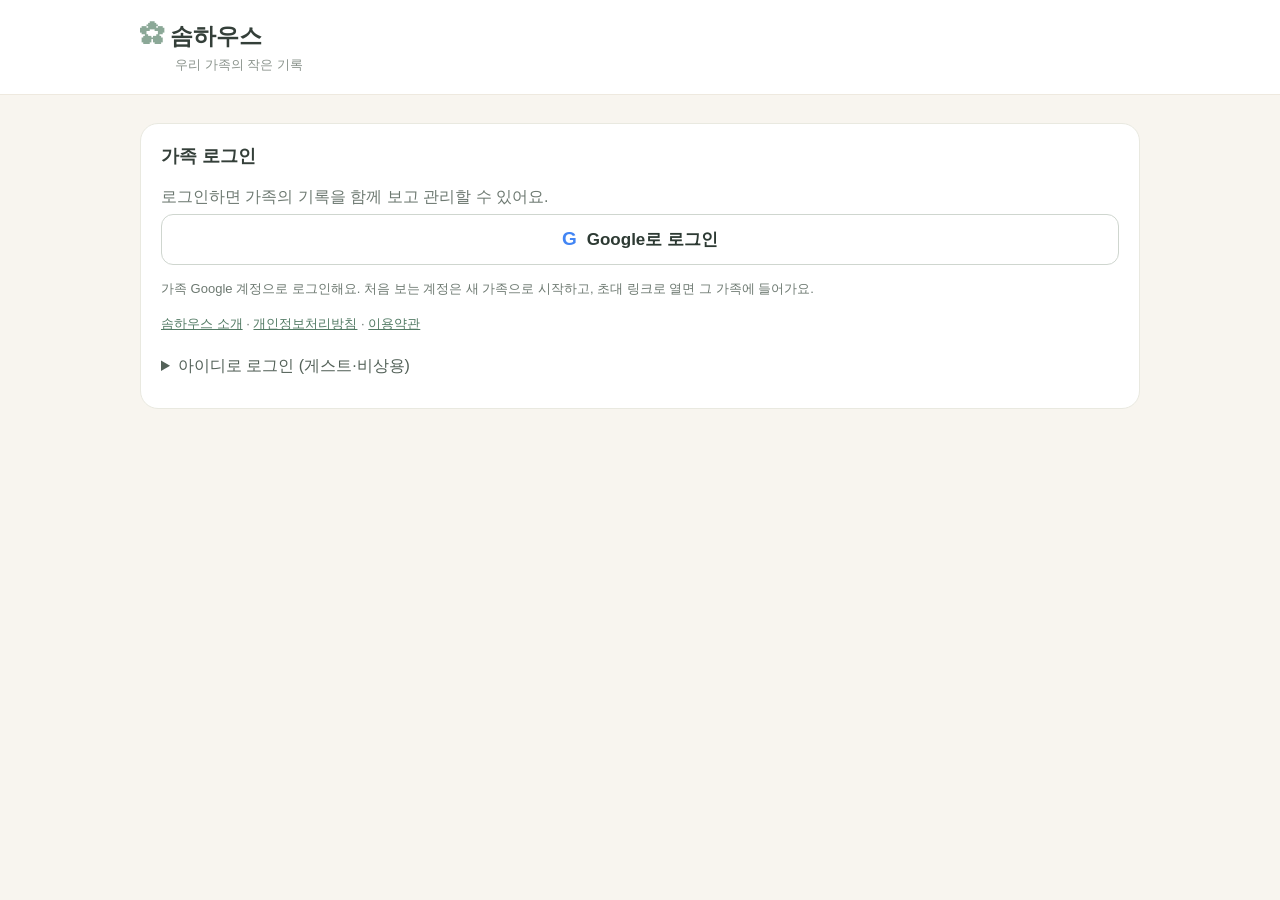
<file: index.html>
<!doctype html>
<html lang="ko">
<head><meta charset="utf-8"><meta name="viewport" content="width=device-width,initial-scale=1"><meta name="theme-color" content="#f8f5ef"><title>솜하우스</title><link rel="manifest" href="manifest.webmanifest"><link rel="icon" href="icon-192.png"><link rel="apple-touch-icon" href="icon-192.png"><link rel="stylesheet" href="style.css?v=items-1"></head>
<body>
<header><div><span class="logo">✿</span> <strong>솜하우스</strong><small>우리 가족의 작은 기록</small></div></header>
<main>
<section id="connection" class="card connection" aria-label="가족 로그인">
<div class="heading">
<h2 id="connection-title">가족 로그인</h2>
<div class="account-actions"><button type="button" id="manage-family" class="plain" hidden>가족 관리</button><button type="button" id="change-password" class="plain" hidden>비밀번호 변경</button><button type="button" id="logout" class="plain" hidden>로그아웃</button></div>
</div>
<p id="connection-status" role="status" aria-live="polite">로그인하면 가족의 기록을 함께 보고 관리할 수 있어요.</p>
<p id="account-status" role="status" hidden></p>
<p id="raw-sources" hidden></p>
<div id="google-status" role="status" hidden></div>
<div id="google-login-box"><button type="button" id="google-login" class="google-login">Google로 로그인</button><p class="caption">가족 Google 계정으로 로그인해요. 처음 보는 계정은 새 가족으로 시작하고, 초대 링크로 열면 그 가족에 들어가요.</p><p class="caption legal-links"><a href="about.html">솜하우스 소개</a> · <a href="privacy.html">개인정보처리방침</a> · <a href="terms.html">이용약관</a></p></div>
<details id="password-login"><summary>아이디로 로그인 (게스트·비상용)</summary><form id="login-form"><label class="field">아이디<input name="username" autocomplete="username" required maxlength="100"></label><label class="field">비밀번호<input name="password" type="password" autocomplete="current-password" required maxlength="256"></label><button type="submit">로그인</button></form></details>
</section>
<nav aria-label="메뉴" hidden><button data-page="home"><span class="ic" aria-hidden="true">🏠</span>홈</button><button data-page="records"><span class="ic" aria-hidden="true">📝</span>기록</button><button data-page="stats"><span class="ic" aria-hidden="true">📊</span>통계</button><button data-page="schedule"><span class="ic" aria-hidden="true">📅</span>일정</button><button data-page="shopping"><span class="ic" aria-hidden="true">🛒</span>구매</button><button data-page="ai"><span class="ic" aria-hidden="true">💬</span>AI</button></nav>
<section id="dashboard" aria-label="가족 달력" hidden></section>
<div id="content"></div>
<section id="ai-panel" aria-labelledby="ai-title" hidden>
<h1 id="ai-title">AI 대화</h1>
<div class="card ai-chat">
<div id="ai-log" class="ai-log" aria-live="polite"></div>
<p id="ai-status" role="status"></p>
<form id="ai-form">
<fieldset id="ai-fields" disabled>
<label class="field">질문<textarea id="ai-question" name="question" required maxlength="2000" placeholder="질문을 입력해 주세요"></textarea></label>
<label id="ai-scope-field" class="field" hidden>참고할 가족 기록 집계<select id="ai-scope" name="scope">
<option value="none">기록 없이 질문만</option>
<option value="feeding">최근 7일 수유 횟수·용량</option>
<option value="sleep">최근 7일 수면 시간·횟수</option>
<option value="diaper">최근 7일 기저귀 횟수</option>
<option value="schedule">오늘부터 7일간 일정 건수</option>
<option value="shopping">구매 예정·완료 건수</option>
</select></label>
<label id="ai-follow-field" class="ai-follow" hidden><input type="checkbox" id="ai-follow" checked> 이전 대화 이어서 묻기<span class="caption">최근 6시간의 질문·답변 5개까지 글만 함께 보내요</span></label>
<div class="actions"><button type="button" class="plain" id="ai-clear" hidden>대화 지우기</button><button type="submit">질문 보내기</button></div>
</fieldset>
</form>
<p class="caption">질문은 선택한 AI 회사로 전송돼요. 가족 기록 집계는 직접 선택한 경우에만 함께 보내요. 이름이나 건강 정보 같은 개인정보는 입력하지 마세요. 대화 기록은 이 기기에만 남아요.</p>
</div>
<div class="card ai-manage">
<h2>AI 연결 관리</h2>
<div id="ai-providers" class="ai-providers" role="radiogroup" aria-label="질문할 AI"></div>
</div>
</section>
</main>
<dialog id="dialog"><form id="form"><div class="formhead"><h2 id="formtitle"></h2><button type="button" id="close" class="plain" aria-label="닫기">✕</button></div><div id="fields"></div><div class="actions"><button type="button" id="delete-item" class="danger" hidden>삭제</button><button type="button" id="cancel" class="secondary">취소</button><button type="submit">저장하기</button></div></form></dialog>
<dialog id="password-dialog" aria-labelledby="password-title">
<form id="password-form">
<h2 id="password-title">비밀번호 변경</h2>
<input name="username" autocomplete="username" hidden>
<label class="field">현재 비밀번호<input name="currentPassword" type="password" autocomplete="current-password" required maxlength="256" autofocus></label>
<label class="field">새 비밀번호<input name="newPassword" type="password" autocomplete="new-password" required minlength="12" maxlength="256" aria-describedby="password-help"></label>
<label class="field">새 비밀번호 확인<input name="confirmPassword" type="password" autocomplete="new-password" required maxlength="256"></label>
<p id="password-help" class="caption">기억하기 쉬운 12자 이상의 문구를 사용할 수 있어요. 변경하면 같은 계정의 다른 기기에서는 다시 로그인해야 해요.</p>
<p id="password-status" role="status"></p>
<div class="actions"><button type="button" id="cancel-password" class="secondary">취소</button><button type="submit">비밀번호 저장</button></div>
</form>
</dialog>
<dialog id="family-dialog" aria-labelledby="family-title">
<h2 id="family-title">가족 관리</h2>
<div id="family-body"><p>불러오고 있어요…</p></div>
<p id="family-status" role="status"></p>
<div class="actions"><button type="button" id="close-family" class="secondary">닫기</button></div>
</dialog>
<div id="toast" role="status" aria-live="polite" hidden></div>
<script src="config.js?v=chatgpt-plan-2" defer></script><script src="service.js?v=onehand-20261120" defer></script><script src="shared.js?v=chatgpt-plan-2" defer></script><script src="ai-direct.js?v=ai-help-1" defer></script><script src="ai-help.js?v=ai-help-1" defer></script><script src="insights.js?v=items-1" defer></script><script src="features.js?v=future-1" defer></script><script src="app.js?v=future-1" defer></script>
</body></html>
</file>
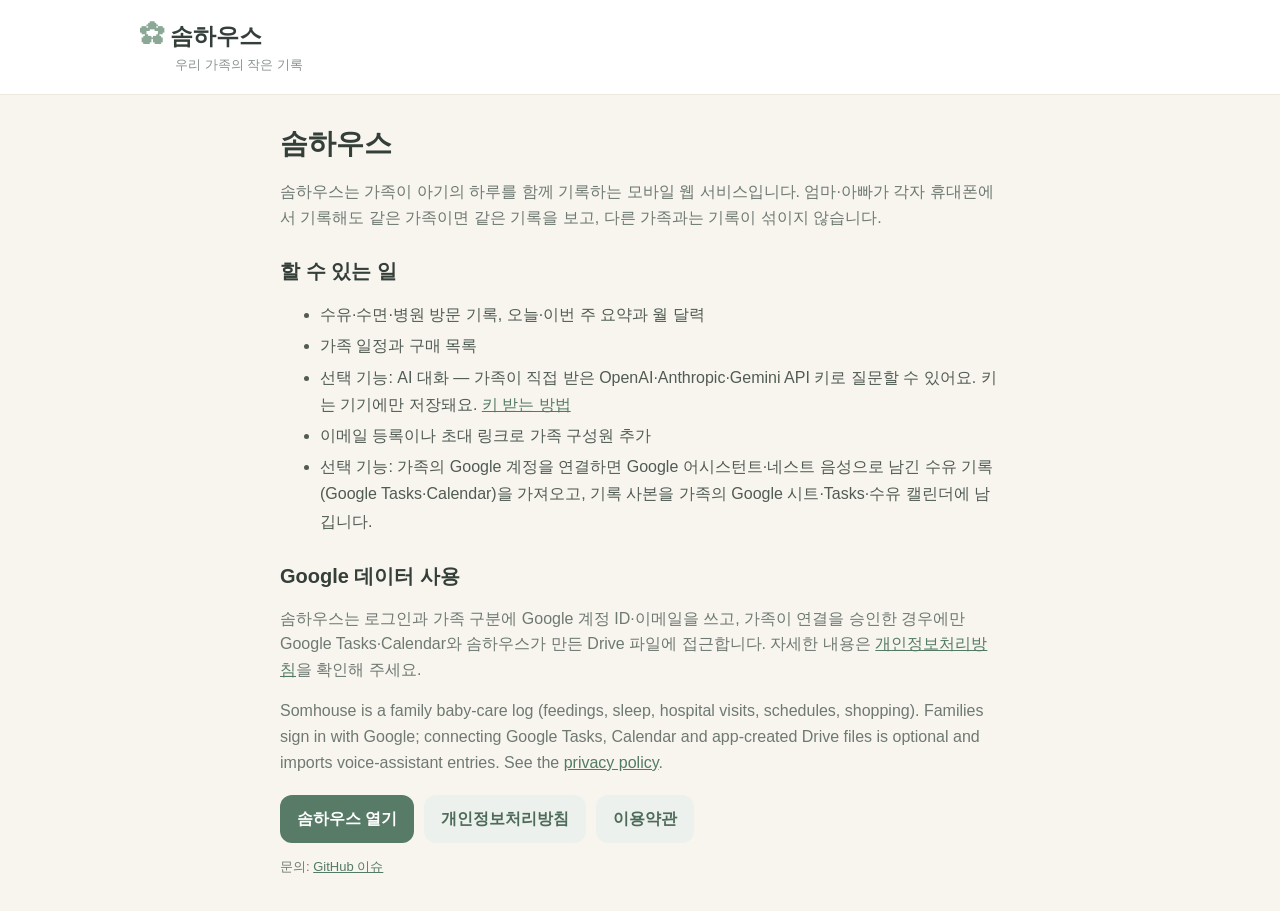
<file: about.html>
<!doctype html>
<html lang="ko">
<head><meta charset="utf-8"><meta name="viewport" content="width=device-width,initial-scale=1"><title>솜하우스 소개</title><link rel="stylesheet" href="style.css?v=policy-20261120"></head>
<body>
<header><div><span class="logo">✿</span> <strong>솜하우스</strong><small>우리 가족의 작은 기록</small></div></header>
<main class="policy">
<h1>솜하우스</h1>
<p>솜하우스는 가족이 아기의 하루를 함께 기록하는 모바일 웹 서비스입니다. 엄마·아빠가 각자 휴대폰에서 기록해도 같은 가족이면 같은 기록을 보고, 다른 가족과는 기록이 섞이지 않습니다.</p>
<h2>할 수 있는 일</h2>
<ul>
<li>수유·수면·병원 방문 기록, 오늘·이번 주 요약과 월 달력</li>
<li>가족 일정과 구매 목록</li>
<li>선택 기능: AI 대화 — 가족이 직접 받은 OpenAI·Anthropic·Gemini API 키로 질문할 수 있어요. 키는 기기에만 저장돼요. <a href="ai-keys.html">키 받는 방법</a></li>
<li>이메일 등록이나 초대 링크로 가족 구성원 추가</li>
<li>선택 기능: 가족의 Google 계정을 연결하면 Google 어시스턴트·네스트 음성으로 남긴 수유 기록(Google Tasks·Calendar)을 가져오고, 기록 사본을 가족의 Google 시트·Tasks·수유 캘린더에 남깁니다.</li>
</ul>
<h2>Google 데이터 사용</h2>
<p>솜하우스는 로그인과 가족 구분에 Google 계정 ID·이메일을 쓰고, 가족이 연결을 승인한 경우에만 Google Tasks·Calendar와 솜하우스가 만든 Drive 파일에 접근합니다. 자세한 내용은 <a href="privacy.html">개인정보처리방침</a>을 확인해 주세요.</p>
<p lang="en">Somhouse is a family baby-care log (feedings, sleep, hospital visits, schedules, shopping). Families sign in with Google; connecting Google Tasks, Calendar and app-created Drive files is optional and imports voice-assistant entries. See the <a href="privacy.html">privacy policy</a>.</p>
<div class="actions" style="justify-content:flex-start"><a class="button" href="./">솜하우스 열기</a><a class="button secondary" href="privacy.html">개인정보처리방침</a><a class="button secondary" href="terms.html">이용약관</a></div>
<p class="caption">문의: <a href="https://github.com/SsOoMmProject/somhouse/issues" target="_blank" rel="noopener noreferrer">GitHub 이슈</a></p>
</main>
</body></html>
</file>
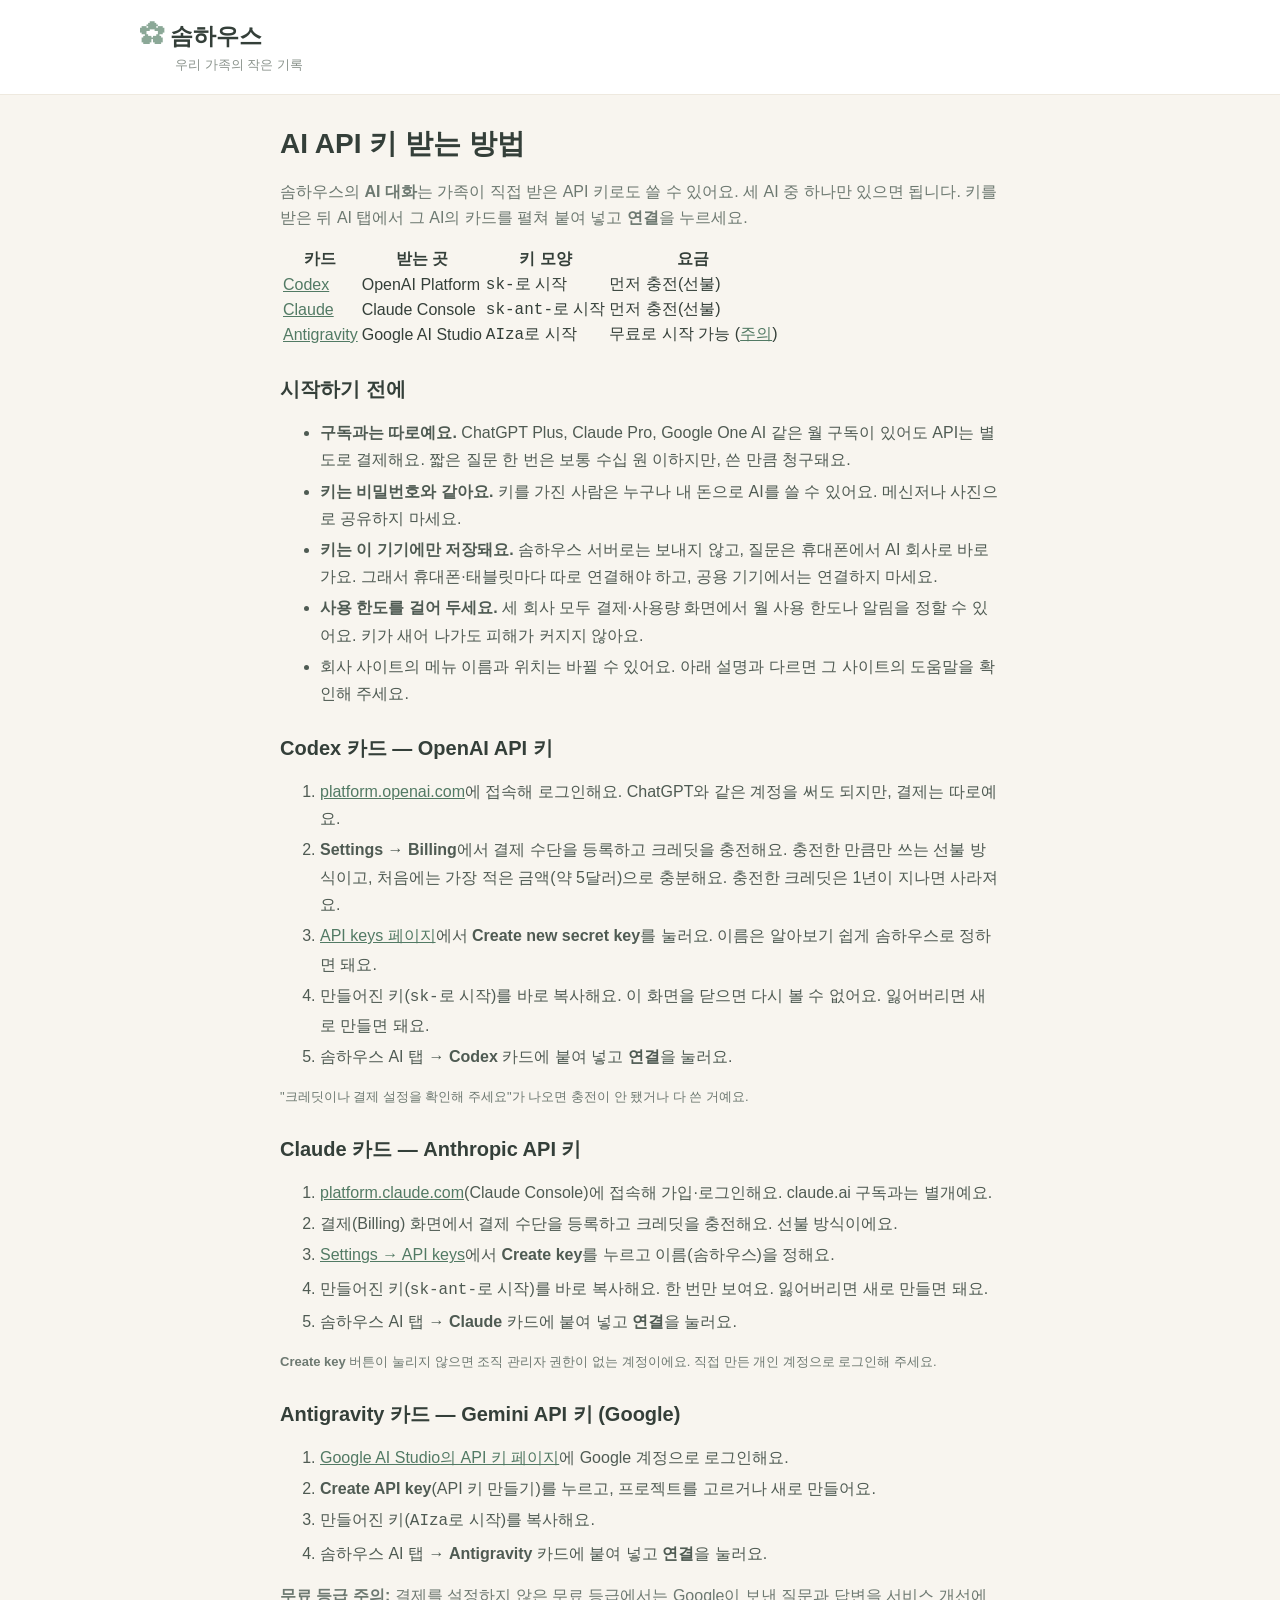
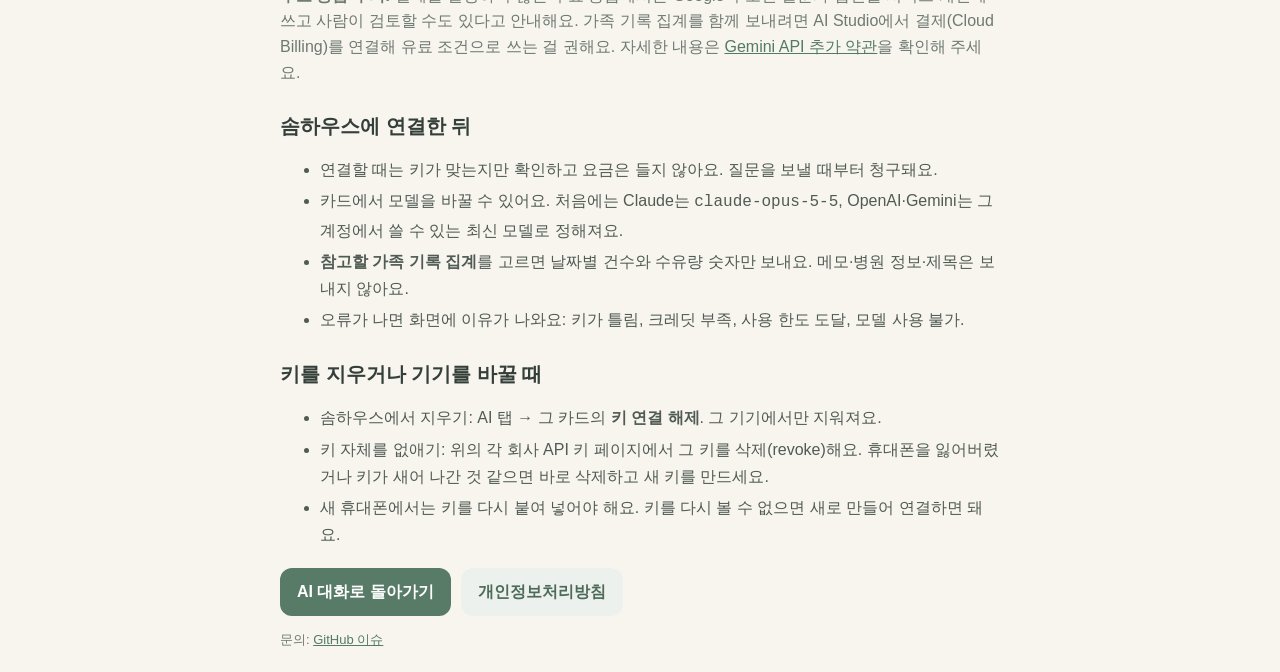
<file: ai-keys.html>
<!doctype html>
<html lang="ko">
<head><meta charset="utf-8"><meta name="viewport" content="width=device-width,initial-scale=1"><title>AI API 키 받는 방법 · 솜하우스</title><link rel="stylesheet" href="style.css?v=aikeys-20261120"></head>
<body>
<header><div><span class="logo">✿</span> <strong>솜하우스</strong><small>우리 가족의 작은 기록</small></div></header>
<main class="policy">
<h1>AI API 키 받는 방법</h1>
<p>솜하우스의 <strong>AI 대화</strong>는 가족이 직접 받은 API 키로도 쓸 수 있어요. 세 AI 중 하나만 있으면 됩니다. 키를 받은 뒤 AI 탭에서 그 AI의 카드를 펼쳐 붙여 넣고 <strong>연결</strong>을 누르세요.</p>

<table class="key-table">
<thead><tr><th>카드</th><th>받는 곳</th><th>키 모양</th><th>요금</th></tr></thead>
<tbody>
<tr><td><a href="#openai">Codex</a></td><td>OpenAI Platform</td><td><code>sk-</code>로 시작</td><td>먼저 충전(선불)</td></tr>
<tr><td><a href="#anthropic">Claude</a></td><td>Claude Console</td><td><code>sk-ant-</code>로 시작</td><td>먼저 충전(선불)</td></tr>
<tr><td><a href="#gemini">Antigravity</a></td><td>Google AI Studio</td><td><code>AIza</code>로 시작</td><td>무료로 시작 가능 (<a href="#gemini-free">주의</a>)</td></tr>
</tbody>
</table>

<h2 id="before">시작하기 전에</h2>
<ul>
<li><strong>구독과는 따로예요.</strong> ChatGPT Plus, Claude Pro, Google One AI 같은 월 구독이 있어도 API는 별도로 결제해요. 짧은 질문 한 번은 보통 수십 원 이하지만, 쓴 만큼 청구돼요.</li>
<li><strong>키는 비밀번호와 같아요.</strong> 키를 가진 사람은 누구나 내 돈으로 AI를 쓸 수 있어요. 메신저나 사진으로 공유하지 마세요.</li>
<li><strong>키는 이 기기에만 저장돼요.</strong> 솜하우스 서버로는 보내지 않고, 질문은 휴대폰에서 AI 회사로 바로 가요. 그래서 휴대폰·태블릿마다 따로 연결해야 하고, 공용 기기에서는 연결하지 마세요.</li>
<li><strong>사용 한도를 걸어 두세요.</strong> 세 회사 모두 결제·사용량 화면에서 월 사용 한도나 알림을 정할 수 있어요. 키가 새어 나가도 피해가 커지지 않아요.</li>
<li>회사 사이트의 메뉴 이름과 위치는 바뀔 수 있어요. 아래 설명과 다르면 그 사이트의 도움말을 확인해 주세요.</li>
</ul>

<h2 id="openai">Codex 카드 — OpenAI API 키</h2>
<ol>
<li><a href="https://platform.openai.com/" target="_blank" rel="noopener noreferrer">platform.openai.com</a>에 접속해 로그인해요. ChatGPT와 같은 계정을 써도 되지만, 결제는 따로예요.</li>
<li><strong>Settings → Billing</strong>에서 결제 수단을 등록하고 크레딧을 충전해요. 충전한 만큼만 쓰는 선불 방식이고, 처음에는 가장 적은 금액(약 5달러)으로 충분해요. 충전한 크레딧은 1년이 지나면 사라져요.</li>
<li><a href="https://platform.openai.com/api-keys" target="_blank" rel="noopener noreferrer">API keys 페이지</a>에서 <strong>Create new secret key</strong>를 눌러요. 이름은 알아보기 쉽게 <code>솜하우스</code>로 정하면 돼요.</li>
<li>만들어진 키(<code>sk-</code>로 시작)를 바로 복사해요. 이 화면을 닫으면 다시 볼 수 없어요. 잃어버리면 새로 만들면 돼요.</li>
<li>솜하우스 AI 탭 → <strong>Codex</strong> 카드에 붙여 넣고 <strong>연결</strong>을 눌러요.</li>
</ol>
<p class="caption">"크레딧이나 결제 설정을 확인해 주세요"가 나오면 충전이 안 됐거나 다 쓴 거예요.</p>

<h2 id="anthropic">Claude 카드 — Anthropic API 키</h2>
<ol>
<li><a href="https://platform.claude.com/" target="_blank" rel="noopener noreferrer">platform.claude.com</a>(Claude Console)에 접속해 가입·로그인해요. claude.ai 구독과는 별개예요.</li>
<li>결제(Billing) 화면에서 결제 수단을 등록하고 크레딧을 충전해요. 선불 방식이에요.</li>
<li><a href="https://platform.claude.com/settings/keys" target="_blank" rel="noopener noreferrer">Settings → API keys</a>에서 <strong>Create key</strong>를 누르고 이름(<code>솜하우스</code>)을 정해요.</li>
<li>만들어진 키(<code>sk-ant-</code>로 시작)를 바로 복사해요. 한 번만 보여요. 잃어버리면 새로 만들면 돼요.</li>
<li>솜하우스 AI 탭 → <strong>Claude</strong> 카드에 붙여 넣고 <strong>연결</strong>을 눌러요.</li>
</ol>
<p class="caption"><strong>Create key</strong> 버튼이 눌리지 않으면 조직 관리자 권한이 없는 계정이에요. 직접 만든 개인 계정으로 로그인해 주세요.</p>

<h2 id="gemini">Antigravity 카드 — Gemini API 키 (Google)</h2>
<ol>
<li><a href="https://aistudio.google.com/apikey" target="_blank" rel="noopener noreferrer">Google AI Studio의 API 키 페이지</a>에 Google 계정으로 로그인해요.</li>
<li><strong>Create API key</strong>(API 키 만들기)를 누르고, 프로젝트를 고르거나 새로 만들어요.</li>
<li>만들어진 키(<code>AIza</code>로 시작)를 복사해요.</li>
<li>솜하우스 AI 탭 → <strong>Antigravity</strong> 카드에 붙여 넣고 <strong>연결</strong>을 눌러요.</li>
</ol>
<p id="gemini-free"><strong>무료 등급 주의:</strong> 결제를 설정하지 않은 무료 등급에서는 Google이 보낸 질문과 답변을 서비스 개선에 쓰고 사람이 검토할 수도 있다고 안내해요. 가족 기록 집계를 함께 보내려면 AI Studio에서 결제(Cloud Billing)를 연결해 유료 조건으로 쓰는 걸 권해요. 자세한 내용은 <a href="https://ai.google.dev/gemini-api/terms" target="_blank" rel="noopener noreferrer">Gemini API 추가 약관</a>을 확인해 주세요.</p>

<h2 id="connect">솜하우스에 연결한 뒤</h2>
<ul>
<li>연결할 때는 키가 맞는지만 확인하고 요금은 들지 않아요. 질문을 보낼 때부터 청구돼요.</li>
<li>카드에서 모델을 바꿀 수 있어요. 처음에는 Claude는 <code>claude-opus-5-5</code>, OpenAI·Gemini는 그 계정에서 쓸 수 있는 최신 모델로 정해져요.</li>
<li><strong>참고할 가족 기록 집계</strong>를 고르면 날짜별 건수와 수유량 숫자만 보내요. 메모·병원 정보·제목은 보내지 않아요.</li>
<li>오류가 나면 화면에 이유가 나와요: 키가 틀림, 크레딧 부족, 사용 한도 도달, 모델 사용 불가.</li>
</ul>

<h2 id="remove">키를 지우거나 기기를 바꿀 때</h2>
<ul>
<li>솜하우스에서 지우기: AI 탭 → 그 카드의 <strong>키 연결 해제</strong>. 그 기기에서만 지워져요.</li>
<li>키 자체를 없애기: 위의 각 회사 API 키 페이지에서 그 키를 삭제(revoke)해요. 휴대폰을 잃어버렸거나 키가 새어 나간 것 같으면 바로 삭제하고 새 키를 만드세요.</li>
<li>새 휴대폰에서는 키를 다시 붙여 넣어야 해요. 키를 다시 볼 수 없으면 새로 만들어 연결하면 돼요.</li>
</ul>

<div class="actions" style="justify-content:flex-start"><a class="button" href="./#ai">AI 대화로 돌아가기</a><a class="button secondary" href="privacy.html">개인정보처리방침</a></div>
<p class="caption">문의: <a href="https://github.com/SsOoMmProject/somhouse/issues" target="_blank" rel="noopener noreferrer">GitHub 이슈</a></p>
</main>
</body></html>
</file>
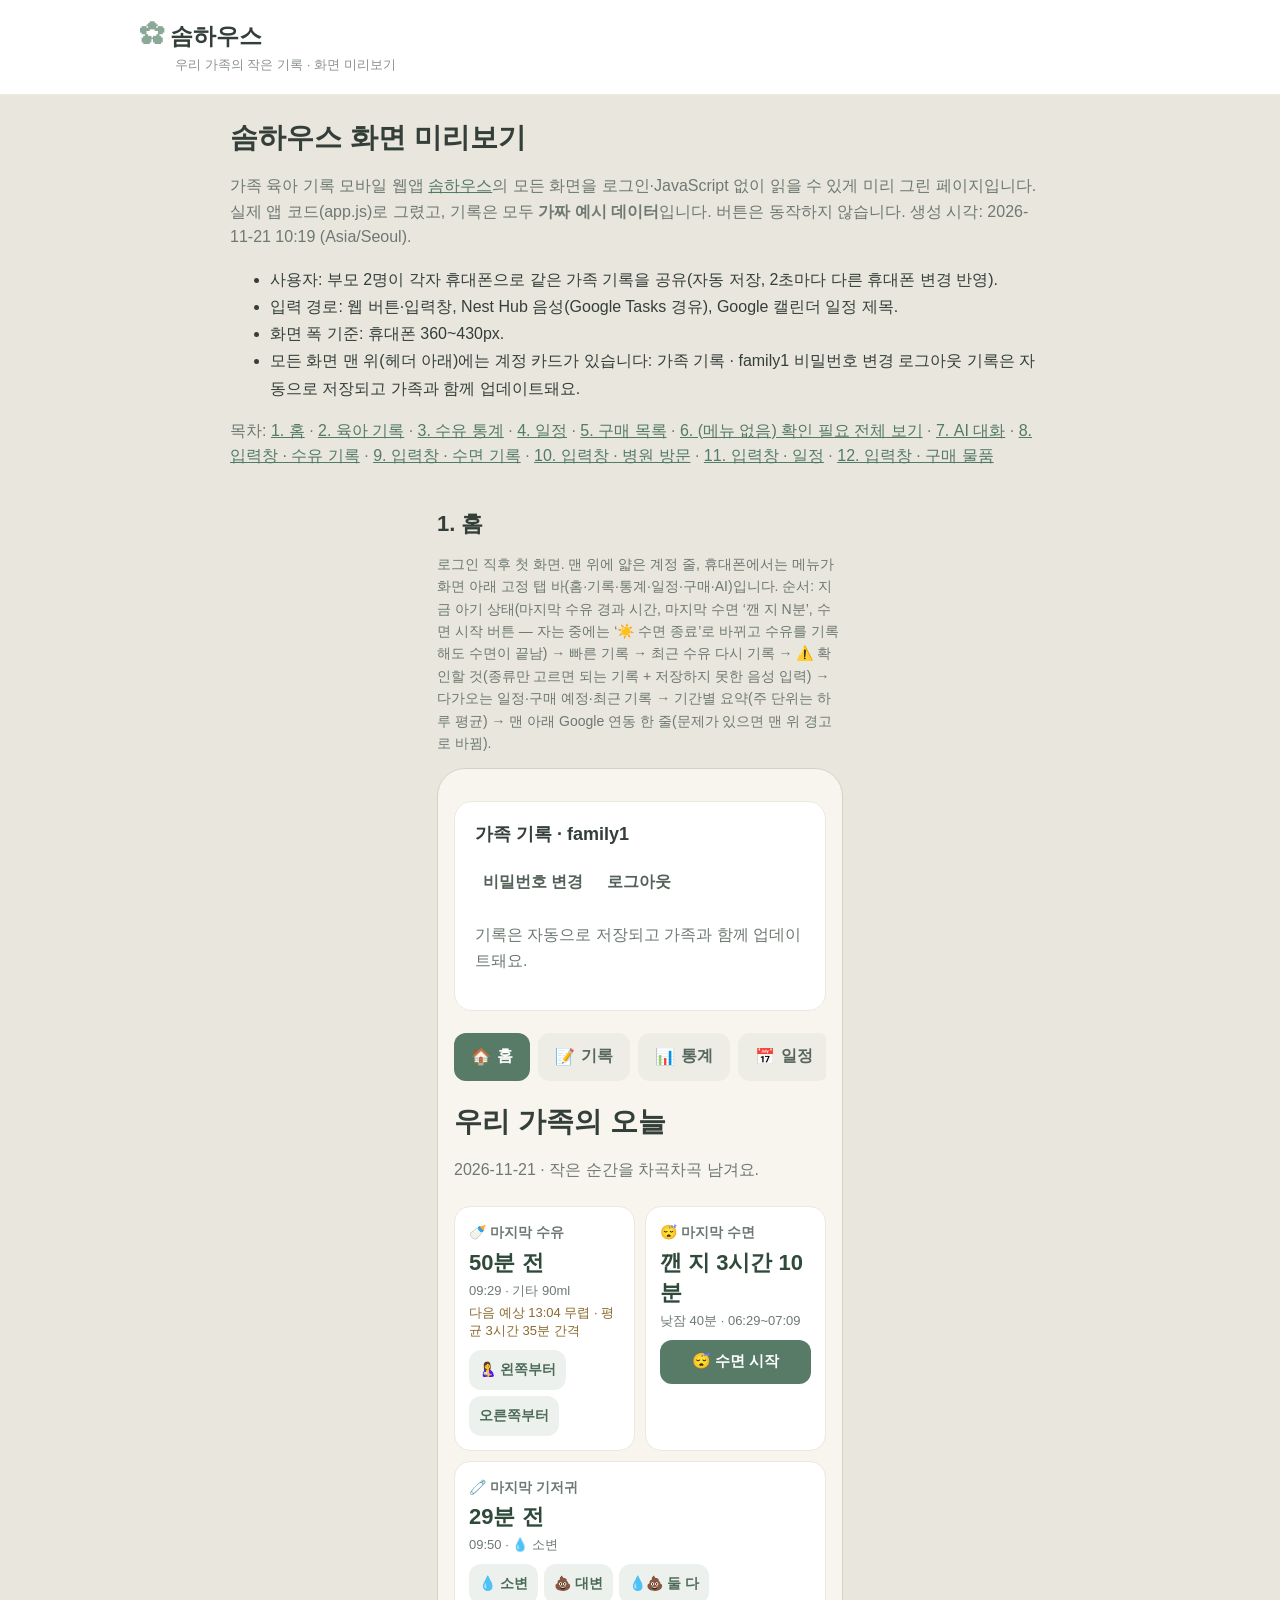
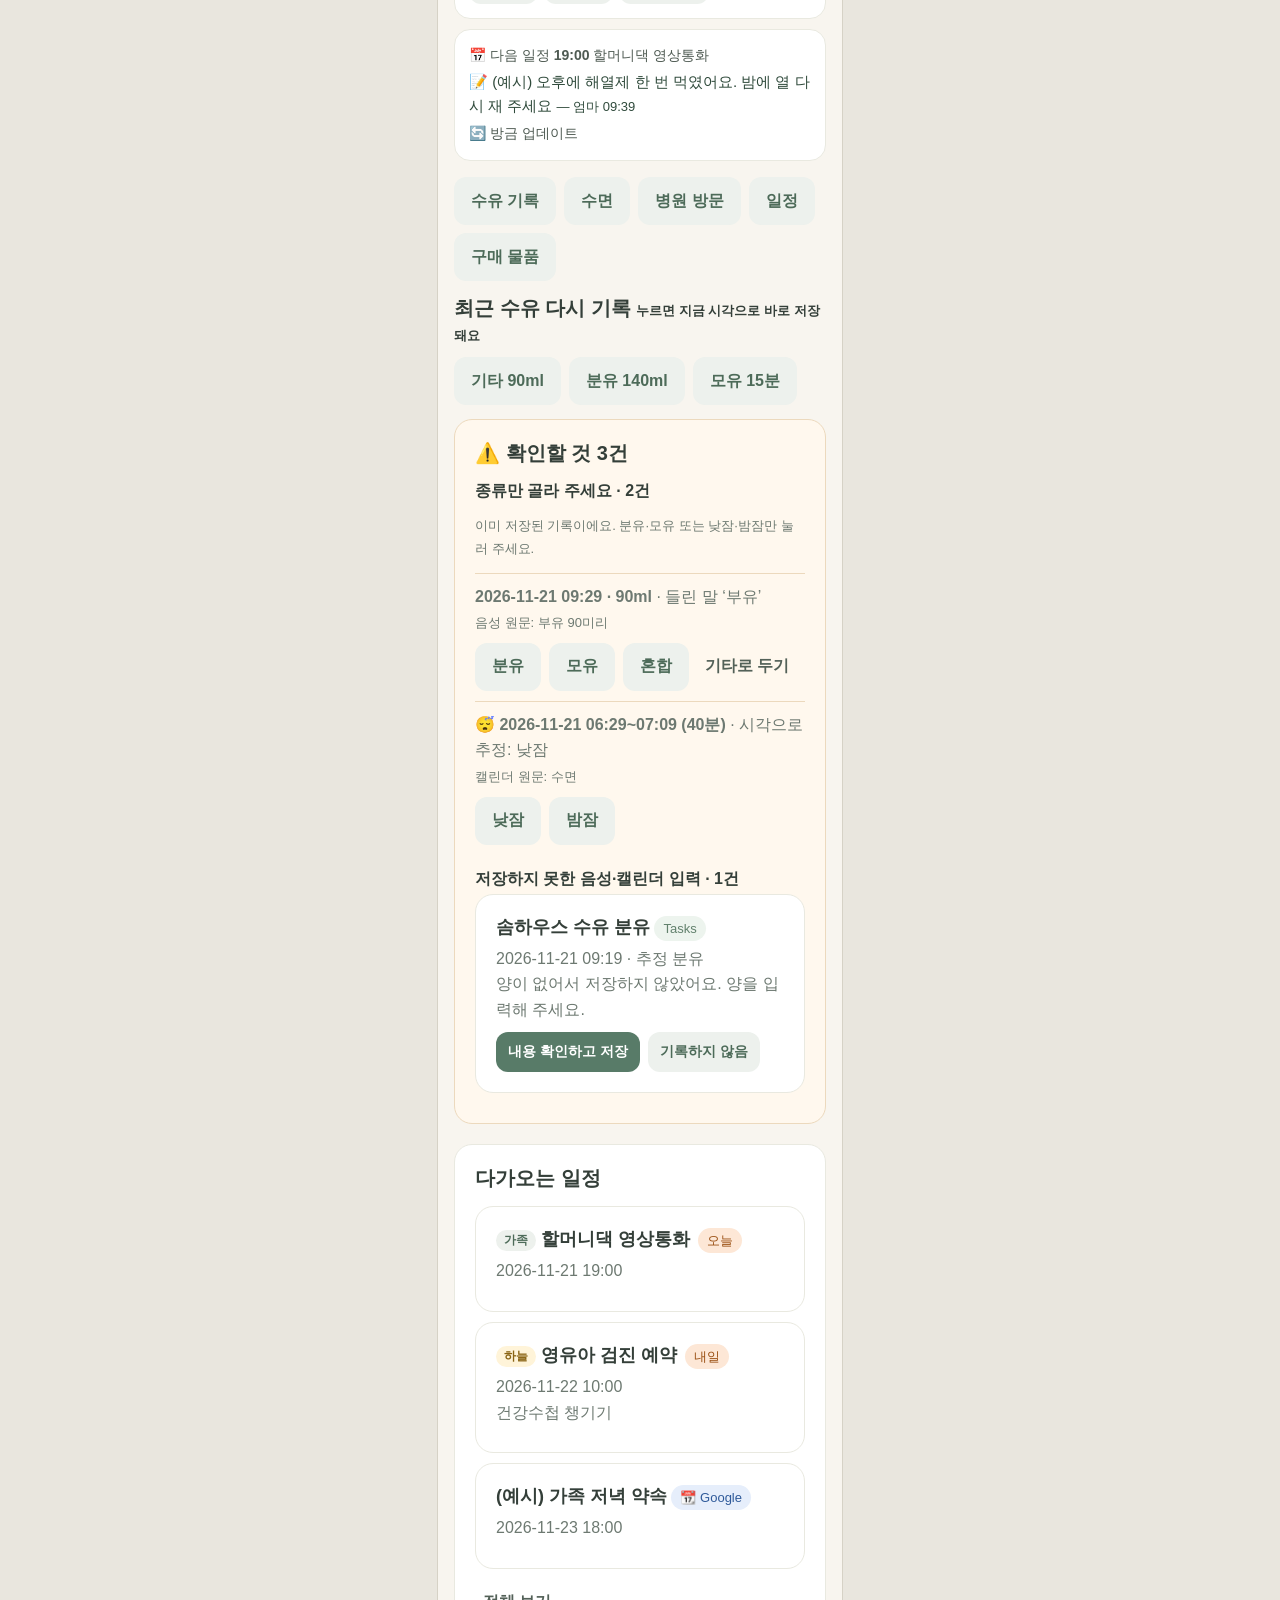
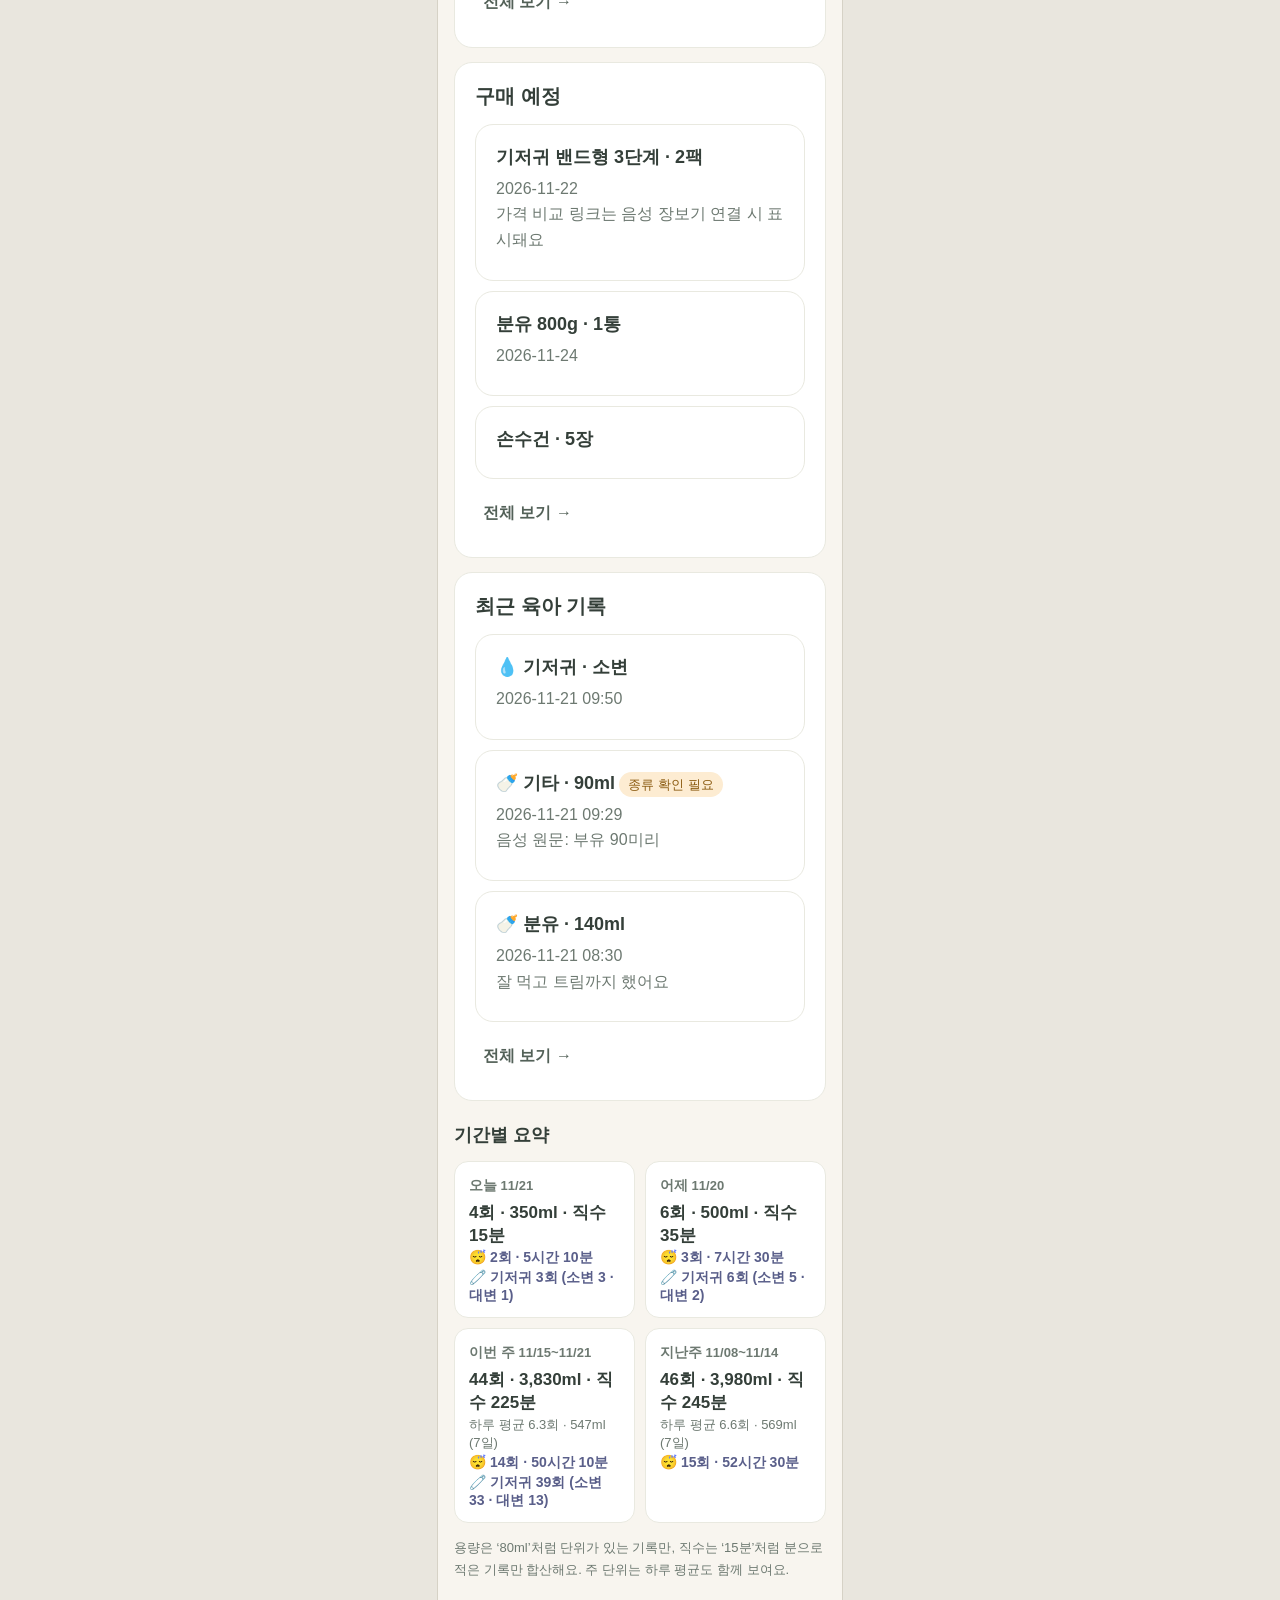
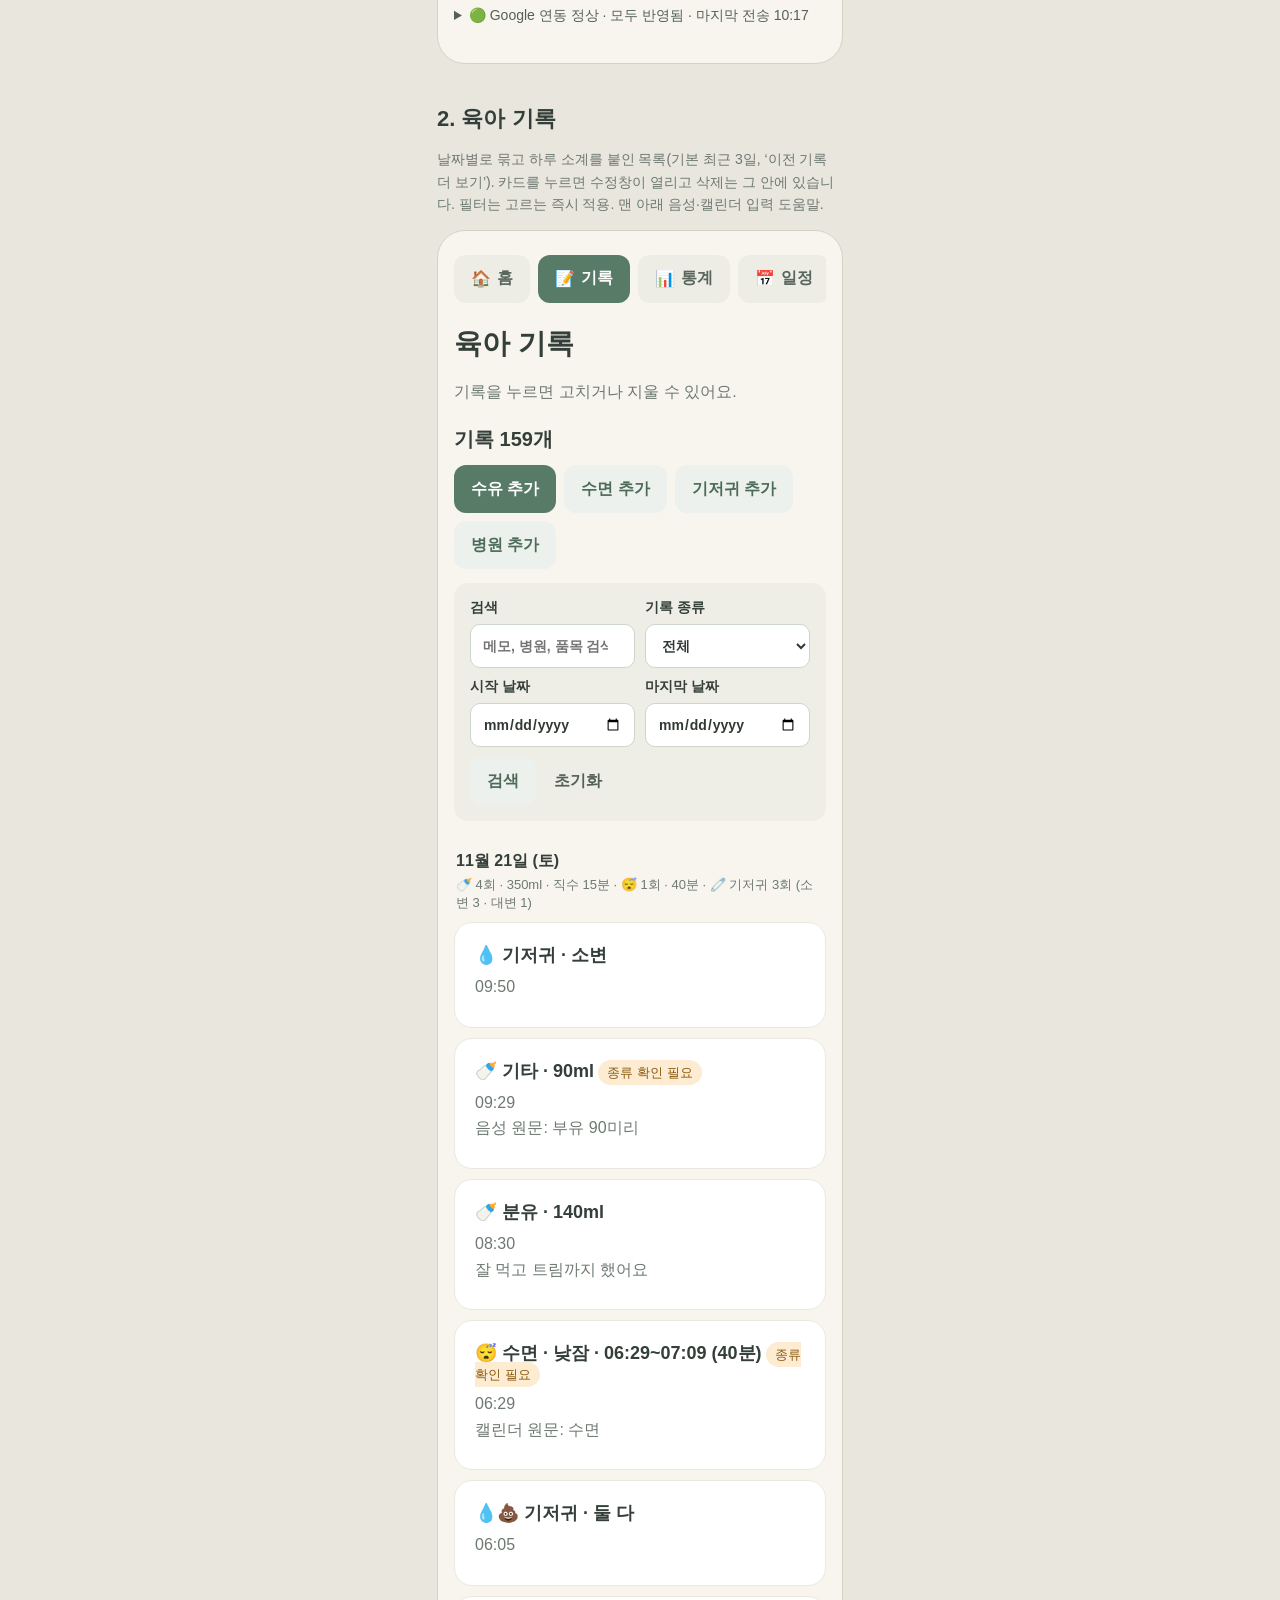
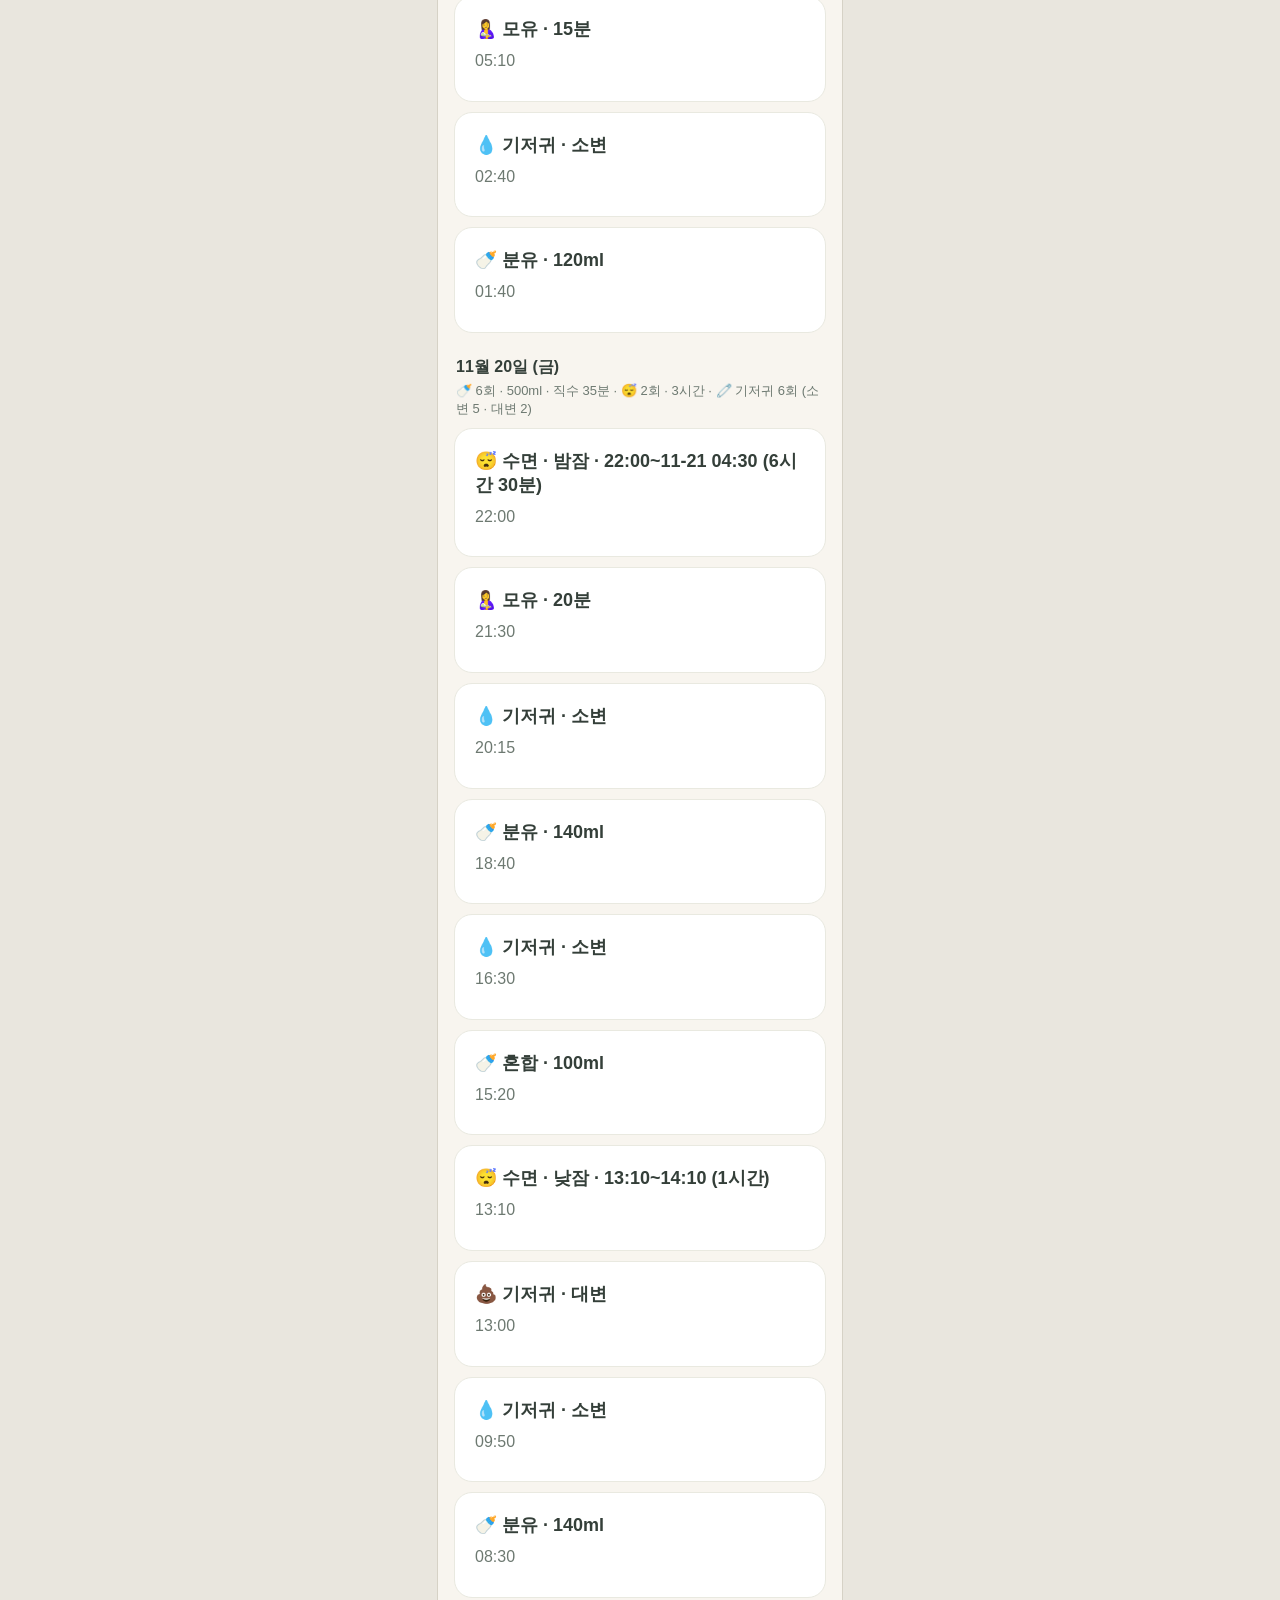
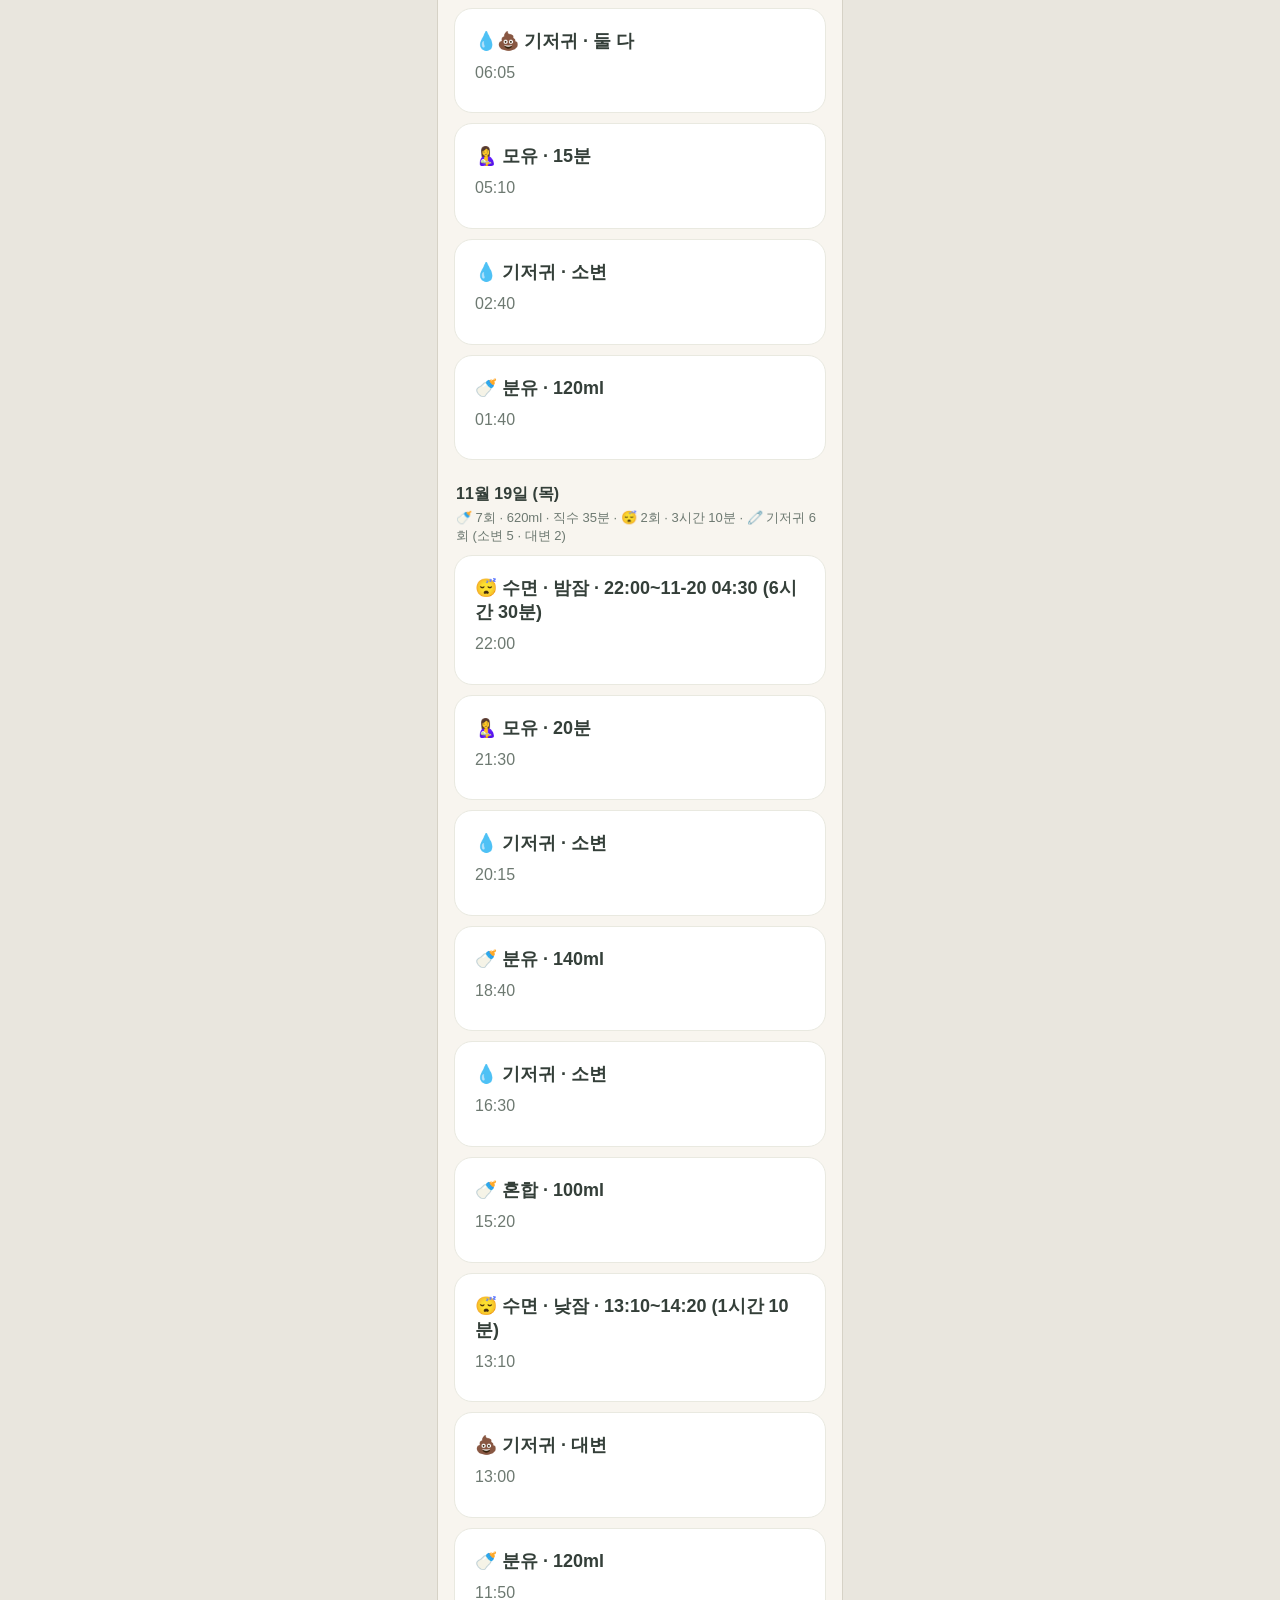
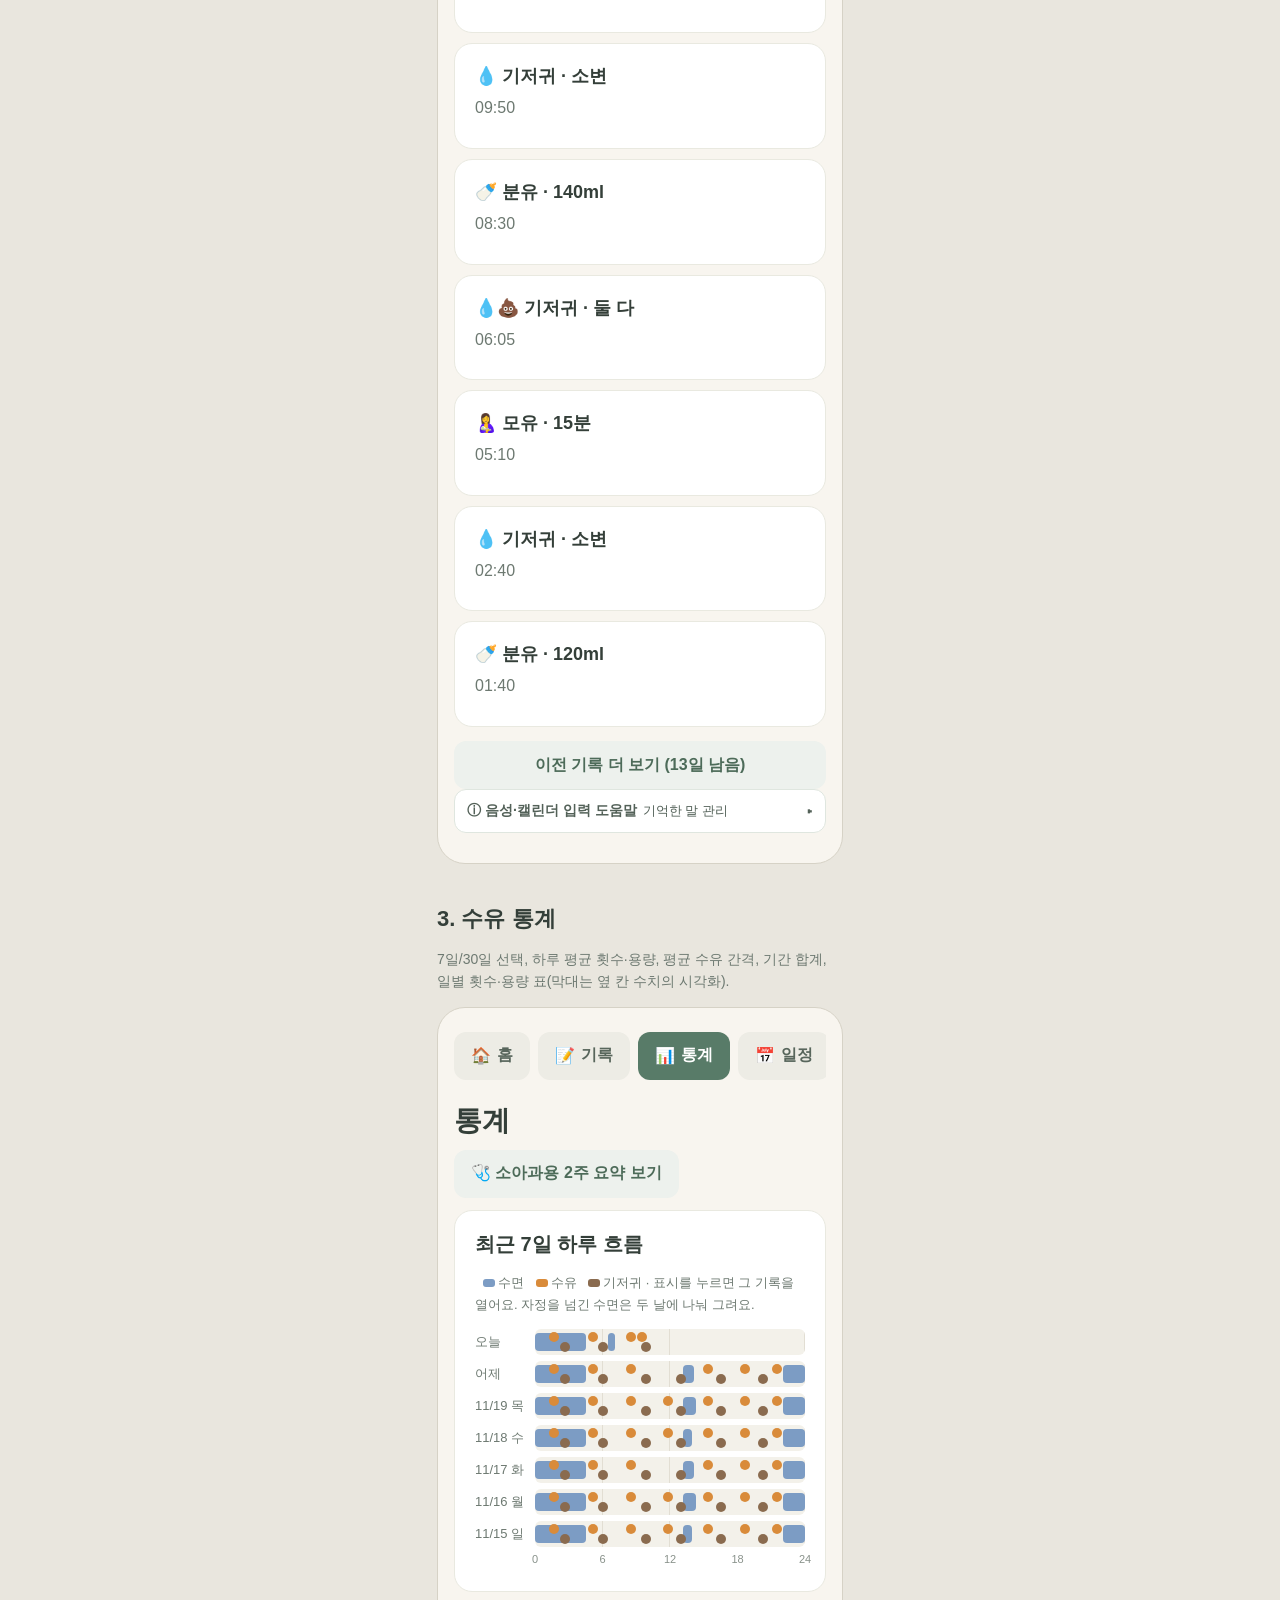
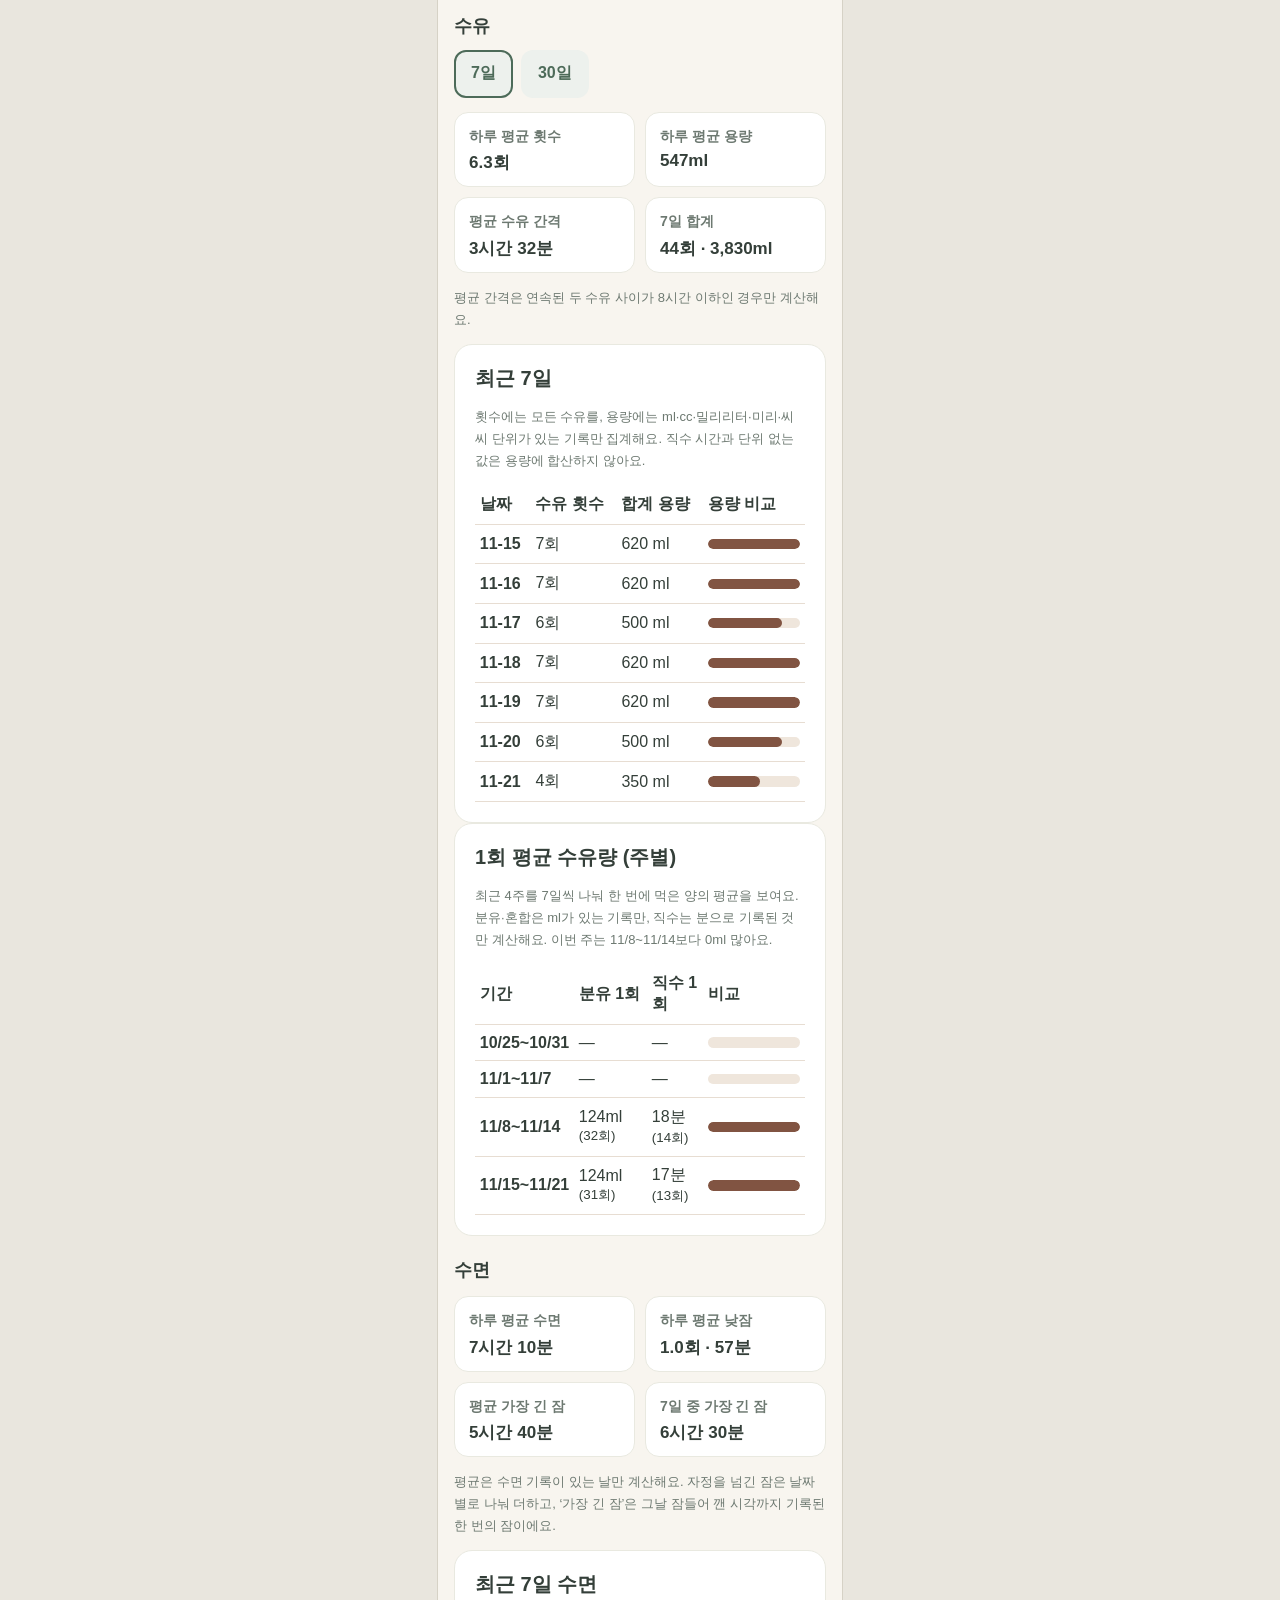
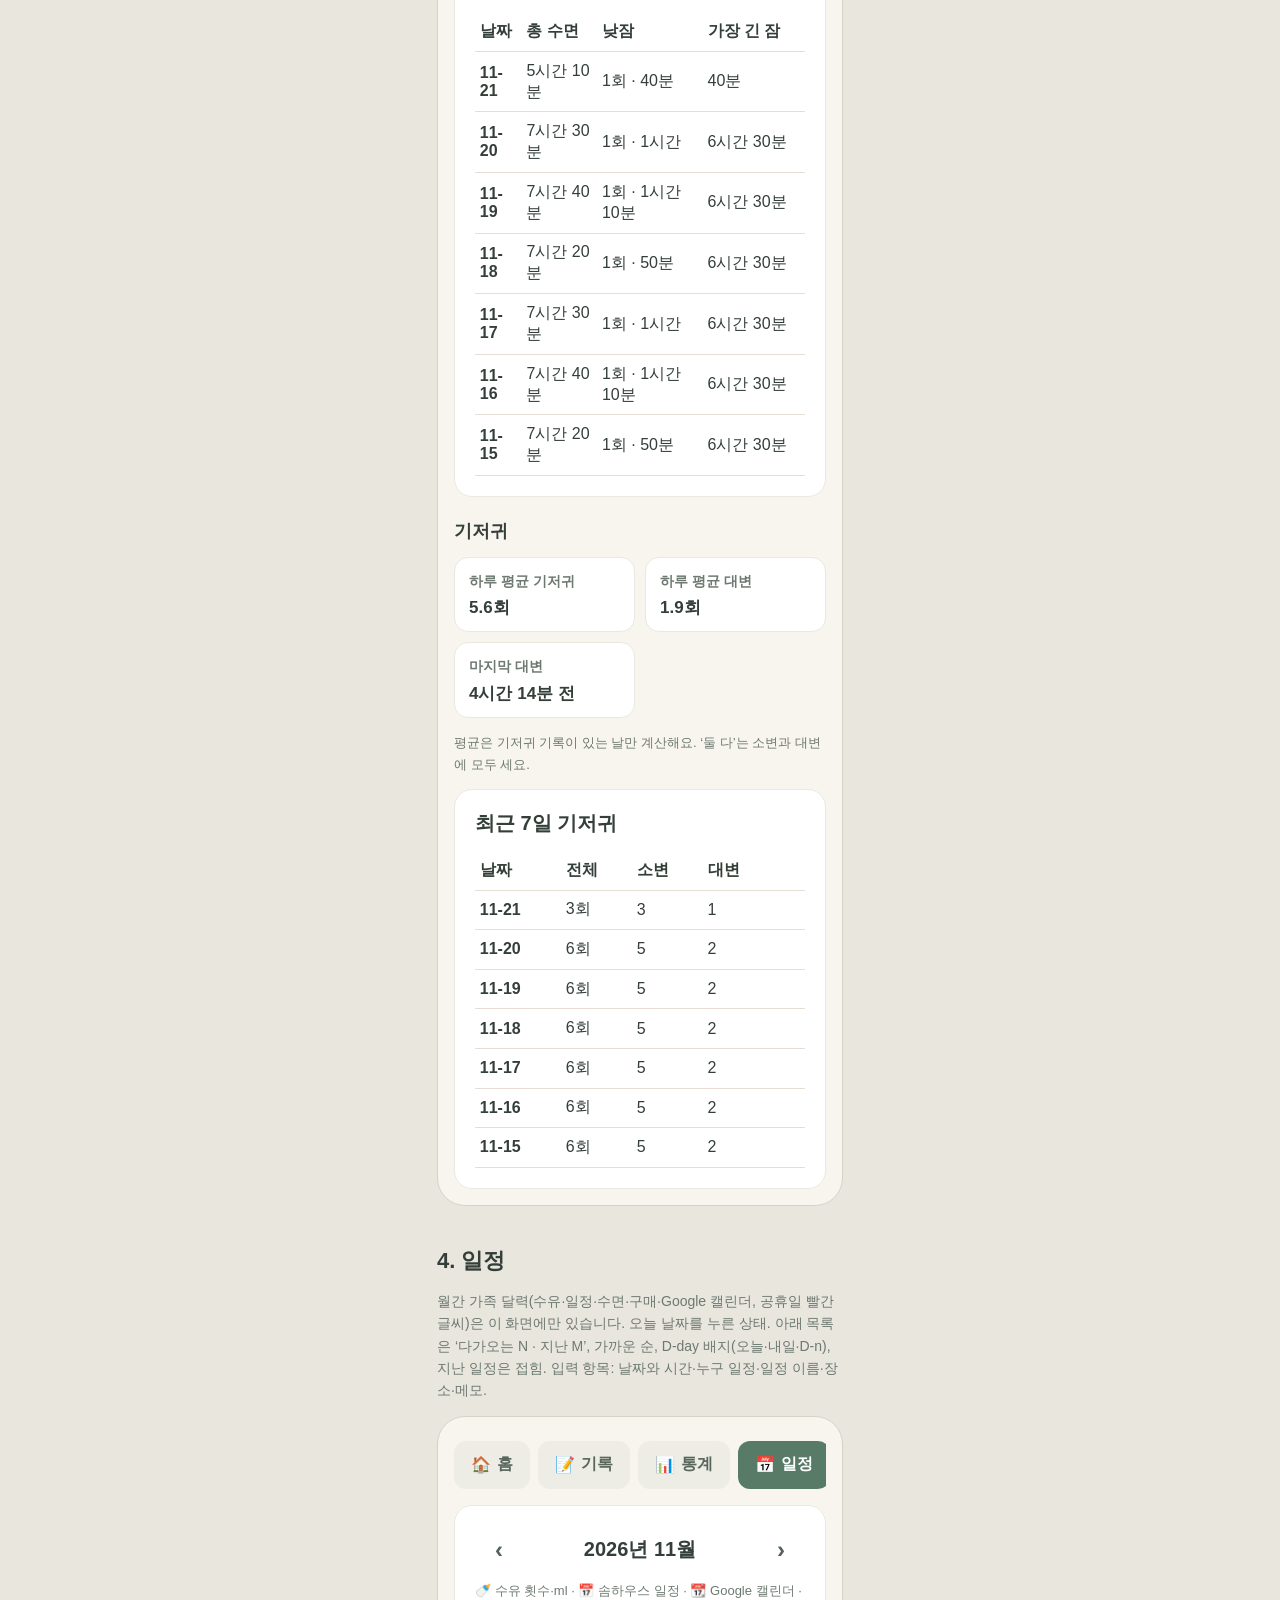
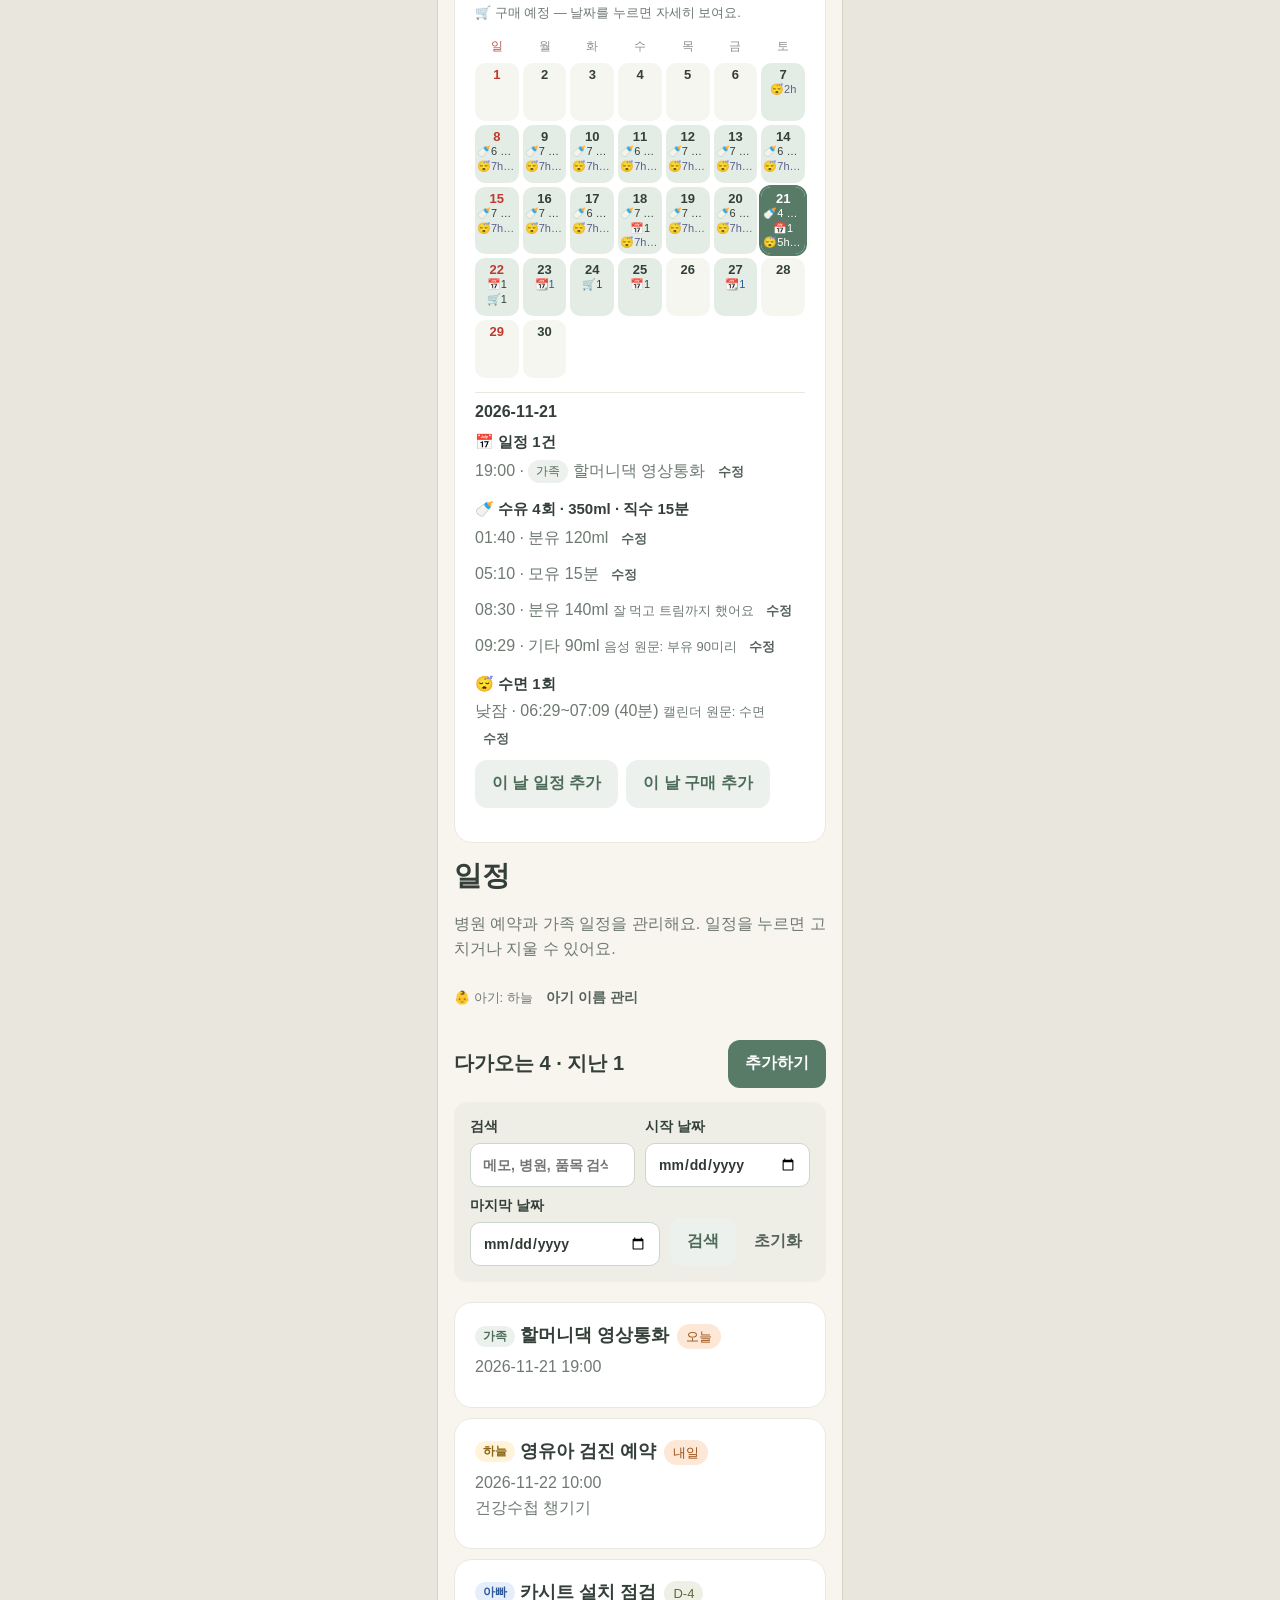
<file: preview.html>
<!doctype html>
<html lang="ko"><head><meta charset="utf-8"><meta name="viewport" content="width=device-width,initial-scale=1"><title>솜하우스 화면 미리보기 (예시 데이터)</title><link rel="stylesheet" href="style.css">
<style>body{background:#e9e6de}.preview-intro{max-width:860px;margin:24px auto;padding:0 20px}.preview-intro li{line-height:1.7}.preview-screen{max-width:430px;margin:40px auto;padding:0 12px}.preview-title{font-size:22px}.preview-note{font-size:14px}.phone{background:#f8f5ef;border:1px solid #d6d2c6;border-radius:28px;overflow:hidden;padding-top:8px}.phone main{padding:16px}.dialog{background:#fff;margin:16px;border-radius:20px;padding:24px}nav{display:flex;gap:8px;overflow-x:auto;padding-bottom:12px}</style></head>
<body><header><div><span class="logo">✿</span> <strong>솜하우스</strong><small>우리 가족의 작은 기록 · 화면 미리보기</small></div></header>
<section class="preview-intro"><h1>솜하우스 화면 미리보기</h1>
<p>가족 육아 기록 모바일 웹앱 <a href="https://ssoommproject.github.io/somhouse/">솜하우스</a>의 모든 화면을 로그인·JavaScript 없이 읽을 수 있게 미리 그린 페이지입니다. 실제 앱 코드(app.js)로 그렸고, 기록은 모두 <strong>가짜 예시 데이터</strong>입니다. 버튼은 동작하지 않습니다. 생성 시각: 2026-11-21 10:19 (Asia/Seoul).</p>
<ul><li>사용자: 부모 2명이 각자 휴대폰으로 같은 가족 기록을 공유(자동 저장, 2초마다 다른 휴대폰 변경 반영).</li><li>입력 경로: 웹 버튼·입력창, Nest Hub 음성(Google Tasks 경유), Google 캘린더 일정 제목.</li><li>화면 폭 기준: 휴대폰 360~430px.</li><li>모든 화면 맨 위(헤더 아래)에는 계정 카드가 있습니다: 가족 기록 · family1 비밀번호 변경 로그아웃 기록은 자동으로 저장되고 가족과 함께 업데이트돼요.</li></ul>
<p>목차: <a href="#screen-home">1. 홈</a> · <a href="#screen-records">2. 육아 기록</a> · <a href="#screen-stats">3. 수유 통계</a> · <a href="#screen-schedule">4. 일정</a> · <a href="#screen-shopping">5. 구매 목록</a> · <a href="#screen-review">6. (메뉴 없음) 확인 필요 전체 보기</a> · <a href="#screen-ai">7. AI 대화</a> · <a href="#form-feeding">8. 입력창 · 수유 기록</a> · <a href="#form-sleep">9. 입력창 · 수면 기록</a> · <a href="#form-hospital">10. 입력창 · 병원 방문</a> · <a href="#form-schedule">11. 입력창 · 일정</a> · <a href="#form-shopping">12. 입력창 · 구매 물품</a></p></section>
<article class="preview-screen" id="screen-home"><h2 class="preview-title">1. 홈</h2><p class="preview-note">로그인 직후 첫 화면. 맨 위에 얇은 계정 줄, 휴대폰에서는 메뉴가 화면 아래 고정 탭 바(홈·기록·통계·일정·구매·AI)입니다. 순서: 지금 아기 상태(마지막 수유 경과 시간, 마지막 수면 ‘깬 지 N분’, 수면 시작 버튼 — 자는 중에는 ‘☀️ 수면 종료’로 바뀌고 수유를 기록해도 수면이 끝남) → 빠른 기록 → 최근 수유 다시 기록 → ⚠️ 확인할 것(종류만 고르면 되는 기록 + 저장하지 못한 음성 입력) → 다가오는 일정·구매 예정·최근 기록 → 기간별 요약(주 단위는 하루 평균) → 맨 아래 Google 연동 한 줄(문제가 있으면 맨 위 경고로 바뀜).</p><div class="phone"><main><section class="card connection"><div class="heading"><h2>가족 기록 · family1</h2><div class="account-actions"><button type="button" class="plain">비밀번호 변경</button><button type="button" class="plain">로그아웃</button></div></div><p>기록은 자동으로 저장되고 가족과 함께 업데이트돼요.</p><div id="google-status"></div></section><nav aria-label="메뉴"><button data-page="home" class="active" aria-current="page"><span class="ic" aria-hidden="true">🏠</span>홈</button><button data-page="records"><span class="ic" aria-hidden="true">📝</span>기록</button><button data-page="stats"><span class="ic" aria-hidden="true">📊</span>통계</button><button data-page="schedule"><span class="ic" aria-hidden="true">📅</span>일정</button><button data-page="shopping"><span class="ic" aria-hidden="true">🛒</span>구매</button><button data-page="ai"><span class="ic" aria-hidden="true">💬</span>AI</button></nav><div id="content"><h1>우리 가족의 오늘</h1><p class="intro">2026-11-21 · 작은 순간을 차곡차곡 남겨요.</p><section class="now-card" aria-label="지금 아기 상태"><div><p>🍼 마지막 수유</p><strong>50분 전</strong><span>09:29 · 기타 90ml</span><span class="guess">다음 예상 13:04 무렵 · 평균 3시간 35분 간격</span><div class="tile-actions"><button class="secondary small" data-timer="start" data-side="좌">🤱 왼쪽부터</button><button class="secondary small" data-timer="start" data-side="우">오른쪽부터</button></div></div><div><p>😴 마지막 수면</p><strong>깬 지 3시간 10분</strong><span>낮잠 40분 · 06:29~07:09</span><button class="sleep-toggle" data-sleep-start="1">😴 수면 시작</button></div><div class="diaper-tile"><p>🧷 마지막 기저귀</p><strong>29분 전</strong><span>09:50 · 💧 소변</span><div class="tile-actions"><button class="secondary small" data-diaper="소변">💧 소변</button><button class="secondary small" data-diaper="대변">💩 대변</button><button class="secondary small" data-diaper="둘 다">💧💩 둘 다</button></div></div></section><section class="handoff" aria-label="교대 메모"><p>📅 다음 일정 <b>19:00</b> 할머니댁 영상통화</p><p class="memo">📝 (예시) 오후에 해열제 한 번 먹였어요. 밤에 열 다시 재 주세요 <span class="caption">— 엄마 09:39</span></p><p class="caption">🔄 방금 업데이트</p></section><div class="quick"><button class="secondary" data-add="feeding">수유 기록</button><button class="secondary" data-add="sleep">수면</button><button class="secondary" data-add="hospital">병원 방문</button><button class="secondary" data-add="schedule">일정</button><button class="secondary" data-add="shopping">구매 물품</button></div><section class="repeat" aria-labelledby="repeat-title"><h2 id="repeat-title">최근 수유 다시 기록 <span class="caption">누르면 지금 시각으로 바로 저장돼요</span></h2><div class="quick"><button class="secondary" data-repeat-category="기타" data-repeat-amount="90ml">기타 90ml</button><button class="secondary" data-repeat-category="분유" data-repeat-amount="140ml">분유 140ml</button><button class="secondary" data-repeat-category="모유" data-repeat-amount="15분">모유 15분</button></div></section><section class="card confirm-box" aria-label="확인할 것"><h2>⚠️ 확인할 것 3건</h2><h3>종류만 골라 주세요 · 2건</h3><p class="caption">이미 저장된 기록이에요. 분유·모유 또는 낮잠·밤잠만 눌러 주세요.</p><div class="confirm-row"><p><strong>2026-11-21 09:29 · 90ml</strong> · 들린 말 ‘부유’<br><span class="caption">음성 원문: 부유 90미리</span></p><div class="quick"><button class="secondary" data-confirm-id="demo-unsure-feed" data-confirm-category="분유">분유</button><button class="secondary" data-confirm-id="demo-unsure-feed" data-confirm-category="모유">모유</button><button class="secondary" data-confirm-id="demo-unsure-feed" data-confirm-category="혼합">혼합</button><button class="plain" data-confirm-id="demo-unsure-feed" data-confirm-category="기타">기타로 두기</button></div></div><div class="confirm-row"><p><strong>😴 2026-11-21 06:29~07:09 (40분)</strong> · 시각으로 추정: 낮잠<br><span class="caption">캘린더 원문: 수면</span></p><div class="quick"><button class="secondary" data-confirm-id="demo-unsure-sleep" data-confirm-category="낮잠">낮잠</button><button class="secondary" data-confirm-id="demo-unsure-sleep" data-confirm-category="밤잠">밤잠</button></div></div><h3>저장하지 못한 음성·캘린더 입력 · 1건</h3><div class="item"><strong>솜하우스 수유 분유</strong> <span class="badge">Tasks</span><p>2026-11-21 09:19 · 추정 분유<br>양이 없어서 저장하지 않았어요. 양을 입력해 주세요.</p><div class="actions"><button data-review-key="demo:review-1" data-review-action="save">내용 확인하고 저장</button><button class="secondary" data-review-key="demo:review-1" data-review-action="dismiss">기록하지 않음</button></div></div></section>
    <div class="grid"><section class="card"><h2>다가오는 일정</h2><div class="item"><strong><span class="who who-가족">가족</span> 할머니댁 영상통화</strong> <span class="badge dday soon">오늘</span><p>2026-11-21 19:00</p></div><div class="item"><strong><span class="who who-아기">하늘</span> 영유아 검진 예약</strong> <span class="badge dday soon">내일</span><p>2026-11-22 10:00<br>건강수첩 챙기기</p></div><div class="item"><strong>(예시) 가족 저녁 약속</strong> <span class="badge gcal">📆 Google</span><p>2026-11-23 18:00</p></div><button class="plain" data-page="schedule">전체 보기 →</button></section><section class="card"><h2>구매 예정</h2><div class="item"><strong>기저귀 밴드형 3단계 · 2팩</strong> <p>2026-11-22<br>가격 비교 링크는 음성 장보기 연결 시 표시돼요</p></div><div class="item"><strong>분유 800g · 1통</strong> <p>2026-11-24</p></div><div class="item"><strong>손수건 · 5장</strong> <p></p></div><button class="plain" data-page="shopping">전체 보기 →</button></section><section class="card"><h2>최근 육아 기록</h2><div class="item"><strong>💧 기저귀 · 소변</strong> <p>2026-11-21 09:50</p></div><div class="item"><strong>🍼 기타 · 90ml</strong> <span class="badge warn">종류 확인 필요</span><p>2026-11-21 09:29<br>음성 원문: 부유 90미리</p></div><div class="item"><strong>🍼 분유 · 140ml</strong> <p>2026-11-21 08:30<br>잘 먹고 트림까지 했어요</p></div><button class="plain" data-page="records">전체 보기 →</button></section></div>
    <h2 class="section-head">기간별 요약</h2><div class="summary-cards"><div class="summary-card"><p>오늘<span class="caption"> 11/21</span></p><strong>4회 · 350ml · 직수 15분</strong><span class="sleep-line">😴 2회 · 5시간 10분</span><span class="sleep-line">🧷 기저귀 3회 (소변 3 · 대변 1)</span></div><div class="summary-card"><p>어제<span class="caption"> 11/20</span></p><strong>6회 · 500ml · 직수 35분</strong><span class="sleep-line">😴 3회 · 7시간 30분</span><span class="sleep-line">🧷 기저귀 6회 (소변 5 · 대변 2)</span></div><div class="summary-card"><p>이번 주<span class="caption"> 11/15~11/21</span></p><strong>44회 · 3,830ml · 직수 225분</strong><span class="average">하루 평균 6.3회 · 547ml (7일)</span><span class="sleep-line">😴 14회 · 50시간 10분</span><span class="sleep-line">🧷 기저귀 39회 (소변 33 · 대변 13)</span></div><div class="summary-card"><p>지난주<span class="caption"> 11/08~11/14</span></p><strong>46회 · 3,980ml · 직수 245분</strong><span class="average">하루 평균 6.6회 · 569ml (7일)</span><span class="sleep-line">😴 15회 · 52시간 30분</span></div></div><p class="caption">용량은 ‘80ml’처럼 단위가 있는 기록만, 직수는 ‘15분’처럼 분으로 적은 기록만 합산해요. 주 단위는 하루 평균도 함께 보여요.</p><details class="google-footer"><summary>🟢 Google 연동 정상 · 모두 반영됨 · 마지막 전송 10:17</summary><ul><li>원본 시트: 미전송 0건 · 재시도 0건 · 실패 0건 · 마지막 전송 2026-11-21 10:17:00</li><li>Tasks 사본: 미전송 0건 · 재시도 0건 · 실패 0건 · 마지막 전송 2026-11-21 10:17:00</li><li>수유 캘린더: 미전송 0건 · 재시도 0건 · 실패 0건 · 마지막 전송 2026-11-21 10:17:00</li><li>장보기: 미전송 0건 · 재시도 0건 · 실패 0건 · 마지막 전송 2026-11-21 10:17:00</li></ul><p class="caption">웹 기록은 맥미니에 저장됩니다. 음성으로 만든 원본 Task·일정은 웹에서 수정하거나 삭제해도 바뀌지 않아요. 수정 이력은 원본 시트에 남습니다.</p></details></div></main></div></article>
<article class="preview-screen" id="screen-records"><h2 class="preview-title">2. 육아 기록</h2><p class="preview-note">날짜별로 묶고 하루 소계를 붙인 목록(기본 최근 3일, ‘이전 기록 더 보기’). 카드를 누르면 수정창이 열리고 삭제는 그 안에 있습니다. 필터는 고르는 즉시 적용. 맨 아래 음성·캘린더 입력 도움말.</p><div class="phone"><main><nav aria-label="메뉴"><button data-page="home"><span class="ic" aria-hidden="true">🏠</span>홈</button><button data-page="records" class="active" aria-current="page"><span class="ic" aria-hidden="true">📝</span>기록</button><button data-page="stats"><span class="ic" aria-hidden="true">📊</span>통계</button><button data-page="schedule"><span class="ic" aria-hidden="true">📅</span>일정</button><button data-page="shopping"><span class="ic" aria-hidden="true">🛒</span>구매</button><button data-page="ai"><span class="ic" aria-hidden="true">💬</span>AI</button></nav><div id="content"><h1>육아 기록</h1><p>기록을 누르면 고치거나 지울 수 있어요.</p><div class="heading"><h2>기록 159개</h2><div class="quick"><button data-add="feeding">수유 추가</button><button class="secondary" data-add="sleep">수면 추가</button><button class="secondary" data-add="diaper">기저귀 추가</button><button class="secondary" data-add="hospital">병원 추가</button></div></div><form id="filter-form" class="filters" aria-label="목록 검색"><label>검색<input name="query" type="search" placeholder="메모, 병원, 품목 검색" value=""></label><label>기록 종류<select name="type"><option value="">전체</option><option value="feeding" >수유</option><option value="sleep" >수면</option><option value="diaper" >기저귀</option><option value="hospital" >병원</option></select></label><label>시작 날짜<input name="from" type="date" value=""></label><label>마지막 날짜<input name="to" type="date" value=""></label><button type="submit" class="secondary">검색</button><button type="button" class="plain" data-reset="records">초기화</button></form><section class="day-group"><h3 class="day-head">11월 21일 (토)<span>🍼 4회 · 350ml · 직수 15분 · 😴 1회 · 40분 · 🧷 기저귀 3회 (소변 3 · 대변 1)</span></h3><div class="item tappable" data-action="edit" data-key="records" data-id="demo-diaper-0-2" role="button" tabindex="0" aria-label="눌러서 수정"><strong>💧 기저귀 · 소변</strong> <p>09:50</p></div><div class="item tappable" data-action="edit" data-key="records" data-id="demo-unsure-feed" role="button" tabindex="0" aria-label="눌러서 수정"><strong>🍼 기타 · 90ml</strong> <span class="badge warn">종류 확인 필요</span><p>09:29<br>음성 원문: 부유 90미리</p></div><div class="item tappable" data-action="edit" data-key="records" data-id="demo-feed-0-2" role="button" tabindex="0" aria-label="눌러서 수정"><strong>🍼 분유 · 140ml</strong> <p>08:30<br>잘 먹고 트림까지 했어요</p></div><div class="item tappable" data-action="edit" data-key="records" data-id="demo-unsure-sleep" role="button" tabindex="0" aria-label="눌러서 수정"><strong>😴 수면 · 낮잠 · 06:29~07:09 (40분)</strong> <span class="badge warn">종류 확인 필요</span><p>06:29<br>캘린더 원문: 수면</p></div><div class="item tappable" data-action="edit" data-key="records" data-id="demo-diaper-0-1" role="button" tabindex="0" aria-label="눌러서 수정"><strong>💧💩 기저귀 · 둘 다</strong> <p>06:05</p></div><div class="item tappable" data-action="edit" data-key="records" data-id="demo-feed-0-1" role="button" tabindex="0" aria-label="눌러서 수정"><strong>🤱 모유 · 15분</strong> <p>05:10</p></div><div class="item tappable" data-action="edit" data-key="records" data-id="demo-diaper-0-0" role="button" tabindex="0" aria-label="눌러서 수정"><strong>💧 기저귀 · 소변</strong> <p>02:40</p></div><div class="item tappable" data-action="edit" data-key="records" data-id="demo-feed-0-0" role="button" tabindex="0" aria-label="눌러서 수정"><strong>🍼 분유 · 120ml</strong> <p>01:40</p></div></section><section class="day-group"><h3 class="day-head">11월 20일 (금)<span>🍼 6회 · 500ml · 직수 35분 · 😴 2회 · 3시간 · 🧷 기저귀 6회 (소변 5 · 대변 2)</span></h3><div class="item tappable" data-action="edit" data-key="records" data-id="demo-night-0" role="button" tabindex="0" aria-label="눌러서 수정"><strong>😴 수면 · 밤잠 · 22:00~11-21 04:30 (6시간 30분)</strong> <p>22:00</p></div><div class="item tappable" data-action="edit" data-key="records" data-id="demo-feed-1-6" role="button" tabindex="0" aria-label="눌러서 수정"><strong>🤱 모유 · 20분</strong> <p>21:30</p></div><div class="item tappable" data-action="edit" data-key="records" data-id="demo-diaper-1-5" role="button" tabindex="0" aria-label="눌러서 수정"><strong>💧 기저귀 · 소변</strong> <p>20:15</p></div><div class="item tappable" data-action="edit" data-key="records" data-id="demo-feed-1-5" role="button" tabindex="0" aria-label="눌러서 수정"><strong>🍼 분유 · 140ml</strong> <p>18:40</p></div><div class="item tappable" data-action="edit" data-key="records" data-id="demo-diaper-1-4" role="button" tabindex="0" aria-label="눌러서 수정"><strong>💧 기저귀 · 소변</strong> <p>16:30</p></div><div class="item tappable" data-action="edit" data-key="records" data-id="demo-feed-1-4" role="button" tabindex="0" aria-label="눌러서 수정"><strong>🍼 혼합 · 100ml</strong> <p>15:20</p></div><div class="item tappable" data-action="edit" data-key="records" data-id="demo-nap-1" role="button" tabindex="0" aria-label="눌러서 수정"><strong>😴 수면 · 낮잠 · 13:10~14:10 (1시간)</strong> <p>13:10</p></div><div class="item tappable" data-action="edit" data-key="records" data-id="demo-diaper-1-3" role="button" tabindex="0" aria-label="눌러서 수정"><strong>💩 기저귀 · 대변</strong> <p>13:00</p></div><div class="item tappable" data-action="edit" data-key="records" data-id="demo-diaper-1-2" role="button" tabindex="0" aria-label="눌러서 수정"><strong>💧 기저귀 · 소변</strong> <p>09:50</p></div><div class="item tappable" data-action="edit" data-key="records" data-id="demo-feed-1-2" role="button" tabindex="0" aria-label="눌러서 수정"><strong>🍼 분유 · 140ml</strong> <p>08:30</p></div><div class="item tappable" data-action="edit" data-key="records" data-id="demo-diaper-1-1" role="button" tabindex="0" aria-label="눌러서 수정"><strong>💧💩 기저귀 · 둘 다</strong> <p>06:05</p></div><div class="item tappable" data-action="edit" data-key="records" data-id="demo-feed-1-1" role="button" tabindex="0" aria-label="눌러서 수정"><strong>🤱 모유 · 15분</strong> <p>05:10</p></div><div class="item tappable" data-action="edit" data-key="records" data-id="demo-diaper-1-0" role="button" tabindex="0" aria-label="눌러서 수정"><strong>💧 기저귀 · 소변</strong> <p>02:40</p></div><div class="item tappable" data-action="edit" data-key="records" data-id="demo-feed-1-0" role="button" tabindex="0" aria-label="눌러서 수정"><strong>🍼 분유 · 120ml</strong> <p>01:40</p></div></section><section class="day-group"><h3 class="day-head">11월 19일 (목)<span>🍼 7회 · 620ml · 직수 35분 · 😴 2회 · 3시간 10분 · 🧷 기저귀 6회 (소변 5 · 대변 2)</span></h3><div class="item tappable" data-action="edit" data-key="records" data-id="demo-night-1" role="button" tabindex="0" aria-label="눌러서 수정"><strong>😴 수면 · 밤잠 · 22:00~11-20 04:30 (6시간 30분)</strong> <p>22:00</p></div><div class="item tappable" data-action="edit" data-key="records" data-id="demo-feed-2-6" role="button" tabindex="0" aria-label="눌러서 수정"><strong>🤱 모유 · 20분</strong> <p>21:30</p></div><div class="item tappable" data-action="edit" data-key="records" data-id="demo-diaper-2-5" role="button" tabindex="0" aria-label="눌러서 수정"><strong>💧 기저귀 · 소변</strong> <p>20:15</p></div><div class="item tappable" data-action="edit" data-key="records" data-id="demo-feed-2-5" role="button" tabindex="0" aria-label="눌러서 수정"><strong>🍼 분유 · 140ml</strong> <p>18:40</p></div><div class="item tappable" data-action="edit" data-key="records" data-id="demo-diaper-2-4" role="button" tabindex="0" aria-label="눌러서 수정"><strong>💧 기저귀 · 소변</strong> <p>16:30</p></div><div class="item tappable" data-action="edit" data-key="records" data-id="demo-feed-2-4" role="button" tabindex="0" aria-label="눌러서 수정"><strong>🍼 혼합 · 100ml</strong> <p>15:20</p></div><div class="item tappable" data-action="edit" data-key="records" data-id="demo-nap-2" role="button" tabindex="0" aria-label="눌러서 수정"><strong>😴 수면 · 낮잠 · 13:10~14:20 (1시간 10분)</strong> <p>13:10</p></div><div class="item tappable" data-action="edit" data-key="records" data-id="demo-diaper-2-3" role="button" tabindex="0" aria-label="눌러서 수정"><strong>💩 기저귀 · 대변</strong> <p>13:00</p></div><div class="item tappable" data-action="edit" data-key="records" data-id="demo-feed-2-3" role="button" tabindex="0" aria-label="눌러서 수정"><strong>🍼 분유 · 120ml</strong> <p>11:50</p></div><div class="item tappable" data-action="edit" data-key="records" data-id="demo-diaper-2-2" role="button" tabindex="0" aria-label="눌러서 수정"><strong>💧 기저귀 · 소변</strong> <p>09:50</p></div><div class="item tappable" data-action="edit" data-key="records" data-id="demo-feed-2-2" role="button" tabindex="0" aria-label="눌러서 수정"><strong>🍼 분유 · 140ml</strong> <p>08:30</p></div><div class="item tappable" data-action="edit" data-key="records" data-id="demo-diaper-2-1" role="button" tabindex="0" aria-label="눌러서 수정"><strong>💧💩 기저귀 · 둘 다</strong> <p>06:05</p></div><div class="item tappable" data-action="edit" data-key="records" data-id="demo-feed-2-1" role="button" tabindex="0" aria-label="눌러서 수정"><strong>🤱 모유 · 15분</strong> <p>05:10</p></div><div class="item tappable" data-action="edit" data-key="records" data-id="demo-diaper-2-0" role="button" tabindex="0" aria-label="눌러서 수정"><strong>💧 기저귀 · 소변</strong> <p>02:40</p></div><div class="item tappable" data-action="edit" data-key="records" data-id="demo-feed-2-0" role="button" tabindex="0" aria-label="눌러서 수정"><strong>🍼 분유 · 120ml</strong> <p>01:40</p></div></section><button class="secondary more" data-more-days="7">이전 기록 더 보기 (13일 남음)</button><details class="voice-help"><summary>ⓘ 음성·캘린더 입력 도움말 <span class="caption">기억한 말 관리</span></summary><ul><li><strong>말로:</strong> 네스트 허브·휴대폰·태블릿에서 “헤이 구글, 100미리 수유 캘린더에 업데이트”</li><li><strong>수면:</strong> “낮잠 40분”, “밤잠 2시간”처럼 말하거나 적어요. ‘수면’·‘잠’만 있으면 시각으로 낮잠·밤잠을 추정해 홈에서 한 번 확인해요. 길이를 말하지 않으면 캘린더 일정의 끝 시각을 써요.</li><li><strong>직접 입력:</strong> Google 캘린더 앱에서 새 일정 제목에 <strong>수유 100ml</strong>, <strong>분유 120미리</strong>, <strong>모유 15분</strong>처럼 적고 저장</li><li>제목에는 <strong>수유·분유·모유</strong>와 <strong>단위가 붙은 양</strong>(ml·미리·cc, 직수는 분)이 있어야 해요.</li><li>시각은 따로 고치지 않아도 돼요. 일정 시각이 입력한 때부터 2시간 안이거나 종일 일정이면 입력한 시각으로 저장해요. 지난 수유는 일정의 시작 시각을 실제 시각으로 맞춰 주세요.</li><li>같은 Google 계정의 기본 캘린더만 읽고, 약 30초 뒤 여기에 나타나요. 반복 일정과 2시간보다 먼 미래 일정은 저장하지 않아요.</li><li>‘수유 100ml’처럼 종류를 말하지 않았거나 ‘부유’처럼 비슷하게 들린 말은 일단 저장하고, 홈에서 분유·모유를 고르게 해요. 고른 말은 기억해서 다음부터 자동으로 구분해요.</li><li><strong>기억한 말:</strong> ‘부유’→분유 <button class="plain" data-forget="부유">잊기</button></li><li>양을 빼고 ‘분유’만 적었거나 알아듣기 어려운 입력은 위쪽 ‘확인 필요’에 모여요. 거기서 양과 종류를 넣어 저장해요.</li></ul></details></div></main></div></article>
<article class="preview-screen" id="screen-stats"><h2 class="preview-title">3. 수유 통계</h2><p class="preview-note">7일/30일 선택, 하루 평균 횟수·용량, 평균 수유 간격, 기간 합계, 일별 횟수·용량 표(막대는 옆 칸 수치의 시각화).</p><div class="phone"><main><nav aria-label="메뉴"><button data-page="home"><span class="ic" aria-hidden="true">🏠</span>홈</button><button data-page="records"><span class="ic" aria-hidden="true">📝</span>기록</button><button data-page="stats" class="active" aria-current="page"><span class="ic" aria-hidden="true">📊</span>통계</button><button data-page="schedule"><span class="ic" aria-hidden="true">📅</span>일정</button><button data-page="shopping"><span class="ic" aria-hidden="true">🛒</span>구매</button><button data-page="ai"><span class="ic" aria-hidden="true">💬</span>AI</button></nav><div id="content"><h1>통계</h1><div class="actions report-link"><button type="button" class="secondary" data-page="report">🩺 소아과용 2주 요약 보기</button></div><section class="card pattern"><h2>최근 7일 하루 흐름</h2><p class="caption"><span class="lg sleep"></span>수면 <span class="lg feed"></span>수유 <span class="lg diaper"></span>기저귀 · 표시를 누르면 그 기록을 열어요. 자정을 넘긴 수면은 두 날에 나눠 그려요.</p><div class="pt-rows"><div class="pt-row"><span class="pt-day">오늘</span><div class="pt-track"><button class="pt-sleep" style="left:0.00%;width:18.75%" data-action="edit" data-key="records" data-id="demo-night-0" title="밤잠 00:00~04:30" aria-label="밤잠 00:00~04:30"></button><button class="pt-sleep" style="left:27.01%;width:2.78%" data-action="edit" data-key="records" data-id="demo-unsure-sleep" title="낮잠 06:29~07:09" aria-label="낮잠 06:29~07:09"></button><button class="pt-feed" style="left:6.94%" data-action="edit" data-key="records" data-id="demo-feed-0-0" title="수유 01:40 분유 120ml" aria-label="수유 01:40 분유 120ml"></button><button class="pt-feed" style="left:21.53%" data-action="edit" data-key="records" data-id="demo-feed-0-1" title="수유 05:10 모유 15분" aria-label="수유 05:10 모유 15분"></button><button class="pt-feed" style="left:35.42%" data-action="edit" data-key="records" data-id="demo-feed-0-2" title="수유 08:30 분유 140ml" aria-label="수유 08:30 분유 140ml"></button><button class="pt-feed" style="left:39.51%" data-action="edit" data-key="records" data-id="demo-unsure-feed" title="수유 09:29 기타 90ml" aria-label="수유 09:29 기타 90ml"></button><button class="pt-diaper" style="left:11.11%" data-action="edit" data-key="records" data-id="demo-diaper-0-0" title="기저귀 02:40 소변" aria-label="기저귀 02:40 소변"></button><button class="pt-diaper" style="left:25.35%" data-action="edit" data-key="records" data-id="demo-diaper-0-1" title="기저귀 06:05 둘 다" aria-label="기저귀 06:05 둘 다"></button><button class="pt-diaper" style="left:40.97%" data-action="edit" data-key="records" data-id="demo-diaper-0-2" title="기저귀 09:50 소변" aria-label="기저귀 09:50 소변"></button></div></div><div class="pt-row"><span class="pt-day">어제</span><div class="pt-track"><button class="pt-sleep" style="left:0.00%;width:18.75%" data-action="edit" data-key="records" data-id="demo-night-1" title="밤잠 00:00~04:30" aria-label="밤잠 00:00~04:30"></button><button class="pt-sleep" style="left:54.86%;width:4.17%" data-action="edit" data-key="records" data-id="demo-nap-1" title="낮잠 13:10~14:10" aria-label="낮잠 13:10~14:10"></button><button class="pt-sleep" style="left:91.67%;width:8.33%" data-action="edit" data-key="records" data-id="demo-night-0" title="밤잠 22:00~23:59" aria-label="밤잠 22:00~23:59"></button><button class="pt-feed" style="left:6.94%" data-action="edit" data-key="records" data-id="demo-feed-1-0" title="수유 01:40 분유 120ml" aria-label="수유 01:40 분유 120ml"></button><button class="pt-feed" style="left:21.53%" data-action="edit" data-key="records" data-id="demo-feed-1-1" title="수유 05:10 모유 15분" aria-label="수유 05:10 모유 15분"></button><button class="pt-feed" style="left:35.42%" data-action="edit" data-key="records" data-id="demo-feed-1-2" title="수유 08:30 분유 140ml" aria-label="수유 08:30 분유 140ml"></button><button class="pt-feed" style="left:63.89%" data-action="edit" data-key="records" data-id="demo-feed-1-4" title="수유 15:20 혼합 100ml" aria-label="수유 15:20 혼합 100ml"></button><button class="pt-feed" style="left:77.78%" data-action="edit" data-key="records" data-id="demo-feed-1-5" title="수유 18:40 분유 140ml" aria-label="수유 18:40 분유 140ml"></button><button class="pt-feed" style="left:89.58%" data-action="edit" data-key="records" data-id="demo-feed-1-6" title="수유 21:30 모유 20분" aria-label="수유 21:30 모유 20분"></button><button class="pt-diaper" style="left:11.11%" data-action="edit" data-key="records" data-id="demo-diaper-1-0" title="기저귀 02:40 소변" aria-label="기저귀 02:40 소변"></button><button class="pt-diaper" style="left:25.35%" data-action="edit" data-key="records" data-id="demo-diaper-1-1" title="기저귀 06:05 둘 다" aria-label="기저귀 06:05 둘 다"></button><button class="pt-diaper" style="left:40.97%" data-action="edit" data-key="records" data-id="demo-diaper-1-2" title="기저귀 09:50 소변" aria-label="기저귀 09:50 소변"></button><button class="pt-diaper" style="left:54.17%" data-action="edit" data-key="records" data-id="demo-diaper-1-3" title="기저귀 13:00 대변" aria-label="기저귀 13:00 대변"></button><button class="pt-diaper" style="left:68.75%" data-action="edit" data-key="records" data-id="demo-diaper-1-4" title="기저귀 16:30 소변" aria-label="기저귀 16:30 소변"></button><button class="pt-diaper" style="left:84.38%" data-action="edit" data-key="records" data-id="demo-diaper-1-5" title="기저귀 20:15 소변" aria-label="기저귀 20:15 소변"></button></div></div><div class="pt-row"><span class="pt-day">11/19 목</span><div class="pt-track"><button class="pt-sleep" style="left:0.00%;width:18.75%" data-action="edit" data-key="records" data-id="demo-night-2" title="밤잠 00:00~04:30" aria-label="밤잠 00:00~04:30"></button><button class="pt-sleep" style="left:54.86%;width:4.86%" data-action="edit" data-key="records" data-id="demo-nap-2" title="낮잠 13:10~14:20" aria-label="낮잠 13:10~14:20"></button><button class="pt-sleep" style="left:91.67%;width:8.33%" data-action="edit" data-key="records" data-id="demo-night-1" title="밤잠 22:00~23:59" aria-label="밤잠 22:00~23:59"></button><button class="pt-feed" style="left:6.94%" data-action="edit" data-key="records" data-id="demo-feed-2-0" title="수유 01:40 분유 120ml" aria-label="수유 01:40 분유 120ml"></button><button class="pt-feed" style="left:21.53%" data-action="edit" data-key="records" data-id="demo-feed-2-1" title="수유 05:10 모유 15분" aria-label="수유 05:10 모유 15분"></button><button class="pt-feed" style="left:35.42%" data-action="edit" data-key="records" data-id="demo-feed-2-2" title="수유 08:30 분유 140ml" aria-label="수유 08:30 분유 140ml"></button><button class="pt-feed" style="left:49.31%" data-action="edit" data-key="records" data-id="demo-feed-2-3" title="수유 11:50 분유 120ml" aria-label="수유 11:50 분유 120ml"></button><button class="pt-feed" style="left:63.89%" data-action="edit" data-key="records" data-id="demo-feed-2-4" title="수유 15:20 혼합 100ml" aria-label="수유 15:20 혼합 100ml"></button><button class="pt-feed" style="left:77.78%" data-action="edit" data-key="records" data-id="demo-feed-2-5" title="수유 18:40 분유 140ml" aria-label="수유 18:40 분유 140ml"></button><button class="pt-feed" style="left:89.58%" data-action="edit" data-key="records" data-id="demo-feed-2-6" title="수유 21:30 모유 20분" aria-label="수유 21:30 모유 20분"></button><button class="pt-diaper" style="left:11.11%" data-action="edit" data-key="records" data-id="demo-diaper-2-0" title="기저귀 02:40 소변" aria-label="기저귀 02:40 소변"></button><button class="pt-diaper" style="left:25.35%" data-action="edit" data-key="records" data-id="demo-diaper-2-1" title="기저귀 06:05 둘 다" aria-label="기저귀 06:05 둘 다"></button><button class="pt-diaper" style="left:40.97%" data-action="edit" data-key="records" data-id="demo-diaper-2-2" title="기저귀 09:50 소변" aria-label="기저귀 09:50 소변"></button><button class="pt-diaper" style="left:54.17%" data-action="edit" data-key="records" data-id="demo-diaper-2-3" title="기저귀 13:00 대변" aria-label="기저귀 13:00 대변"></button><button class="pt-diaper" style="left:68.75%" data-action="edit" data-key="records" data-id="demo-diaper-2-4" title="기저귀 16:30 소변" aria-label="기저귀 16:30 소변"></button><button class="pt-diaper" style="left:84.38%" data-action="edit" data-key="records" data-id="demo-diaper-2-5" title="기저귀 20:15 소변" aria-label="기저귀 20:15 소변"></button></div></div><div class="pt-row"><span class="pt-day">11/18 수</span><div class="pt-track"><button class="pt-sleep" style="left:0.00%;width:18.75%" data-action="edit" data-key="records" data-id="demo-night-3" title="밤잠 00:00~04:30" aria-label="밤잠 00:00~04:30"></button><button class="pt-sleep" style="left:54.86%;width:3.47%" data-action="edit" data-key="records" data-id="demo-nap-3" title="낮잠 13:10~14:00" aria-label="낮잠 13:10~14:00"></button><button class="pt-sleep" style="left:91.67%;width:8.33%" data-action="edit" data-key="records" data-id="demo-night-2" title="밤잠 22:00~23:59" aria-label="밤잠 22:00~23:59"></button><button class="pt-feed" style="left:6.94%" data-action="edit" data-key="records" data-id="demo-feed-3-0" title="수유 01:40 분유 120ml" aria-label="수유 01:40 분유 120ml"></button><button class="pt-feed" style="left:21.53%" data-action="edit" data-key="records" data-id="demo-feed-3-1" title="수유 05:10 모유 15분" aria-label="수유 05:10 모유 15분"></button><button class="pt-feed" style="left:35.42%" data-action="edit" data-key="records" data-id="demo-feed-3-2" title="수유 08:30 분유 140ml" aria-label="수유 08:30 분유 140ml"></button><button class="pt-feed" style="left:49.31%" data-action="edit" data-key="records" data-id="demo-feed-3-3" title="수유 11:50 분유 120ml" aria-label="수유 11:50 분유 120ml"></button><button class="pt-feed" style="left:63.89%" data-action="edit" data-key="records" data-id="demo-feed-3-4" title="수유 15:20 혼합 100ml" aria-label="수유 15:20 혼합 100ml"></button><button class="pt-feed" style="left:77.78%" data-action="edit" data-key="records" data-id="demo-feed-3-5" title="수유 18:40 분유 140ml" aria-label="수유 18:40 분유 140ml"></button><button class="pt-feed" style="left:89.58%" data-action="edit" data-key="records" data-id="demo-feed-3-6" title="수유 21:30 모유 20분" aria-label="수유 21:30 모유 20분"></button><button class="pt-diaper" style="left:11.11%" data-action="edit" data-key="records" data-id="demo-diaper-3-0" title="기저귀 02:40 소변" aria-label="기저귀 02:40 소변"></button><button class="pt-diaper" style="left:25.35%" data-action="edit" data-key="records" data-id="demo-diaper-3-1" title="기저귀 06:05 둘 다" aria-label="기저귀 06:05 둘 다"></button><button class="pt-diaper" style="left:40.97%" data-action="edit" data-key="records" data-id="demo-diaper-3-2" title="기저귀 09:50 소변" aria-label="기저귀 09:50 소변"></button><button class="pt-diaper" style="left:54.17%" data-action="edit" data-key="records" data-id="demo-diaper-3-3" title="기저귀 13:00 대변" aria-label="기저귀 13:00 대변"></button><button class="pt-diaper" style="left:68.75%" data-action="edit" data-key="records" data-id="demo-diaper-3-4" title="기저귀 16:30 소변" aria-label="기저귀 16:30 소변"></button><button class="pt-diaper" style="left:84.38%" data-action="edit" data-key="records" data-id="demo-diaper-3-5" title="기저귀 20:15 소변" aria-label="기저귀 20:15 소변"></button></div></div><div class="pt-row"><span class="pt-day">11/17 화</span><div class="pt-track"><button class="pt-sleep" style="left:0.00%;width:18.75%" data-action="edit" data-key="records" data-id="demo-night-4" title="밤잠 00:00~04:30" aria-label="밤잠 00:00~04:30"></button><button class="pt-sleep" style="left:54.86%;width:4.17%" data-action="edit" data-key="records" data-id="demo-nap-4" title="낮잠 13:10~14:10" aria-label="낮잠 13:10~14:10"></button><button class="pt-sleep" style="left:91.67%;width:8.33%" data-action="edit" data-key="records" data-id="demo-night-3" title="밤잠 22:00~23:59" aria-label="밤잠 22:00~23:59"></button><button class="pt-feed" style="left:6.94%" data-action="edit" data-key="records" data-id="demo-feed-4-0" title="수유 01:40 분유 120ml" aria-label="수유 01:40 분유 120ml"></button><button class="pt-feed" style="left:21.53%" data-action="edit" data-key="records" data-id="demo-feed-4-1" title="수유 05:10 모유 15분" aria-label="수유 05:10 모유 15분"></button><button class="pt-feed" style="left:35.42%" data-action="edit" data-key="records" data-id="demo-feed-4-2" title="수유 08:30 분유 140ml" aria-label="수유 08:30 분유 140ml"></button><button class="pt-feed" style="left:63.89%" data-action="edit" data-key="records" data-id="demo-feed-4-4" title="수유 15:20 혼합 100ml" aria-label="수유 15:20 혼합 100ml"></button><button class="pt-feed" style="left:77.78%" data-action="edit" data-key="records" data-id="demo-feed-4-5" title="수유 18:40 분유 140ml" aria-label="수유 18:40 분유 140ml"></button><button class="pt-feed" style="left:89.58%" data-action="edit" data-key="records" data-id="demo-feed-4-6" title="수유 21:30 모유 20분" aria-label="수유 21:30 모유 20분"></button><button class="pt-diaper" style="left:11.11%" data-action="edit" data-key="records" data-id="demo-diaper-4-0" title="기저귀 02:40 소변" aria-label="기저귀 02:40 소변"></button><button class="pt-diaper" style="left:25.35%" data-action="edit" data-key="records" data-id="demo-diaper-4-1" title="기저귀 06:05 둘 다" aria-label="기저귀 06:05 둘 다"></button><button class="pt-diaper" style="left:40.97%" data-action="edit" data-key="records" data-id="demo-diaper-4-2" title="기저귀 09:50 소변" aria-label="기저귀 09:50 소변"></button><button class="pt-diaper" style="left:54.17%" data-action="edit" data-key="records" data-id="demo-diaper-4-3" title="기저귀 13:00 대변" aria-label="기저귀 13:00 대변"></button><button class="pt-diaper" style="left:68.75%" data-action="edit" data-key="records" data-id="demo-diaper-4-4" title="기저귀 16:30 소변" aria-label="기저귀 16:30 소변"></button><button class="pt-diaper" style="left:84.38%" data-action="edit" data-key="records" data-id="demo-diaper-4-5" title="기저귀 20:15 소변" aria-label="기저귀 20:15 소변"></button></div></div><div class="pt-row"><span class="pt-day">11/16 월</span><div class="pt-track"><button class="pt-sleep" style="left:0.00%;width:18.75%" data-action="edit" data-key="records" data-id="demo-night-5" title="밤잠 00:00~04:30" aria-label="밤잠 00:00~04:30"></button><button class="pt-sleep" style="left:54.86%;width:4.86%" data-action="edit" data-key="records" data-id="demo-nap-5" title="낮잠 13:10~14:20" aria-label="낮잠 13:10~14:20"></button><button class="pt-sleep" style="left:91.67%;width:8.33%" data-action="edit" data-key="records" data-id="demo-night-4" title="밤잠 22:00~23:59" aria-label="밤잠 22:00~23:59"></button><button class="pt-feed" style="left:6.94%" data-action="edit" data-key="records" data-id="demo-feed-5-0" title="수유 01:40 분유 120ml" aria-label="수유 01:40 분유 120ml"></button><button class="pt-feed" style="left:21.53%" data-action="edit" data-key="records" data-id="demo-feed-5-1" title="수유 05:10 모유 15분" aria-label="수유 05:10 모유 15분"></button><button class="pt-feed" style="left:35.42%" data-action="edit" data-key="records" data-id="demo-feed-5-2" title="수유 08:30 분유 140ml" aria-label="수유 08:30 분유 140ml"></button><button class="pt-feed" style="left:49.31%" data-action="edit" data-key="records" data-id="demo-feed-5-3" title="수유 11:50 분유 120ml" aria-label="수유 11:50 분유 120ml"></button><button class="pt-feed" style="left:63.89%" data-action="edit" data-key="records" data-id="demo-feed-5-4" title="수유 15:20 혼합 100ml" aria-label="수유 15:20 혼합 100ml"></button><button class="pt-feed" style="left:77.78%" data-action="edit" data-key="records" data-id="demo-feed-5-5" title="수유 18:40 분유 140ml" aria-label="수유 18:40 분유 140ml"></button><button class="pt-feed" style="left:89.58%" data-action="edit" data-key="records" data-id="demo-feed-5-6" title="수유 21:30 모유 20분" aria-label="수유 21:30 모유 20분"></button><button class="pt-diaper" style="left:11.11%" data-action="edit" data-key="records" data-id="demo-diaper-5-0" title="기저귀 02:40 소변" aria-label="기저귀 02:40 소변"></button><button class="pt-diaper" style="left:25.35%" data-action="edit" data-key="records" data-id="demo-diaper-5-1" title="기저귀 06:05 둘 다" aria-label="기저귀 06:05 둘 다"></button><button class="pt-diaper" style="left:40.97%" data-action="edit" data-key="records" data-id="demo-diaper-5-2" title="기저귀 09:50 소변" aria-label="기저귀 09:50 소변"></button><button class="pt-diaper" style="left:54.17%" data-action="edit" data-key="records" data-id="demo-diaper-5-3" title="기저귀 13:00 대변" aria-label="기저귀 13:00 대변"></button><button class="pt-diaper" style="left:68.75%" data-action="edit" data-key="records" data-id="demo-diaper-5-4" title="기저귀 16:30 소변" aria-label="기저귀 16:30 소변"></button><button class="pt-diaper" style="left:84.38%" data-action="edit" data-key="records" data-id="demo-diaper-5-5" title="기저귀 20:15 소변" aria-label="기저귀 20:15 소변"></button></div></div><div class="pt-row"><span class="pt-day">11/15 일</span><div class="pt-track"><button class="pt-sleep" style="left:0.00%;width:18.75%" data-action="edit" data-key="records" data-id="demo-night-6" title="밤잠 00:00~04:30" aria-label="밤잠 00:00~04:30"></button><button class="pt-sleep" style="left:54.86%;width:3.47%" data-action="edit" data-key="records" data-id="demo-nap-6" title="낮잠 13:10~14:00" aria-label="낮잠 13:10~14:00"></button><button class="pt-sleep" style="left:91.67%;width:8.33%" data-action="edit" data-key="records" data-id="demo-night-5" title="밤잠 22:00~23:59" aria-label="밤잠 22:00~23:59"></button><button class="pt-feed" style="left:6.94%" data-action="edit" data-key="records" data-id="demo-feed-6-0" title="수유 01:40 분유 120ml" aria-label="수유 01:40 분유 120ml"></button><button class="pt-feed" style="left:21.53%" data-action="edit" data-key="records" data-id="demo-feed-6-1" title="수유 05:10 모유 15분" aria-label="수유 05:10 모유 15분"></button><button class="pt-feed" style="left:35.42%" data-action="edit" data-key="records" data-id="demo-feed-6-2" title="수유 08:30 분유 140ml" aria-label="수유 08:30 분유 140ml"></button><button class="pt-feed" style="left:49.31%" data-action="edit" data-key="records" data-id="demo-feed-6-3" title="수유 11:50 분유 120ml" aria-label="수유 11:50 분유 120ml"></button><button class="pt-feed" style="left:63.89%" data-action="edit" data-key="records" data-id="demo-feed-6-4" title="수유 15:20 혼합 100ml" aria-label="수유 15:20 혼합 100ml"></button><button class="pt-feed" style="left:77.78%" data-action="edit" data-key="records" data-id="demo-feed-6-5" title="수유 18:40 분유 140ml" aria-label="수유 18:40 분유 140ml"></button><button class="pt-feed" style="left:89.58%" data-action="edit" data-key="records" data-id="demo-feed-6-6" title="수유 21:30 모유 20분" aria-label="수유 21:30 모유 20분"></button><button class="pt-diaper" style="left:11.11%" data-action="edit" data-key="records" data-id="demo-diaper-6-0" title="기저귀 02:40 소변" aria-label="기저귀 02:40 소변"></button><button class="pt-diaper" style="left:25.35%" data-action="edit" data-key="records" data-id="demo-diaper-6-1" title="기저귀 06:05 둘 다" aria-label="기저귀 06:05 둘 다"></button><button class="pt-diaper" style="left:40.97%" data-action="edit" data-key="records" data-id="demo-diaper-6-2" title="기저귀 09:50 소변" aria-label="기저귀 09:50 소변"></button><button class="pt-diaper" style="left:54.17%" data-action="edit" data-key="records" data-id="demo-diaper-6-3" title="기저귀 13:00 대변" aria-label="기저귀 13:00 대변"></button><button class="pt-diaper" style="left:68.75%" data-action="edit" data-key="records" data-id="demo-diaper-6-4" title="기저귀 16:30 소변" aria-label="기저귀 16:30 소변"></button><button class="pt-diaper" style="left:84.38%" data-action="edit" data-key="records" data-id="demo-diaper-6-5" title="기저귀 20:15 소변" aria-label="기저귀 20:15 소변"></button></div></div></div><div class="pt-axis"><span style="left:0.00%">0</span><span style="left:25.00%">6</span><span style="left:50.00%">12</span><span style="left:75.00%">18</span><span style="left:100.00%">24</span></div></section><h2 class="section-head">수유</h2><div class="quick stats-period" aria-label="조회 기간"><button data-stats-days="7" class="secondary" aria-pressed="true">7일</button><button data-stats-days="30" class="secondary" aria-pressed="false">30일</button></div><div class="summary-cards stats-cards"><div class="summary-card"><p>하루 평균 횟수</p><strong>6.3회</strong></div><div class="summary-card"><p>하루 평균 용량</p><strong>547ml</strong></div><div class="summary-card"><p>평균 수유 간격</p><strong>3시간 32분</strong></div><div class="summary-card"><p>7일 합계</p><strong>44회 · 3,830ml</strong></div></div><p class="caption">평균 간격은 연속된 두 수유 사이가 8시간 이하인 경우만 계산해요.</p><section class="card"><h2>최근 7일</h2><p class="caption">횟수에는 모든 수유를, 용량에는 ml·cc·밀리리터·미리·씨씨 단위가 있는 기록만 집계해요. 직수 시간과 단위 없는 값은 용량에 합산하지 않아요.</p><table class="stats-table"><thead><tr><th scope="col">날짜</th><th scope="col">수유 횟수</th><th scope="col">합계 용량</th><th scope="col">용량 비교</th></tr></thead><tbody><tr><th scope="row"><time datetime="2026-11-15">11-15</time></th><td>7회</td><td>620 ml</td><td aria-hidden="true"><div class="stats-bar"><span style="width:100%"></span></div></td></tr><tr><th scope="row"><time datetime="2026-11-16">11-16</time></th><td>7회</td><td>620 ml</td><td aria-hidden="true"><div class="stats-bar"><span style="width:100%"></span></div></td></tr><tr><th scope="row"><time datetime="2026-11-17">11-17</time></th><td>6회</td><td>500 ml</td><td aria-hidden="true"><div class="stats-bar"><span style="width:80.64516129032258%"></span></div></td></tr><tr><th scope="row"><time datetime="2026-11-18">11-18</time></th><td>7회</td><td>620 ml</td><td aria-hidden="true"><div class="stats-bar"><span style="width:100%"></span></div></td></tr><tr><th scope="row"><time datetime="2026-11-19">11-19</time></th><td>7회</td><td>620 ml</td><td aria-hidden="true"><div class="stats-bar"><span style="width:100%"></span></div></td></tr><tr><th scope="row"><time datetime="2026-11-20">11-20</time></th><td>6회</td><td>500 ml</td><td aria-hidden="true"><div class="stats-bar"><span style="width:80.64516129032258%"></span></div></td></tr><tr><th scope="row"><time datetime="2026-11-21">11-21</time></th><td>4회</td><td>350 ml</td><td aria-hidden="true"><div class="stats-bar"><span style="width:56.451612903225815%"></span></div></td></tr></tbody></table></section><section class="card"><h2>1회 평균 수유량 (주별)</h2><p class="caption">최근 4주를 7일씩 나눠 한 번에 먹은 양의 평균을 보여요. 분유·혼합은 ml가 있는 기록만, 직수는 분으로 기록된 것만 계산해요. 이번 주는 11/8~11/14보다 0ml 많아요.</p><table class="stats-table"><thead><tr><th scope="col">기간</th><th scope="col">분유 1회</th><th scope="col">직수 1회</th><th scope="col">비교</th></tr></thead><tbody><tr><th scope="row">10/25~10/31</th><td>—</td><td>—</td><td aria-hidden="true"><div class="stats-bar"><span style="width:0%"></span></div></td></tr><tr><th scope="row">11/1~11/7</th><td>—</td><td>—</td><td aria-hidden="true"><div class="stats-bar"><span style="width:0%"></span></div></td></tr><tr><th scope="row">11/8~11/14</th><td>124ml <small>(32회)</small></td><td>18분 <small>(14회)</small></td><td aria-hidden="true"><div class="stats-bar"><span style="width:100%"></span></div></td></tr><tr><th scope="row">11/15~11/21</th><td>124ml <small>(31회)</small></td><td>17분 <small>(13회)</small></td><td aria-hidden="true"><div class="stats-bar"><span style="width:100%"></span></div></td></tr></tbody></table></section><h2 class="section-head">수면</h2><div class="summary-cards stats-cards"><div class="summary-card"><p>하루 평균 수면</p><strong>7시간 10분</strong></div><div class="summary-card"><p>하루 평균 낮잠</p><strong>1.0회 · 57분</strong></div><div class="summary-card"><p>평균 가장 긴 잠</p><strong>5시간 40분</strong></div><div class="summary-card"><p>7일 중 가장 긴 잠</p><strong>6시간 30분</strong></div></div><p class="caption">평균은 수면 기록이 있는 날만 계산해요. 자정을 넘긴 잠은 날짜별로 나눠 더하고, ‘가장 긴 잠’은 그날 잠들어 깬 시각까지 기록된 한 번의 잠이에요.</p><section class="card"><h2>최근 7일 수면</h2><table class="stats-table"><thead><tr><th scope="col">날짜</th><th scope="col">총 수면</th><th scope="col">낮잠</th><th scope="col">가장 긴 잠</th></tr></thead><tbody><tr><th scope="row"><time datetime="2026-11-21">11-21</time></th><td>5시간 10분</td><td>1회 · 40분</td><td>40분</td></tr><tr><th scope="row"><time datetime="2026-11-20">11-20</time></th><td>7시간 30분</td><td>1회 · 1시간</td><td>6시간 30분</td></tr><tr><th scope="row"><time datetime="2026-11-19">11-19</time></th><td>7시간 40분</td><td>1회 · 1시간 10분</td><td>6시간 30분</td></tr><tr><th scope="row"><time datetime="2026-11-18">11-18</time></th><td>7시간 20분</td><td>1회 · 50분</td><td>6시간 30분</td></tr><tr><th scope="row"><time datetime="2026-11-17">11-17</time></th><td>7시간 30분</td><td>1회 · 1시간</td><td>6시간 30분</td></tr><tr><th scope="row"><time datetime="2026-11-16">11-16</time></th><td>7시간 40분</td><td>1회 · 1시간 10분</td><td>6시간 30분</td></tr><tr><th scope="row"><time datetime="2026-11-15">11-15</time></th><td>7시간 20분</td><td>1회 · 50분</td><td>6시간 30분</td></tr></tbody></table></section><h2 class="section-head">기저귀</h2><div class="summary-cards stats-cards"><div class="summary-card"><p>하루 평균 기저귀</p><strong>5.6회</strong></div><div class="summary-card"><p>하루 평균 대변</p><strong>1.9회</strong></div><div class="summary-card"><p>마지막 대변</p><strong>4시간 14분 전</strong></div></div><p class="caption">평균은 기저귀 기록이 있는 날만 계산해요. ‘둘 다’는 소변과 대변에 모두 세요.</p><section class="card"><h2>최근 7일 기저귀</h2><table class="stats-table"><thead><tr><th scope="col">날짜</th><th scope="col">전체</th><th scope="col">소변</th><th scope="col">대변</th></tr></thead><tbody><tr><th scope="row"><time datetime="2026-11-21">11-21</time></th><td>3회</td><td>3</td><td>1</td></tr><tr><th scope="row"><time datetime="2026-11-20">11-20</time></th><td>6회</td><td>5</td><td>2</td></tr><tr><th scope="row"><time datetime="2026-11-19">11-19</time></th><td>6회</td><td>5</td><td>2</td></tr><tr><th scope="row"><time datetime="2026-11-18">11-18</time></th><td>6회</td><td>5</td><td>2</td></tr><tr><th scope="row"><time datetime="2026-11-17">11-17</time></th><td>6회</td><td>5</td><td>2</td></tr><tr><th scope="row"><time datetime="2026-11-16">11-16</time></th><td>6회</td><td>5</td><td>2</td></tr><tr><th scope="row"><time datetime="2026-11-15">11-15</time></th><td>6회</td><td>5</td><td>2</td></tr></tbody></table></section></div></main></div></article>
<article class="preview-screen" id="screen-schedule"><h2 class="preview-title">4. 일정</h2><p class="preview-note">월간 가족 달력(수유·일정·수면·구매·Google 캘린더, 공휴일 빨간 글씨)은 이 화면에만 있습니다. 오늘 날짜를 누른 상태. 아래 목록은 ‘다가오는 N · 지난 M’, 가까운 순, D-day 배지(오늘·내일·D-n), 지난 일정은 접힘. 입력 항목: 날짜와 시간·누구 일정·일정 이름·장소·메모.</p><div class="phone"><main><nav aria-label="메뉴"><button data-page="home"><span class="ic" aria-hidden="true">🏠</span>홈</button><button data-page="records"><span class="ic" aria-hidden="true">📝</span>기록</button><button data-page="stats"><span class="ic" aria-hidden="true">📊</span>통계</button><button data-page="schedule" class="active" aria-current="page"><span class="ic" aria-hidden="true">📅</span>일정</button><button data-page="shopping"><span class="ic" aria-hidden="true">🛒</span>구매</button><button data-page="ai"><span class="ic" aria-hidden="true">💬</span>AI</button></nav><section id="dashboard"><section class="card dashboard-calendar" aria-label="가족 달력"><div class="cal-nav"><button class="plain" data-cal-month="2026-10" aria-label="이전 달">‹</button><h2>2026년 11월</h2><button class="plain" data-cal-month="2026-12" aria-label="다음 달">›</button></div><p class="caption legend">🍼 수유 횟수·ml · 📅 솜하우스 일정 · 📆 Google 캘린더 · 🛒 구매 예정 — 날짜를 누르면 자세히 보여요.</p><div class="cal-grid"><span class="cal-head">일</span><span class="cal-head">월</span><span class="cal-head">화</span><span class="cal-head">수</span><span class="cal-head">목</span><span class="cal-head">금</span><span class="cal-head">토</span><button class="cal-day red" data-cal-day="2026-11-01" aria-label="2026-11-01 수유 0회 일정 0건 구매 0건 구글 0건"><span class="num">1</span></button><button class="cal-day" data-cal-day="2026-11-02" aria-label="2026-11-02 수유 0회 일정 0건 구매 0건 구글 0건"><span class="num">2</span></button><button class="cal-day" data-cal-day="2026-11-03" aria-label="2026-11-03 수유 0회 일정 0건 구매 0건 구글 0건"><span class="num">3</span></button><button class="cal-day" data-cal-day="2026-11-04" aria-label="2026-11-04 수유 0회 일정 0건 구매 0건 구글 0건"><span class="num">4</span></button><button class="cal-day" data-cal-day="2026-11-05" aria-label="2026-11-05 수유 0회 일정 0건 구매 0건 구글 0건"><span class="num">5</span></button><button class="cal-day" data-cal-day="2026-11-06" aria-label="2026-11-06 수유 0회 일정 0건 구매 0건 구글 0건"><span class="num">6</span></button><button class="cal-day has" data-cal-day="2026-11-07" aria-label="2026-11-07 수유 0회 일정 0건 구매 0건 구글 0건"><span class="num">7</span><span class="mark sleep">😴2h</span></button><button class="cal-day red has" data-cal-day="2026-11-08" aria-label="2026-11-08 수유 6회 일정 0건 구매 0건 구글 0건"><span class="num">8</span><span class="mark feed">🍼6 500</span><span class="mark sleep">😴7h 30m</span></button><button class="cal-day has" data-cal-day="2026-11-09" aria-label="2026-11-09 수유 7회 일정 0건 구매 0건 구글 0건"><span class="num">9</span><span class="mark feed">🍼7 620</span><span class="mark sleep">😴7h 20m</span></button><button class="cal-day has" data-cal-day="2026-11-10" aria-label="2026-11-10 수유 7회 일정 0건 구매 0건 구글 0건"><span class="num">10</span><span class="mark feed">🍼7 620</span><span class="mark sleep">😴7h 40m</span></button><button class="cal-day has" data-cal-day="2026-11-11" aria-label="2026-11-11 수유 6회 일정 0건 구매 0건 구글 0건"><span class="num">11</span><span class="mark feed">🍼6 500</span><span class="mark sleep">😴7h 30m</span></button><button class="cal-day has" data-cal-day="2026-11-12" aria-label="2026-11-12 수유 7회 일정 0건 구매 0건 구글 0건"><span class="num">12</span><span class="mark feed">🍼7 620</span><span class="mark sleep">😴7h 20m</span></button><button class="cal-day has" data-cal-day="2026-11-13" aria-label="2026-11-13 수유 7회 일정 0건 구매 0건 구글 0건"><span class="num">13</span><span class="mark feed">🍼7 620</span><span class="mark sleep">😴7h 40m</span></button><button class="cal-day has" data-cal-day="2026-11-14" aria-label="2026-11-14 수유 6회 일정 0건 구매 0건 구글 0건"><span class="num">14</span><span class="mark feed">🍼6 500</span><span class="mark sleep">😴7h 30m</span></button><button class="cal-day red has" data-cal-day="2026-11-15" aria-label="2026-11-15 수유 7회 일정 0건 구매 0건 구글 0건"><span class="num">15</span><span class="mark feed">🍼7 620</span><span class="mark sleep">😴7h 20m</span></button><button class="cal-day has" data-cal-day="2026-11-16" aria-label="2026-11-16 수유 7회 일정 0건 구매 0건 구글 0건"><span class="num">16</span><span class="mark feed">🍼7 620</span><span class="mark sleep">😴7h 40m</span></button><button class="cal-day has" data-cal-day="2026-11-17" aria-label="2026-11-17 수유 6회 일정 0건 구매 0건 구글 0건"><span class="num">17</span><span class="mark feed">🍼6 500</span><span class="mark sleep">😴7h 30m</span></button><button class="cal-day has" data-cal-day="2026-11-18" aria-label="2026-11-18 수유 7회 일정 1건 구매 0건 구글 0건"><span class="num">18</span><span class="mark feed">🍼7 620</span><span class="mark plan">📅1</span><span class="mark sleep">😴7h 20m</span></button><button class="cal-day has" data-cal-day="2026-11-19" aria-label="2026-11-19 수유 7회 일정 0건 구매 0건 구글 0건"><span class="num">19</span><span class="mark feed">🍼7 620</span><span class="mark sleep">😴7h 40m</span></button><button class="cal-day has" data-cal-day="2026-11-20" aria-label="2026-11-20 수유 6회 일정 0건 구매 0건 구글 0건"><span class="num">20</span><span class="mark feed">🍼6 500</span><span class="mark sleep">😴7h 30m</span></button><button class="cal-day today selected has" data-cal-day="2026-11-21" aria-label="2026-11-21 수유 4회 일정 1건 구매 0건 구글 0건"><span class="num">21</span><span class="mark feed">🍼4 350</span><span class="mark plan">📅1</span><span class="mark sleep">😴5h 10m</span></button><button class="cal-day red has" data-cal-day="2026-11-22" aria-label="2026-11-22 수유 0회 일정 1건 구매 1건 구글 0건"><span class="num">22</span><span class="mark plan">📅1</span><span class="mark shop">🛒1</span></button><button class="cal-day has" data-cal-day="2026-11-23" aria-label="2026-11-23 수유 0회 일정 0건 구매 0건 구글 1건"><span class="num">23</span><span class="mark gcal">📆1</span></button><button class="cal-day has" data-cal-day="2026-11-24" aria-label="2026-11-24 수유 0회 일정 0건 구매 1건 구글 0건"><span class="num">24</span><span class="mark shop">🛒1</span></button><button class="cal-day has" data-cal-day="2026-11-25" aria-label="2026-11-25 수유 0회 일정 1건 구매 0건 구글 0건"><span class="num">25</span><span class="mark plan">📅1</span></button><button class="cal-day" data-cal-day="2026-11-26" aria-label="2026-11-26 수유 0회 일정 0건 구매 0건 구글 0건"><span class="num">26</span></button><button class="cal-day has" data-cal-day="2026-11-27" aria-label="2026-11-27 수유 0회 일정 0건 구매 0건 구글 1건"><span class="num">27</span><span class="mark gcal">📆1</span></button><button class="cal-day" data-cal-day="2026-11-28" aria-label="2026-11-28 수유 0회 일정 0건 구매 0건 구글 0건"><span class="num">28</span></button><button class="cal-day red" data-cal-day="2026-11-29" aria-label="2026-11-29 수유 0회 일정 0건 구매 0건 구글 0건"><span class="num">29</span></button><button class="cal-day" data-cal-day="2026-11-30" aria-label="2026-11-30 수유 0회 일정 0건 구매 0건 구글 0건"><span class="num">30</span></button><span class="cal-day empty"></span><span class="cal-day empty"></span><span class="cal-day empty"></span><span class="cal-day empty"></span><span class="cal-day empty"></span></div><div class="cal-detail"><h3>2026-11-21</h3><h4>📅 일정 1건</h4><p>19:00 · <span class="who who-가족">가족</span> 할머니댁 영상통화 <button class="plain small" data-action="edit" data-key="schedule" data-id="demo-plan-0">수정</button></p><h4>🍼 수유 4회 · 350ml · 직수 15분</h4><p>01:40 · 분유 120ml <button class="plain small" data-action="edit" data-key="records" data-id="demo-feed-0-0">수정</button></p><p>05:10 · 모유 15분 <button class="plain small" data-action="edit" data-key="records" data-id="demo-feed-0-1">수정</button></p><p>08:30 · 분유 140ml <span class="caption">잘 먹고 트림까지 했어요</span> <button class="plain small" data-action="edit" data-key="records" data-id="demo-feed-0-2">수정</button></p><p>09:29 · 기타 90ml <span class="caption">음성 원문: 부유 90미리</span> <button class="plain small" data-action="edit" data-key="records" data-id="demo-unsure-feed">수정</button></p><h4>😴 수면 1회</h4><p>낮잠 · 06:29~07:09 (40분) <span class="caption">캘린더 원문: 수면</span> <button class="plain small" data-action="edit" data-key="records" data-id="demo-unsure-sleep">수정</button></p><div class="quick"><button class="secondary" data-add-on="schedule">이 날 일정 추가</button><button class="secondary" data-add-on="shopping">이 날 구매 추가</button></div></div></section></section><div id="content"><h1>일정</h1><p>병원 예약과 가족 일정을 관리해요. 일정을 누르면 고치거나 지울 수 있어요.</p><p class="caption kids">👶 아기: 하늘 <button class="plain small" data-manage-children="1">아기 이름 관리</button></p><div class="heading"><h2>다가오는 4 · 지난 1</h2><div class="quick"><button data-add="schedule">추가하기</button></div></div><form id="filter-form" class="filters" aria-label="목록 검색"><label>검색<input name="query" type="search" placeholder="메모, 병원, 품목 검색" value=""></label><label>시작 날짜<input name="from" type="date" value=""></label><label>마지막 날짜<input name="to" type="date" value=""></label><button type="submit" class="secondary">검색</button><button type="button" class="plain" data-reset="schedule">초기화</button></form><div class="item tappable" data-action="edit" data-key="schedule" data-id="demo-plan-0" role="button" tabindex="0" aria-label="눌러서 수정"><strong><span class="who who-가족">가족</span> 할머니댁 영상통화</strong> <span class="badge dday soon">오늘</span><p>2026-11-21 19:00</p></div><div class="item tappable" data-action="edit" data-key="schedule" data-id="demo-plan-1" role="button" tabindex="0" aria-label="눌러서 수정"><strong><span class="who who-아기">하늘</span> 영유아 검진 예약</strong> <span class="badge dday soon">내일</span><p>2026-11-22 10:00<br>건강수첩 챙기기</p></div><div class="item tappable" data-action="edit" data-key="schedule" data-id="demo-plan-4" role="button" tabindex="0" aria-label="눌러서 수정"><strong><span class="who who-아빠">아빠</span> 카시트 설치 점검</strong> <span class="badge dday">D-4</span><p>2026-11-25 14:00</p></div><div class="item tappable" data-action="edit" data-key="schedule" data-id="demo-plan-12" role="button" tabindex="0" aria-label="눌러서 수정"><strong><span class="who who-아기">하늘</span> 예방접종</strong> <span class="badge dday">D-12</span><p>2026-12-03 11:00</p></div><details class="past"><summary>지난 일정 1개</summary><div class="item tappable" data-action="edit" data-key="schedule" data-id="demo-plan--3" role="button" tabindex="0" aria-label="눌러서 수정"><strong><span class="who who-엄마">엄마</span> 산후 검진</strong> <p>2026-11-18 15:00</p></div></details></div></main></div></article>
<article class="preview-screen" id="screen-shopping"><h2 class="preview-title">5. 구매 목록</h2><p class="preview-note">‘살 것 N · 산 것 M’. 예정일이 가까운 순, 날짜 없는 항목은 그 아래. ‘✓ 샀어요’ 한 번으로 완료, 산 것은 접혀 있고 ‘다시 사기’로 되돌림. 수량 기본값 1.</p><div class="phone"><main><nav aria-label="메뉴"><button data-page="home"><span class="ic" aria-hidden="true">🏠</span>홈</button><button data-page="records"><span class="ic" aria-hidden="true">📝</span>기록</button><button data-page="stats"><span class="ic" aria-hidden="true">📊</span>통계</button><button data-page="schedule"><span class="ic" aria-hidden="true">📅</span>일정</button><button data-page="shopping" class="active" aria-current="page"><span class="ic" aria-hidden="true">🛒</span>구매</button><button data-page="ai"><span class="ic" aria-hidden="true">💬</span>AI</button></nav><div id="content"><h1>구매 목록</h1><p>‘✓ 샀어요’로 바로 완료하고, 항목을 누르면 고치거나 지울 수 있어요. Google 음성 장보기는 관리자가 상품 규격과 가격 검색을 설정한 경우에만 가격 비교 링크를 남겨요.</p><div class="heading"><h2>살 것 3 · 산 것 1</h2><div class="quick"><button data-add="shopping">추가하기</button></div></div><form id="filter-form" class="filters" aria-label="목록 검색"><label>검색<input name="query" type="search" placeholder="메모, 병원, 품목 검색" value=""></label><label>구매 상태<select name="status"><option value="">전체</option><option value="pending" >구매 예정</option><option value="done" >구매 완료</option></select></label><button type="submit" class="secondary">검색</button><button type="button" class="plain" data-reset="shopping">초기화</button></form><div class="item tappable" data-action="edit" data-key="shopping" data-id="demo-shop-0" role="button" tabindex="0" aria-label="눌러서 수정"><button class="secondary done-toggle" data-action="toggle" data-key="shopping" data-id="demo-shop-0">✓ 샀어요</button><strong>기저귀 밴드형 3단계 · 2팩</strong> <p>2026-11-22<br>가격 비교 링크는 음성 장보기 연결 시 표시돼요</p></div><div class="item tappable" data-action="edit" data-key="shopping" data-id="demo-shop-1" role="button" tabindex="0" aria-label="눌러서 수정"><button class="secondary done-toggle" data-action="toggle" data-key="shopping" data-id="demo-shop-1">✓ 샀어요</button><strong>분유 800g · 1통</strong> <p>2026-11-24</p></div><div class="item tappable" data-action="edit" data-key="shopping" data-id="demo-shop-3" role="button" tabindex="0" aria-label="눌러서 수정"><button class="secondary done-toggle" data-action="toggle" data-key="shopping" data-id="demo-shop-3">✓ 샀어요</button><strong>손수건 · 5장</strong> <p></p></div><details class="past"><summary>산 것 1개</summary><div class="item tappable done" data-action="edit" data-key="shopping" data-id="demo-shop-2" role="button" tabindex="0" aria-label="눌러서 수정"><button class="plain done-toggle" data-action="toggle" data-key="shopping" data-id="demo-shop-2">다시 사기</button><strong>물티슈 캡형 · 10개</strong> <p>2026-11-19</p></div></details></div></main></div></article>
<article class="preview-screen" id="screen-review"><h2 class="preview-title">6. (메뉴 없음) 확인 필요 전체 보기</h2><p class="preview-note">메뉴 탭이 아닙니다. 홈 ‘확인할 것’에 3건 넘게 쌓였을 때 ‘나머지 보기’로 들어오는 화면입니다. 음성(Nest → Google Tasks)이나 Google 캘린더로 들어왔지만 자동 저장하지 못한 입력을 정정합니다.</p><div class="phone"><main><nav aria-label="메뉴"><button data-page="home"><span class="ic" aria-hidden="true">🏠</span>홈</button><button data-page="records"><span class="ic" aria-hidden="true">📝</span>기록</button><button data-page="stats"><span class="ic" aria-hidden="true">📊</span>통계</button><button data-page="schedule"><span class="ic" aria-hidden="true">📅</span>일정</button><button data-page="shopping"><span class="ic" aria-hidden="true">🛒</span>구매</button><button data-page="ai"><span class="ic" aria-hidden="true">💬</span>AI</button></nav><div id="content"><h1>확인 필요</h1><p>음성이나 캘린더로 남겼지만 그대로 저장하지 못한 입력이에요. 첫 번째 버튼을 누르면 종류·양·시각을 고칠 수 있는 입력창이 열려요. Google의 원본 Task·일정은 바뀌지 않고, 처리 이력은 원본 시트에 남아요.</p><div class="item"><strong>솜하우스 수유 분유</strong> <span class="badge">Tasks</span><p>2026-11-21 09:19 · 추정 분유<br>양이 없어서 저장하지 않았어요. 양을 입력해 주세요.</p><div class="actions"><button data-review-key="demo:review-1" data-review-action="save">내용 확인하고 저장</button><button class="secondary" data-review-key="demo:review-1" data-review-action="dismiss">기록하지 않음</button></div></div><button class="plain" data-page="home">← 홈으로</button></div></main></div></article>
<article class="preview-screen" id="screen-ai"><h2 class="preview-title">7. AI 대화</h2><p class="preview-note">Gemini API 키(무료로 시작)나 관리자가 연결한 AI로 질문하는 화면입니다. ChatGPT·Claude는 각 앱으로 이동합니다.</p><div class="phone"><main><nav aria-label="메뉴"><button data-page="home"><span class="ic" aria-hidden="true">🏠</span>홈</button><button data-page="records"><span class="ic" aria-hidden="true">📝</span>기록</button><button data-page="stats"><span class="ic" aria-hidden="true">📊</span>통계</button><button data-page="schedule"><span class="ic" aria-hidden="true">📅</span>일정</button><button data-page="shopping"><span class="ic" aria-hidden="true">🛒</span>구매</button><button data-page="ai" class="active"><span class="ic" aria-hidden="true">💬</span>AI</button></nav><section id="ai-panel" aria-labelledby="ai-title">
<h1 id="ai-title">AI 대화</h1>
<div class="card ai-chat">
<div id="ai-log" class="ai-log" aria-live="polite"></div>
<p id="ai-status" role="status">가족 계정으로 로그인하면 Gemini API 키를 연결해 바로 질문할 수 있어요.</p>
<form id="ai-form">
<fieldset id="ai-fields" disabled>
<label class="field">질문<textarea id="ai-question" name="question" required maxlength="2000" placeholder="질문을 입력해 주세요"></textarea></label>
<label id="ai-scope-field" class="field" hidden>참고할 가족 기록 집계<select id="ai-scope" name="scope">
<option value="none">기록 없이 질문만</option>
<option value="feeding">최근 7일 수유 횟수·용량</option>
<option value="sleep">최근 7일 수면 시간·횟수</option>
<option value="diaper">최근 7일 기저귀 횟수</option>
<option value="schedule">오늘부터 7일간 일정 건수</option>
<option value="shopping">구매 예정·완료 건수</option>
</select></label>
<label id="ai-follow-field" class="ai-follow" hidden><input type="checkbox" id="ai-follow" checked> 이전 대화 이어서 묻기<span class="caption">최근 6시간의 질문·답변 5개까지 글만 함께 보내요</span></label>
<div class="actions"><button type="button" class="plain" id="ai-clear" hidden>대화 지우기</button><button type="submit">질문 보내기</button></div>
</fieldset>
</form>
<p class="caption">질문은 선택한 AI 회사로 전송돼요. 가족 기록 집계는 직접 선택한 경우에만 함께 보내요. 이름이나 건강 정보 같은 개인정보는 입력하지 마세요. 대화 기록은 이 기기에만 남아요.</p>
</div>
<div class="card ai-manage">
<h2>AI 연결 관리</h2>
<div id="ai-providers" class="ai-providers" role="radiogroup" aria-label="질문할 AI"></div>
</div>
</section></main></div></article>
<article class="preview-screen" id="form-feeding"><h2 class="preview-title">8. 입력창 · 수유 기록</h2><p class="preview-note">날짜와 시간은 지금으로 채워짐. 분유·혼합은 ml, 모유는 분 단위가 고정되고 숫자만 입력하거나 ±10ml/±5분 버튼으로 조절. 기본값은 같은 종류의 직전 양. 기타만 자유 입력.</p><div class="phone"><div class="dialog"><div class="formhead"><h2>추가 · 수유 기록</h2><button type="button" class="plain">✕</button></div><label class="field">날짜와 시간 *<input name="date" type="datetime-local" value="2026-11-21T10:19" required></label><label class="field">수유 종류 *<select name="category" required><option >모유</option><option selected>분유</option><option >혼합</option><option >기타</option></select></label><label class="field">양 *<div class="amount-row"><button type="button" class="secondary step" data-step="-1" aria-label="줄이기">−10</button><input name="amount" type="text" inputmode="decimal" value="140" required placeholder=""><span class="unit">ml</span><button type="button" class="secondary step" data-step="1" aria-label="늘리기">+10</button></div></label><label class="field">메모<textarea name="memo"></textarea></label><div class="actions"><button type="button" class="secondary">취소</button><button type="button">저장하기</button></div></div></div></article>
<article class="preview-screen" id="form-sleep"><h2 class="preview-title">9. 입력창 · 수면 기록</h2><p class="preview-note">수기 입력용. 보통은 홈의 수면 시작/종료 버튼을 쓰며, 수면 중 수유를 기록하면 수면이 자동으로 끝납니다.</p><div class="phone"><div class="dialog"><div class="formhead"><h2>추가 · 수면 기록</h2><button type="button" class="plain">✕</button></div><label class="field">잠든 시각 *<input name="date" type="datetime-local" value="2026-11-21T10:19" required></label><label class="field">깬 시각 (선택)<input name="end" type="datetime-local" value="" ></label><label class="field">종류 *<select name="category" required><option >낮잠</option><option >밤잠</option></select></label><label class="field">메모<textarea name="memo"></textarea></label><div class="actions"><button type="button" class="secondary">취소</button><button type="button">저장하기</button></div></div></div></article>
<article class="preview-screen" id="form-hospital"><h2 class="preview-title">10. 입력창 · 병원 방문</h2><p class="preview-note"></p><div class="phone"><div class="dialog"><div class="formhead"><h2>추가 · 병원 방문</h2><button type="button" class="plain">✕</button></div><label class="field">날짜와 시간 *<input name="date" type="datetime-local" value="2026-11-21T10:19" required></label><label class="field">병원 *<input name="hospital" type="text" value="" required></label><label class="field">방문 이유 *<input name="reason" type="text" value="" required></label><label class="field">메모<textarea name="memo"></textarea></label><div class="actions"><button type="button" class="secondary">취소</button><button type="button">저장하기</button></div></div></div></article>
<article class="preview-screen" id="form-schedule"><h2 class="preview-title">11. 입력창 · 일정</h2><p class="preview-note"></p><div class="phone"><div class="dialog"><div class="formhead"><h2>추가 · 일정</h2><button type="button" class="plain">✕</button></div><label class="field">날짜와 시간 *<input name="date" type="datetime-local" value="2026-11-21T10:19" required></label><label class="field">누구 일정<select name="who" required><option >가족</option><option >엄마</option><option >아빠</option><option >하늘</option><option value="__add_child__">＋ 아기 추가…</option></select></label><label class="field">일정 이름 *<input name="title" type="text" value="" required></label><label class="field">장소 (선택)<input name="place" type="text" value="" ></label><label class="field">메모<textarea name="memo"></textarea></label><div class="actions"><button type="button" class="secondary">취소</button><button type="button">저장하기</button></div></div></div></article>
<article class="preview-screen" id="form-shopping"><h2 class="preview-title">12. 입력창 · 구매 물품</h2><p class="preview-note"></p><div class="phone"><div class="dialog"><div class="formhead"><h2>추가 · 구매 목록</h2><button type="button" class="plain">✕</button></div><label class="field">품목 *<input name="title" type="text" value="" required></label><label class="field">수량 *<input name="quantity" type="text" value="1" required></label><label class="field">구매 예정일 (선택)<input name="date" type="date" value="" ></label><label class="field">메모<textarea name="memo"></textarea></label><label class="field">상품 링크 (선택)<input name="url" type="url" value="" ></label><div class="actions"><button type="button" class="secondary">취소</button><button type="button">저장하기</button></div></div></div></article>
</body></html>
</file>
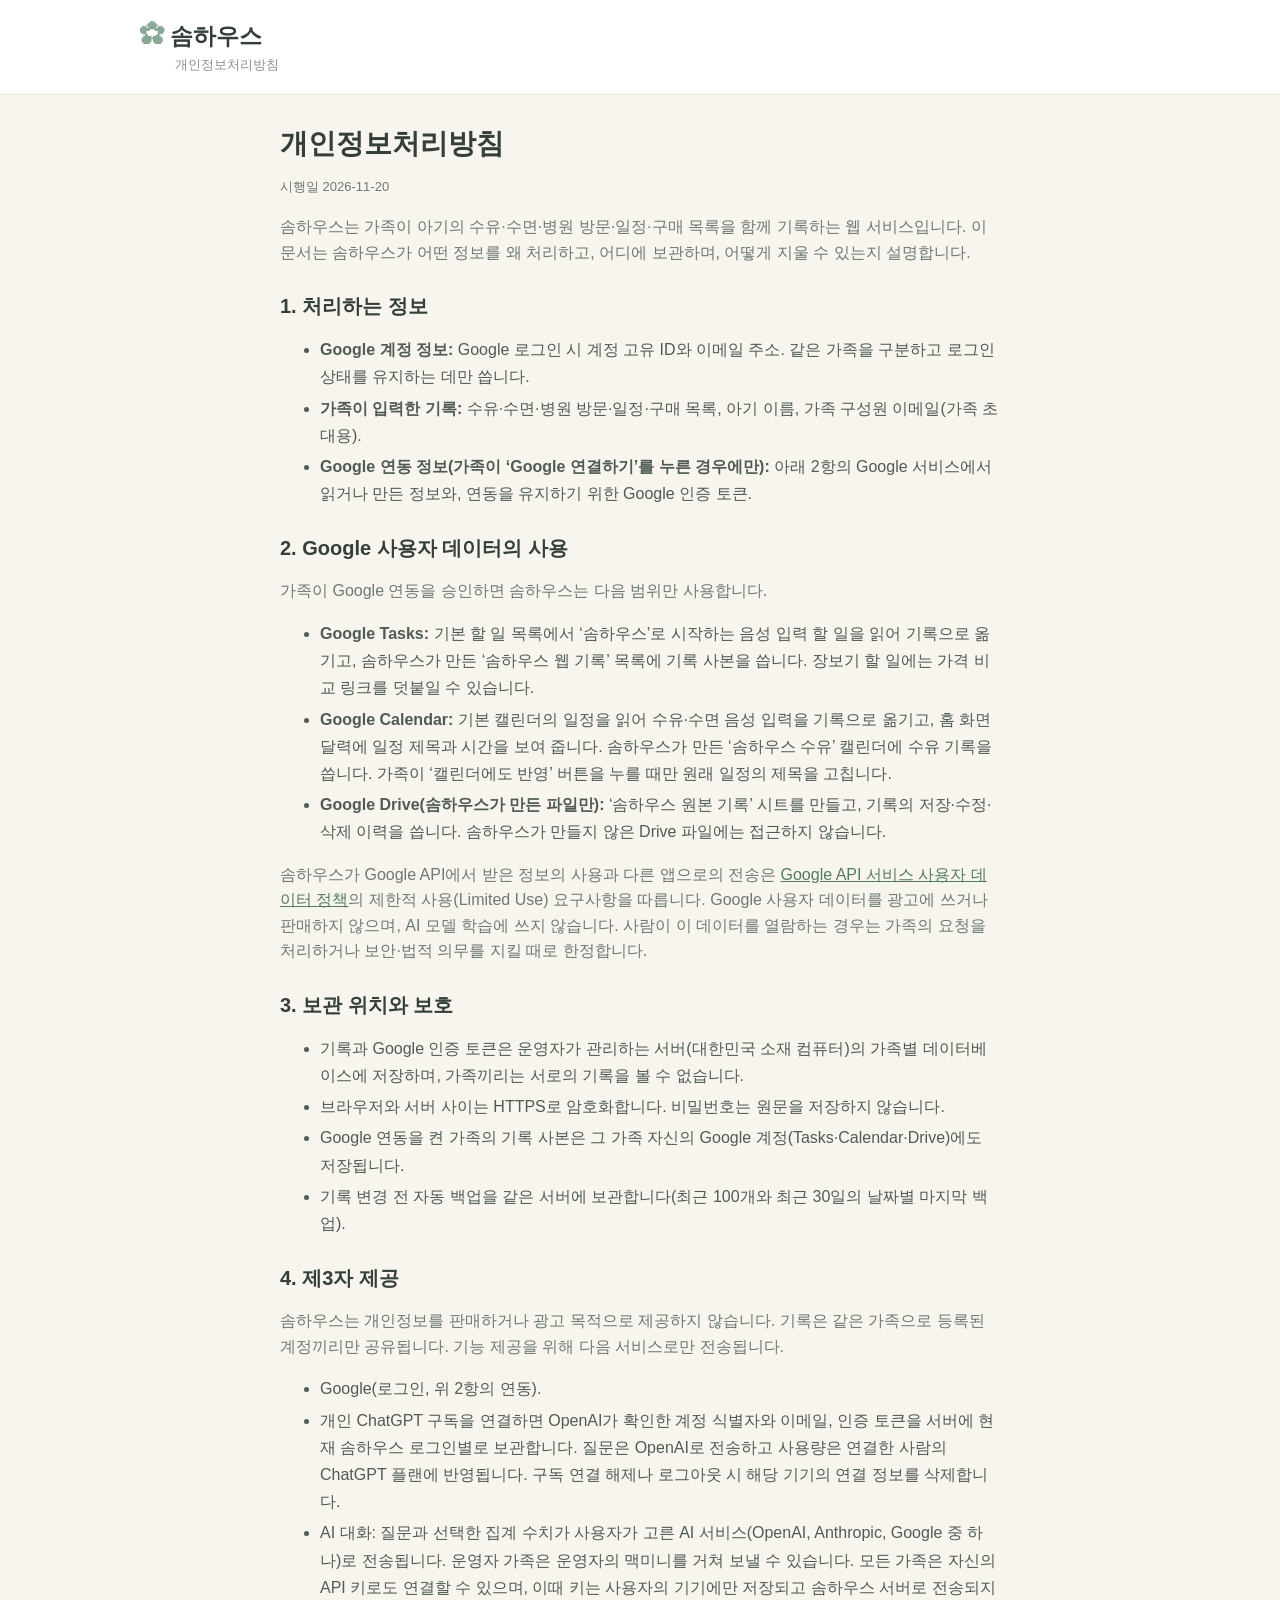
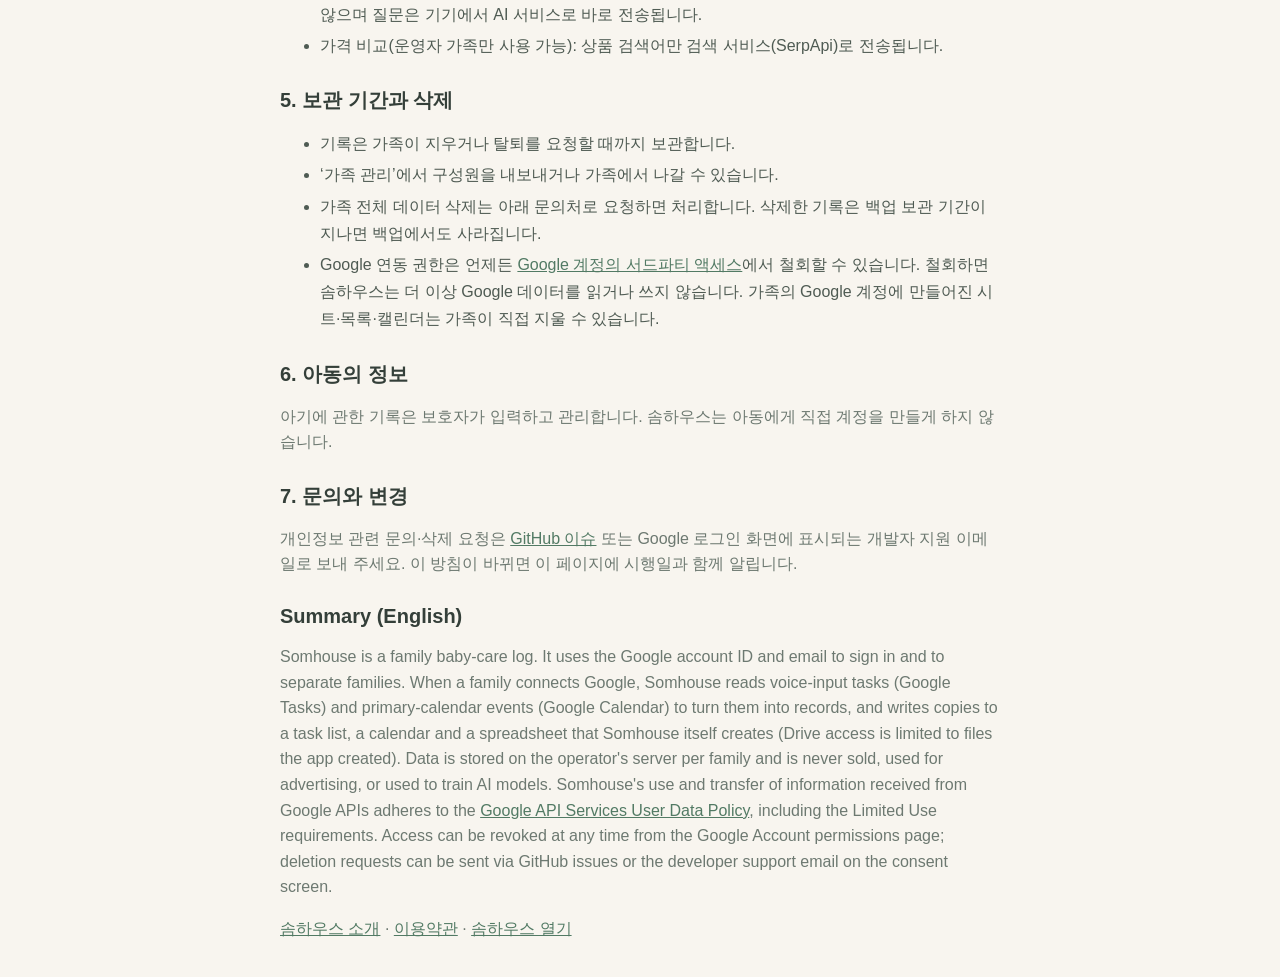
<file: privacy.html>
<!doctype html>
<html lang="ko">
<head><meta charset="utf-8"><meta name="viewport" content="width=device-width,initial-scale=1"><title>솜하우스 개인정보처리방침</title><link rel="stylesheet" href="style.css?v=policy-20261120"></head>
<body>
<header><div><span class="logo">✿</span> <strong>솜하우스</strong><small>개인정보처리방침</small></div></header>
<main class="policy">
<h1>개인정보처리방침</h1>
<p class="caption">시행일 2026-11-20</p>
<p>솜하우스는 가족이 아기의 수유·수면·병원 방문·일정·구매 목록을 함께 기록하는 웹 서비스입니다. 이 문서는 솜하우스가 어떤 정보를 왜 처리하고, 어디에 보관하며, 어떻게 지울 수 있는지 설명합니다.</p>

<h2>1. 처리하는 정보</h2>
<ul>
<li><strong>Google 계정 정보:</strong> Google 로그인 시 계정 고유 ID와 이메일 주소. 같은 가족을 구분하고 로그인 상태를 유지하는 데만 씁니다.</li>
<li><strong>가족이 입력한 기록:</strong> 수유·수면·병원 방문·일정·구매 목록, 아기 이름, 가족 구성원 이메일(가족 초대용).</li>
<li><strong>Google 연동 정보(가족이 ‘Google 연결하기’를 누른 경우에만):</strong> 아래 2항의 Google 서비스에서 읽거나 만든 정보와, 연동을 유지하기 위한 Google 인증 토큰.</li>
</ul>

<h2>2. Google 사용자 데이터의 사용</h2>
<p>가족이 Google 연동을 승인하면 솜하우스는 다음 범위만 사용합니다.</p>
<ul>
<li><strong>Google Tasks:</strong> 기본 할 일 목록에서 ‘솜하우스’로 시작하는 음성 입력 할 일을 읽어 기록으로 옮기고, 솜하우스가 만든 ‘솜하우스 웹 기록’ 목록에 기록 사본을 씁니다. 장보기 할 일에는 가격 비교 링크를 덧붙일 수 있습니다.</li>
<li><strong>Google Calendar:</strong> 기본 캘린더의 일정을 읽어 수유·수면 음성 입력을 기록으로 옮기고, 홈 화면 달력에 일정 제목과 시간을 보여 줍니다. 솜하우스가 만든 ‘솜하우스 수유’ 캘린더에 수유 기록을 씁니다. 가족이 ‘캘린더에도 반영’ 버튼을 누를 때만 원래 일정의 제목을 고칩니다.</li>
<li><strong>Google Drive(솜하우스가 만든 파일만):</strong> ‘솜하우스 원본 기록’ 시트를 만들고, 기록의 저장·수정·삭제 이력을 씁니다. 솜하우스가 만들지 않은 Drive 파일에는 접근하지 않습니다.</li>
</ul>
<p>솜하우스가 Google API에서 받은 정보의 사용과 다른 앱으로의 전송은 <a href="https://developers.google.com/terms/api-services-user-data-policy" target="_blank" rel="noopener noreferrer">Google API 서비스 사용자 데이터 정책</a>의 제한적 사용(Limited Use) 요구사항을 따릅니다. Google 사용자 데이터를 광고에 쓰거나 판매하지 않으며, AI 모델 학습에 쓰지 않습니다. 사람이 이 데이터를 열람하는 경우는 가족의 요청을 처리하거나 보안·법적 의무를 지킬 때로 한정합니다.</p>

<h2>3. 보관 위치와 보호</h2>
<ul>
<li>기록과 Google 인증 토큰은 운영자가 관리하는 서버(대한민국 소재 컴퓨터)의 가족별 데이터베이스에 저장하며, 가족끼리는 서로의 기록을 볼 수 없습니다.</li>
<li>브라우저와 서버 사이는 HTTPS로 암호화합니다. 비밀번호는 원문을 저장하지 않습니다.</li>
<li>Google 연동을 켠 가족의 기록 사본은 그 가족 자신의 Google 계정(Tasks·Calendar·Drive)에도 저장됩니다.</li>
<li>기록 변경 전 자동 백업을 같은 서버에 보관합니다(최근 100개와 최근 30일의 날짜별 마지막 백업).</li>
</ul>

<h2>4. 제3자 제공</h2>
<p>솜하우스는 개인정보를 판매하거나 광고 목적으로 제공하지 않습니다. 기록은 같은 가족으로 등록된 계정끼리만 공유됩니다. 기능 제공을 위해 다음 서비스로만 전송됩니다.</p>
<ul>
<li>Google(로그인, 위 2항의 연동).</li>
<li>개인 ChatGPT 구독을 연결하면 OpenAI가 확인한 계정 식별자와 이메일, 인증 토큰을 서버에 현재 솜하우스 로그인별로 보관합니다. 질문은 OpenAI로 전송하고 사용량은 연결한 사람의 ChatGPT 플랜에 반영됩니다. 구독 연결 해제나 로그아웃 시 해당 기기의 연결 정보를 삭제합니다.</li>
<li>AI 대화: 질문과 선택한 집계 수치가 사용자가 고른 AI 서비스(OpenAI, Anthropic, Google 중 하나)로 전송됩니다. 운영자 가족은 운영자의 맥미니를 거쳐 보낼 수 있습니다. 모든 가족은 자신의 API 키로도 연결할 수 있으며, 이때 키는 사용자의 기기에만 저장되고 솜하우스 서버로 전송되지 않으며 질문은 기기에서 AI 서비스로 바로 전송됩니다.</li>
<li>가격 비교(운영자 가족만 사용 가능): 상품 검색어만 검색 서비스(SerpApi)로 전송됩니다.</li>
</ul>

<h2>5. 보관 기간과 삭제</h2>
<ul>
<li>기록은 가족이 지우거나 탈퇴를 요청할 때까지 보관합니다.</li>
<li>‘가족 관리’에서 구성원을 내보내거나 가족에서 나갈 수 있습니다.</li>
<li>가족 전체 데이터 삭제는 아래 문의처로 요청하면 처리합니다. 삭제한 기록은 백업 보관 기간이 지나면 백업에서도 사라집니다.</li>
<li>Google 연동 권한은 언제든 <a href="https://myaccount.google.com/permissions" target="_blank" rel="noopener noreferrer">Google 계정의 서드파티 액세스</a>에서 철회할 수 있습니다. 철회하면 솜하우스는 더 이상 Google 데이터를 읽거나 쓰지 않습니다. 가족의 Google 계정에 만들어진 시트·목록·캘린더는 가족이 직접 지울 수 있습니다.</li>
</ul>

<h2>6. 아동의 정보</h2>
<p>아기에 관한 기록은 보호자가 입력하고 관리합니다. 솜하우스는 아동에게 직접 계정을 만들게 하지 않습니다.</p>

<h2>7. 문의와 변경</h2>
<p>개인정보 관련 문의·삭제 요청은 <a href="https://github.com/SsOoMmProject/somhouse/issues" target="_blank" rel="noopener noreferrer">GitHub 이슈</a> 또는 Google 로그인 화면에 표시되는 개발자 지원 이메일로 보내 주세요. 이 방침이 바뀌면 이 페이지에 시행일과 함께 알립니다.</p>

<h2 lang="en">Summary (English)</h2>
<p lang="en">Somhouse is a family baby-care log. It uses the Google account ID and email to sign in and to separate families. When a family connects Google, Somhouse reads voice-input tasks (Google Tasks) and primary-calendar events (Google Calendar) to turn them into records, and writes copies to a task list, a calendar and a spreadsheet that Somhouse itself creates (Drive access is limited to files the app created). Data is stored on the operator's server per family and is never sold, used for advertising, or used to train AI models. Somhouse's use and transfer of information received from Google APIs adheres to the <a href="https://developers.google.com/terms/api-services-user-data-policy" target="_blank" rel="noopener noreferrer">Google API Services User Data Policy</a>, including the Limited Use requirements. Access can be revoked at any time from the Google Account permissions page; deletion requests can be sent via GitHub issues or the developer support email on the consent screen.</p>
<p><a href="about.html">솜하우스 소개</a> · <a href="terms.html">이용약관</a> · <a href="./">솜하우스 열기</a></p>
</main>
</body></html>
</file>
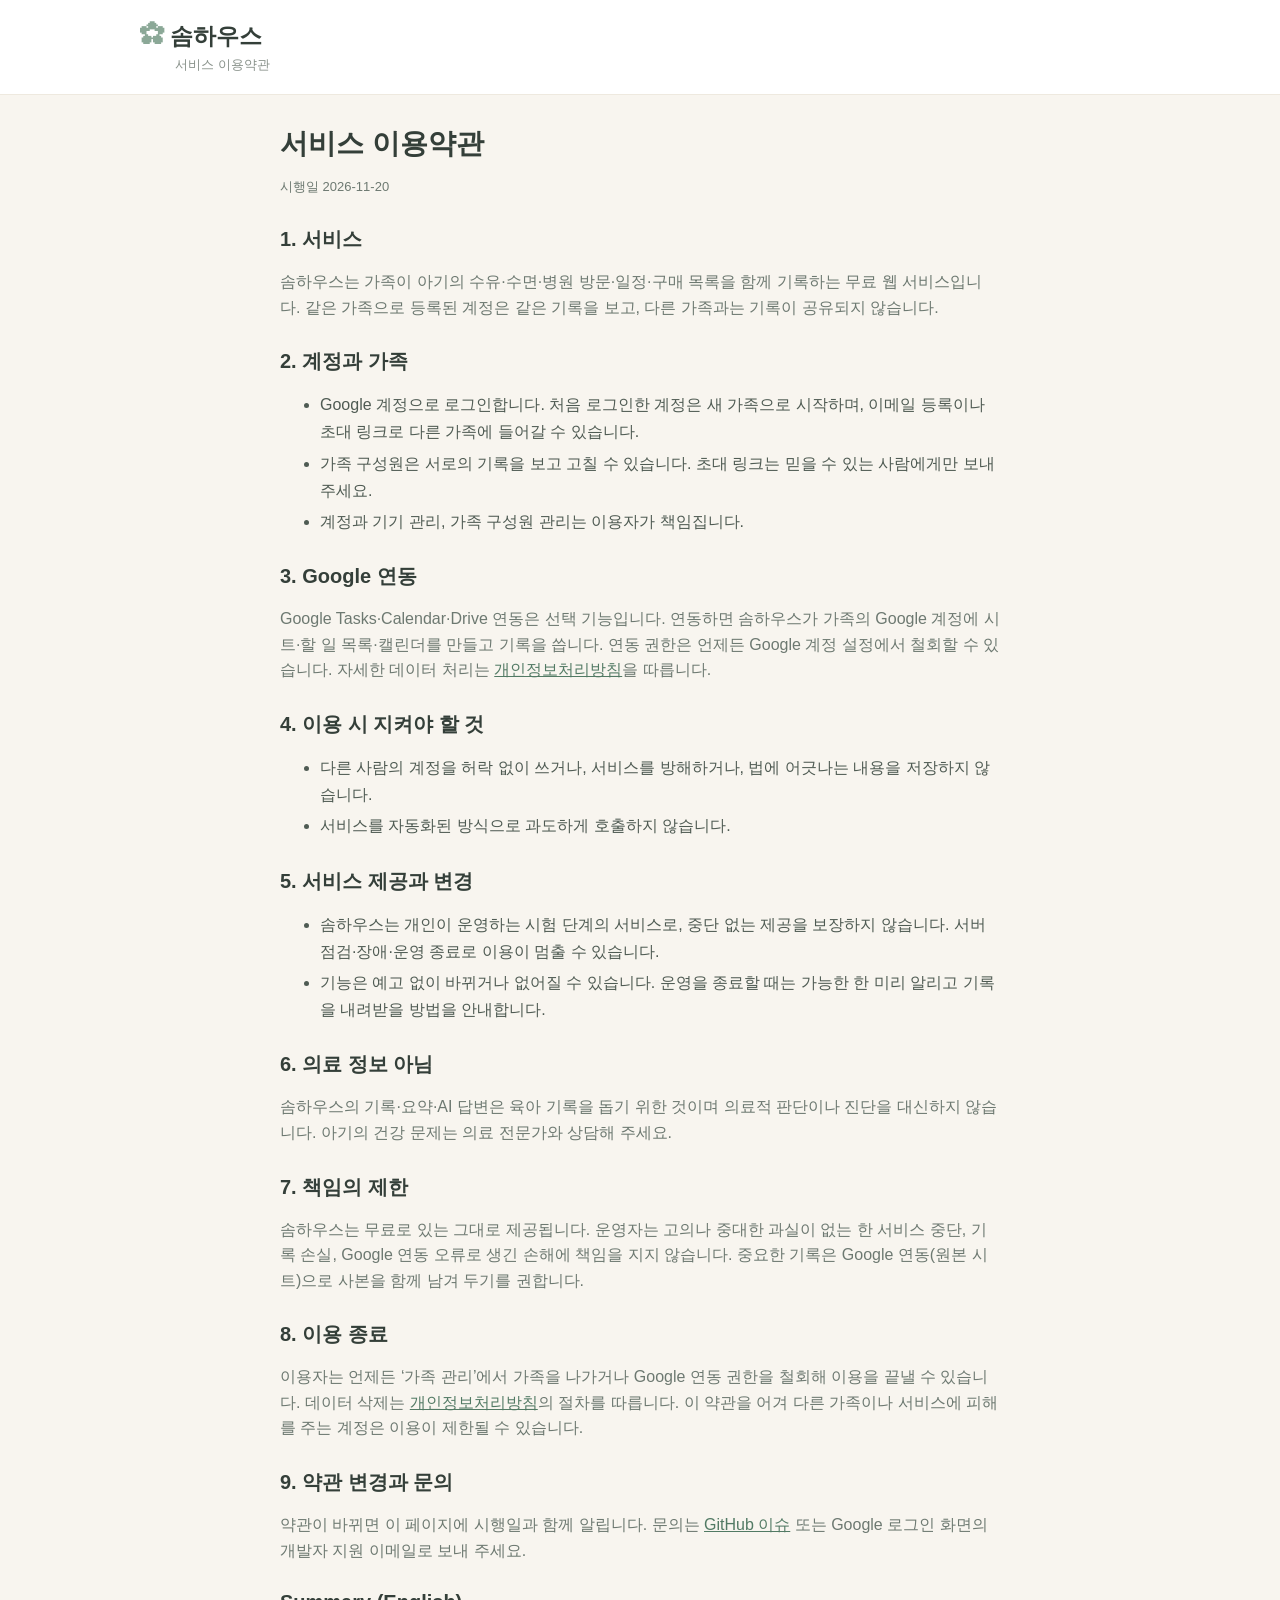
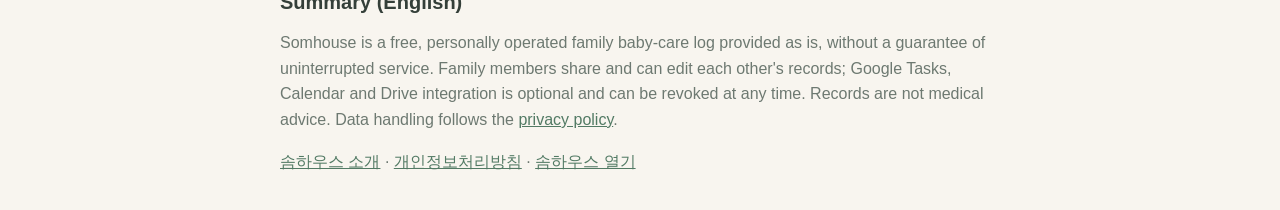
<file: terms.html>
<!doctype html>
<html lang="ko">
<head><meta charset="utf-8"><meta name="viewport" content="width=device-width,initial-scale=1"><title>솜하우스 서비스 이용약관</title><link rel="stylesheet" href="style.css?v=policy-20261120"></head>
<body>
<header><div><span class="logo">✿</span> <strong>솜하우스</strong><small>서비스 이용약관</small></div></header>
<main class="policy">
<h1>서비스 이용약관</h1>
<p class="caption">시행일 2026-11-20</p>

<h2>1. 서비스</h2>
<p>솜하우스는 가족이 아기의 수유·수면·병원 방문·일정·구매 목록을 함께 기록하는 무료 웹 서비스입니다. 같은 가족으로 등록된 계정은 같은 기록을 보고, 다른 가족과는 기록이 공유되지 않습니다.</p>

<h2>2. 계정과 가족</h2>
<ul>
<li>Google 계정으로 로그인합니다. 처음 로그인한 계정은 새 가족으로 시작하며, 이메일 등록이나 초대 링크로 다른 가족에 들어갈 수 있습니다.</li>
<li>가족 구성원은 서로의 기록을 보고 고칠 수 있습니다. 초대 링크는 믿을 수 있는 사람에게만 보내 주세요.</li>
<li>계정과 기기 관리, 가족 구성원 관리는 이용자가 책임집니다.</li>
</ul>

<h2>3. Google 연동</h2>
<p>Google Tasks·Calendar·Drive 연동은 선택 기능입니다. 연동하면 솜하우스가 가족의 Google 계정에 시트·할 일 목록·캘린더를 만들고 기록을 씁니다. 연동 권한은 언제든 Google 계정 설정에서 철회할 수 있습니다. 자세한 데이터 처리는 <a href="privacy.html">개인정보처리방침</a>을 따릅니다.</p>

<h2>4. 이용 시 지켜야 할 것</h2>
<ul>
<li>다른 사람의 계정을 허락 없이 쓰거나, 서비스를 방해하거나, 법에 어긋나는 내용을 저장하지 않습니다.</li>
<li>서비스를 자동화된 방식으로 과도하게 호출하지 않습니다.</li>
</ul>

<h2>5. 서비스 제공과 변경</h2>
<ul>
<li>솜하우스는 개인이 운영하는 시험 단계의 서비스로, 중단 없는 제공을 보장하지 않습니다. 서버 점검·장애·운영 종료로 이용이 멈출 수 있습니다.</li>
<li>기능은 예고 없이 바뀌거나 없어질 수 있습니다. 운영을 종료할 때는 가능한 한 미리 알리고 기록을 내려받을 방법을 안내합니다.</li>
</ul>

<h2>6. 의료 정보 아님</h2>
<p>솜하우스의 기록·요약·AI 답변은 육아 기록을 돕기 위한 것이며 의료적 판단이나 진단을 대신하지 않습니다. 아기의 건강 문제는 의료 전문가와 상담해 주세요.</p>

<h2>7. 책임의 제한</h2>
<p>솜하우스는 무료로 있는 그대로 제공됩니다. 운영자는 고의나 중대한 과실이 없는 한 서비스 중단, 기록 손실, Google 연동 오류로 생긴 손해에 책임을 지지 않습니다. 중요한 기록은 Google 연동(원본 시트)으로 사본을 함께 남겨 두기를 권합니다.</p>

<h2>8. 이용 종료</h2>
<p>이용자는 언제든 ‘가족 관리’에서 가족을 나가거나 Google 연동 권한을 철회해 이용을 끝낼 수 있습니다. 데이터 삭제는 <a href="privacy.html">개인정보처리방침</a>의 절차를 따릅니다. 이 약관을 어겨 다른 가족이나 서비스에 피해를 주는 계정은 이용이 제한될 수 있습니다.</p>

<h2>9. 약관 변경과 문의</h2>
<p>약관이 바뀌면 이 페이지에 시행일과 함께 알립니다. 문의는 <a href="https://github.com/SsOoMmProject/somhouse/issues" target="_blank" rel="noopener noreferrer">GitHub 이슈</a> 또는 Google 로그인 화면의 개발자 지원 이메일로 보내 주세요.</p>

<h2 lang="en">Summary (English)</h2>
<p lang="en">Somhouse is a free, personally operated family baby-care log provided as is, without a guarantee of uninterrupted service. Family members share and can edit each other's records; Google Tasks, Calendar and Drive integration is optional and can be revoked at any time. Records are not medical advice. Data handling follows the <a href="privacy.html">privacy policy</a>.</p>
<p><a href="about.html">솜하우스 소개</a> · <a href="privacy.html">개인정보처리방침</a> · <a href="./">솜하우스 열기</a></p>
</main>
</body></html>
</file>
<file: style.css>
:root{font-family:-apple-system,BlinkMacSystemFont,'Apple SD Gothic Neo',sans-serif;color:#343f39;background:#f8f5ef;font-size:16px}*{box-sizing:border-box}body{margin:0}header{background:#fff;padding:20px max(20px,calc((100% - 1000px)/2));border-bottom:1px solid #eee9df}header strong{font-size:23px}header small{display:block;color:#89928b;margin:4px 0 0 35px}.logo{color:#8ba897;font-size:26px}main{max-width:1040px;margin:auto;padding:20px}nav{display:flex;gap:8px;overflow-x:auto;padding-bottom:12px}button,.button{border:0;background:#587b68;color:white;border-radius:12px;padding:13px 17px;font:inherit;font-weight:600;cursor:pointer;min-height:48px;display:inline-flex;align-items:center;justify-content:center;white-space:nowrap}nav button{background:#edece5;color:#58665c}nav button.active{background:#587b68;color:white}.secondary{background:#edf1ed;color:#4d6b59}.plain{background:none;color:#536158;padding:8px}h1{font-size:28px;margin:10px 0}h2{font-size:20px;margin:0 0 14px}p{line-height:1.6;color:#6d7971}.intro{margin-bottom:24px}.heading{display:flex;align-items:center;justify-content:space-between;gap:12px;margin:22px 0 14px}.heading h2{margin:0}.grid{display:grid;grid-template-columns:repeat(auto-fit,minmax(250px,1fr));gap:14px}.card,aside,.item{background:white;border:1px solid #e9e9e0;border-radius:18px;padding:20px}.card{min-height:150px}.item{margin-bottom:10px}.item strong{font-size:18px}.item p{margin:7px 0;white-space:pre-wrap;overflow-wrap:anywhere}.item .actions{justify-content:flex-start;margin-top:10px;flex-wrap:wrap}.item button,.item a{min-height:40px;padding:8px 12px;font-size:14px}.empty{color:#89928b}.badge{font-size:13px;color:#62816d;background:#edf4ee;padding:5px 9px;border-radius:30px}aside{margin:35px 0 80px;background:#f0f3ed}aside p{font-size:14px}dialog{border:0;border-radius:20px;padding:24px;width:min(94%,520px);max-height:90vh}dialog::backdrop{background:#25372b80}.formhead{display:flex;justify-content:space-between;align-items:center}label.field{display:block;font-weight:600;margin:15px 0}input,select,textarea{display:block;width:100%;border:1px solid #ccd6cd;border-radius:10px;padding:12px;margin-top:7px;font:inherit;background:white;color:#303a33;min-height:48px}textarea{min-height:90px}.actions{display:flex;justify-content:flex-end;gap:8px;margin-top:20px}a{color:#527a64} @media(max-width:600px){main{padding:16px}header{padding:16px}nav{position:sticky;top:0;background:#f8f5ef;z-index:2}h1{font-size:25px}.grid{grid-template-columns:1fr}.card{min-height:0}}
.storage-warning{background:#fff2e4;border:1px solid #b7783d;color:#573b23;border-radius:16px;padding:18px 20px;margin-bottom:20px}.storage-warning p{color:#654b36;margin:8px 0 0}

.quick{display:flex;gap:8px;flex-wrap:wrap;margin-bottom:14px}.heading .quick{margin:0}.daily{margin:20px 0;background:#f1f5ee}.summary-grid{display:grid;grid-template-columns:repeat(3,1fr);gap:20px}.summary-grid strong{font-size:22px;overflow-wrap:anywhere}.summary-grid p{font-size:14px;margin:8px 0}.caption{font-size:13px;line-height:1.7}.filters{display:flex;align-items:end;flex-wrap:wrap;gap:10px;padding:16px;background:#eeeee7;border-radius:14px;margin-bottom:20px}.filters label{flex:1;min-width:140px;font-size:14px;font-weight:600}.filters input,.filters select{min-height:44px}.item strong{overflow-wrap:anywhere}.heading{flex-wrap:wrap}button:disabled{opacity:.5;cursor:not-allowed}button:focus-visible,a:focus-visible,input:focus-visible,select:focus-visible{outline:3px solid #ac7657;outline-offset:3px}#notice.visible{position:fixed;bottom:15px;left:15px;right:15px;max-width:700px;margin:auto;padding:15px;background:#fff2e4;border:1px solid #b7783d;border-radius:12px;z-index:5}@media(max-width:600px){.summary-grid{grid-template-columns:1fr;gap:10px}.summary-grid>div{border-bottom:1px solid #dce4d8;padding-bottom:10px}.summary-grid strong{font-size:20px}.filters label{min-width:120px}}
.connection{margin:8px 0 22px;min-height:0}.connection .heading{margin:0}.connection h2{margin:0;font-size:18px}.connection form{max-width:480px}.connection [hidden]{display:none!important}.connection #connection-status{margin-bottom:0}.connection #connection-details{margin-top:18px}button:disabled{cursor:wait}.connection .quick{margin-top:16px}
[hidden]{display:none!important}
.account-actions{display:flex;flex-wrap:wrap;gap:8px}
#ai-fields{border:0;margin:0;padding:0;min-width:0}
.ai-providers{display:grid;gap:8px;margin:4px 0 6px}.ai-provider{border:1px solid #e9e9e0;border-radius:14px;background:#fff}.ai-provider[open]{border-color:#b9cbbf;background:#f7faf6}.ai-provider summary{cursor:pointer;min-height:48px;display:flex;align-items:center;gap:8px;padding:0 14px;list-style:none}.ai-provider summary::-webkit-details-marker{display:none}.ai-provider summary::after{content:'▸';margin-left:6px;color:#89928b}.ai-provider[open] summary::after{content:'▾'}.ai-provider summary .caption{color:#89928b}.ai-provider summary .badge{margin-left:auto}.ai-provider .badge.off{color:#89928b;background:#f1f1ec}.ai-provider .body{padding:0 14px 12px}.ai-provider .body p{margin:4px 0}.ai-pick{display:flex;align-items:center;gap:10px;font-weight:600;min-height:44px;cursor:pointer}.ai-pick input{width:22px;height:22px;min-height:0;margin:0;flex:none}.ai-provider .field{margin:10px 0 4px}.ai-provider .actions{justify-content:flex-start;margin-top:8px}.ai-provider .body{overflow-wrap:anywhere}.ai-admin{margin-top:8px}.ai-admin summary{cursor:pointer;font-size:14px;color:#536158;min-height:40px;display:flex;align-items:center}
.ai-provider a.button{text-decoration:none}.ai-provider code{font-size:13px;background:#eeeee7;border-radius:6px;padding:2px 6px;overflow-wrap:anywhere}
#ai-result{margin-top:14px}
#ai-asked,#ai-answer{white-space:pre-wrap;overflow-wrap:anywhere}
#ai-answer{color:inherit}

.stats-period {margin-block: .75rem;}
.stats-period button[aria-pressed="true"] {outline: 2px solid currentColor; outline-offset: -2px;}
.stats-table {width: 100%; border-collapse: collapse; font-variant-numeric: tabular-nums;}
.stats-table th, .stats-table td {padding: .55rem .3rem; border-bottom: 1px solid #e7ddd2; text-align: left;}
.stats-table th:last-child, .stats-table td:last-child {width: 31%;}
.stats-bar {height: .65rem; background: #efe6dc; border-radius: .4rem; overflow: hidden;}
.stats-bar span {display: block; height: 100%; background: #815442; border-radius: inherit;}
.repeat{margin:6px 0 4px}.repeat h2{margin:0 0 10px}
#google-status details{margin-top:6px}#google-status summary{cursor:pointer;min-height:40px;display:flex;align-items:center;color:#536158}
.voice-help{margin:0 0 14px;font-size:14px;color:#536158}.voice-help summary{cursor:pointer;min-height:44px;display:flex;align-items:center;gap:6px;font-weight:600;list-style:none;padding:0 12px;border:1px solid #dfe6df;border-radius:12px;background:#fff}.voice-help summary::-webkit-details-marker{display:none}.voice-help summary::after{content:'▸';margin-left:auto}.voice-help[open] summary::after{content:'▾'}.voice-help summary .caption{font-weight:400}.voice-help ul{margin:4px 0 0;padding-left:20px;line-height:1.7}
.badge.warn{color:#8a5a2b;background:#fdf1e2}.confirm-box{margin:0 0 20px;min-height:0;background:#fff8ee;border-color:#ecd9bd}.confirm-row{border-top:1px solid #ecd9bd;padding:10px 0}.confirm-row p{margin:0 0 8px}.confirm-row .quick{margin:0}
.summary-cards{display:grid;grid-template-columns:repeat(2,1fr);gap:10px;margin:14px 0}.summary-card{background:#fff;border:1px solid #e9e9e0;border-radius:14px;padding:12px 14px}.summary-card p{margin:0 0 4px;font-size:14px;font-weight:600}.summary-card strong{font-size:17px}.cal-nav{display:flex;align-items:center;justify-content:space-between}.cal-nav h2{margin:0}.cal-nav button{font-size:24px;min-width:48px}.cal-grid{display:grid;grid-template-columns:repeat(7,1fr);gap:4px;margin-top:10px}.cal-head{text-align:center;font-size:12px;color:#89928b;padding:4px 0}.cal-head:first-child{color:#b5574b}.cal-day{display:flex;flex-direction:column;align-items:center;justify-content:flex-start;gap:1px;min-height:58px;padding:4px 2px;border-radius:10px;background:#f6f6f1;color:#343f39;font-size:11px;font-weight:500;white-space:normal}.cal-day.empty{background:none}.cal-day .num{font-size:13px;font-weight:700}.cal-day.has{background:#e3ede5}.cal-day.today{outline:2px solid #587b68}.cal-day.selected{background:#587b68;color:#fff}.cal-detail{margin-top:14px;border-top:1px solid #e9e9e0;padding-top:10px}.cal-detail h3{font-size:16px;margin:0 0 6px}.cal-detail p{margin:4px 0}@media(max-width:600px){.cal-day{min-height:52px;font-size:10px}}
.cal-day .mark{display:block;line-height:1.25;white-space:nowrap;overflow:hidden;text-overflow:ellipsis;max-width:100%}.cal-day.selected .mark{color:#fff}.legend{margin:6px 0 0}.cal-detail h4{margin:12px 0 4px;font-size:15px}.cal-detail .small{min-height:32px;padding:2px 8px;font-size:13px}.who{display:inline-block;font-size:12px;padding:2px 8px;border-radius:20px;background:#edf1ed;color:#4d6b59;vertical-align:middle}.who-엄마{background:#fbe9ef;color:#9a3f5f}.who-아빠{background:#e6eefb;color:#2f5a9a}.who-아기{background:#fff4d9;color:#8a6414}.latest{margin:4px 0 14px}.dashboard-calendar{margin-bottom:20px}
#dashboard .dashboard-calendar{margin:0 0 14px}.cal-day .mark.gcal{color:#2f5a9a}.cal-day.selected .mark.gcal{color:#fff}
.cal-day.red .num{color:#c0392b}.cal-day.selected.red .num{color:#fff}.cal-day .holiday{display:block;font-size:10px;color:#c0392b;line-height:1.2;white-space:nowrap;overflow:hidden;text-overflow:ellipsis;max-width:100%}.cal-day.selected .holiday{color:#fff}.holiday-name{color:#c0392b}.badge.gcal{background:#e6eefb;color:#2f5a9a}
.summary-card .sleep-line{display:block;font-size:14px;font-weight:600;color:#5a5f8a;margin-top:2px}.cal-day .mark.sleep{color:#5a5f8a}.cal-day.selected .mark.sleep{color:#fff}

.now-card{display:grid;grid-template-columns:1fr 1fr;gap:10px;margin:0 0 16px}.now-card>div{background:#fff;border:1px solid #e9e9e0;border-radius:16px;padding:14px}.now-card p{margin:0 0 4px;font-size:14px;font-weight:600}.now-card strong{display:block;font-size:22px;color:#2f4a3b}.now-card span{display:block;font-size:13px;color:#6d7971;margin-top:4px}.list-head{font-size:16px;margin:16px 0 10px}details.past{margin-top:16px}details.past summary{cursor:pointer;font-weight:600;color:#536158;padding:10px 0;min-height:44px}#dashboard .dashboard-calendar{margin-top:4px}
.now-card .sleep-toggle{margin-top:10px;width:100%;min-height:44px;padding:8px 10px;font-size:15px}.now-card .sleep-toggle.wake{background:#c9873b}

/* Review round 2 */
nav button{display:inline-flex;gap:6px}nav .ic{font-size:16px}
#connection.compact{padding:10px 14px;min-height:0;margin-bottom:12px}#connection.compact .heading{margin:0}#connection.compact h2{font-size:15px}#connection.compact .account-actions button{min-height:36px;padding:4px 8px;font-size:13px}#connection.compact #connection-status{font-size:13px;margin:2px 0 0;line-height:1.4}
.item.tappable{cursor:pointer;position:relative}.item.tappable:active{background:#f3f6f2}.item.done{opacity:.65}.item .done-toggle{float:right;min-height:40px;padding:6px 12px;font-size:14px;margin:0 0 6px 8px}
.badge.dday{background:#eef0e6;color:#5c6b3a;margin-left:4px}.badge.dday.soon{background:#fde7d6;color:#9a4f12}.badge.warn{background:#fdecd2;color:#8a5a10}
.day-group{margin-bottom:14px}.day-head{position:sticky;top:0;z-index:1;background:#f8f5ef;margin:0;padding:10px 2px;font-size:16px;display:flex;flex-wrap:wrap;gap:4px 10px;align-items:baseline}.day-head span{font-size:13px;font-weight:500;color:#6d7971}.more{width:100%}
.amount-row{display:flex;gap:8px;align-items:center;margin-top:7px}.amount-row input{margin:0;flex:1;text-align:center;font-size:20px;font-weight:700}.amount-row .unit{min-width:24px;font-weight:700;color:#4d6b59}.amount-row .step{min-width:64px;padding:8px}
.danger{background:#fbe9e7;color:#a2392b;margin-right:auto}
.confirm-box h3{font-size:16px;margin:14px 0 4px}.confirm-box h2{margin-bottom:6px}.section-head{font-size:18px;margin:22px 0 0}.summary-card .average{display:block;font-size:13px;color:#6d7971;margin-top:2px}
.google-footer{margin:18px 0 8px;font-size:14px;color:#536158}.google-footer summary{cursor:pointer;padding:8px 0;min-height:40px}.google-footer ul{padding-left:18px}
@media(max-width:600px){
 nav{position:fixed;top:auto;bottom:0;left:0;right:0;z-index:5;background:#fff;border-top:1px solid #e3e1d8;padding:4px 4px calc(4px + env(safe-area-inset-bottom));gap:2px;overflow:visible;justify-content:space-between}
 nav button{flex:1;flex-direction:column;gap:0;min-height:54px;padding:4px 0;font-size:12px;background:none;border-radius:10px}nav .ic{font-size:20px;line-height:1.2}nav button.active{background:#e7efe9;color:#2f4a3b}
 main{padding-bottom:96px}
}
.cal-grid{grid-template-columns:repeat(7,minmax(0,1fr))}.cal-day{min-width:0;overflow:hidden}
@media(max-width:600px){.cal-day .mark{font-size:9px;letter-spacing:-.3px}}

#google-login-box{margin:4px 0 12px}.google-login{width:100%;background:#fff;color:#2d3a33;border:1px solid #cfd6cf;font-size:17px}.google-login::before{content:"G";font-weight:800;color:#4285f4;margin-right:10px;font-size:19px}#password-login summary{cursor:pointer;color:#536158;padding:8px 0;min-height:40px}
#family-dialog h3{font-size:16px;margin:18px 0 6px}#family-dialog ul{list-style:none;padding:0;margin:0}#family-dialog li{display:flex;justify-content:space-between;align-items:center;gap:8px;padding:8px 0;border-bottom:1px solid #f0eee8;overflow-wrap:anywhere}#family-dialog li button{min-height:36px;padding:4px 10px;font-size:13px}#family-dialog form{display:flex;gap:8px;align-items:flex-end;margin-top:12px}#family-dialog form input{margin-top:0}.invite-link{display:flex;gap:8px;align-items:center;margin-top:8px}.invite-link input{margin-top:0;font-size:13px}
.policy{max-width:760px}.policy h2{margin:28px 0 8px}.policy li{line-height:1.7;color:#4f5b53;margin:4px 0}.policy .actions{gap:10px;flex-wrap:wrap}.policy .button{text-decoration:none}.legal-links{font-size:13px;margin-top:6px}
.now-card .diaper-tile{grid-column:1/-1}.tile-actions{display:flex;gap:6px;flex-wrap:wrap;margin-top:10px}.tile-actions button,button.small{min-height:40px;padding:6px 10px;font-size:14px}.now-card .guess{color:#8a6a2f}.timer-box{margin-top:10px;background:#f6efe2;border-radius:12px;padding:8px 10px}.timer-box p{margin:0}.timer-head{font-size:15px}.timer-head b{font-size:18px;color:#7a4f1d}
.handoff{background:#fff;border:1px solid #e9e9e0;border-radius:16px;padding:10px 14px;margin:-6px 0 16px}.handoff p{margin:4px 0;font-size:14px;color:#4f5b53}.handoff .memo{font-size:15px;color:#2f4a3b}
#toast{position:fixed;left:50%;transform:translateX(-50%);bottom:88px;z-index:20;display:flex;align-items:center;gap:6px;width:min(94vw,520px);background:#2f4a3b;color:#fff;border-radius:14px;padding:8px 10px 8px 14px;box-shadow:0 6px 20px #0003;font-size:14px}#toast[hidden]{display:none}#toast span{flex:1}#toast .plain{color:#ffe7b8;min-height:36px}
.pattern .caption .lg{display:inline-block;width:12px;height:8px;border-radius:3px;margin:0 3px 0 8px;vertical-align:middle}.lg.sleep{background:#7c9cc4}.lg.feed{background:#d98b3a;border-radius:50%;width:8px}.lg.diaper{background:#8a6b4f;border-radius:50%;width:8px}
.pt-row{display:flex;align-items:center;gap:8px;margin:6px 0}.pt-day{width:52px;font-size:13px;color:#6d7971;flex:none}.pt-track{position:relative;flex:1;height:26px;background:repeating-linear-gradient(90deg,#f3f1ea 0 calc(25% - 1px),#e2ded3 calc(25% - 1px) 25%);border-radius:6px}
.pt-track button{position:absolute;padding:0;min-height:0;border:0;cursor:pointer}.pt-sleep{top:4px;height:18px;background:#7c9cc4;border-radius:4px}.pt-sleep.open{background:repeating-linear-gradient(45deg,#7c9cc4 0 4px,#a9bfdc 4px 8px)}
.pt-feed,.pt-diaper{width:10px;height:10px;border-radius:50%;margin-left:-5px}.pt-feed{top:3px;background:#d98b3a}.pt-diaper{bottom:3px;background:#8a6b4f}.pt-empty{position:absolute;left:8px;top:4px;font-size:12px;color:#a3aaa5}
.pt-axis{position:relative;height:18px;margin-left:60px;font-size:11px;color:#89928b}.pt-axis span{position:absolute;transform:translateX(-50%)}
.ai-chat{min-height:0}.ai-log{display:flex;flex-direction:column;gap:10px;max-height:60vh;overflow-y:auto;margin:0 -4px 6px;padding:0 4px;overscroll-behavior:contain}.ai-log:empty{display:none}.ai-msg{max-width:88%;padding:10px 14px;border-radius:16px;white-space:pre-wrap;overflow-wrap:anywhere;line-height:1.55}.ai-msg.me{align-self:flex-end;background:#587b68;color:#fff;border-bottom-right-radius:4px}.ai-msg.bot{align-self:flex-start;background:#f1f3ee;color:#343f39;border-bottom-left-radius:4px}.ai-msg .ai-who{display:block;font-size:12px;color:#89928b;margin-bottom:2px;white-space:normal}.ai-msg.wait{color:#89928b}.ai-chat #ai-status{margin:4px 0 0}.ai-chat .field{margin:8px 0}.ai-chat .actions{margin-top:8px;align-items:center}.ai-chat>.caption{font-size:13px;margin:10px 0 0}.ai-manage{margin-top:14px;min-height:0}.ai-manage h2{font-size:17px;margin:0 0 10px}
.ai-follow{display:flex;flex-wrap:wrap;align-items:center;gap:4px 10px;font-weight:600;margin:6px 0;cursor:pointer}.ai-follow input{width:22px;height:22px;min-height:0;margin:0;flex:none}.ai-follow .caption{flex-basis:100%;font-weight:400;font-size:13px;color:#89928b;padding-left:32px}
.ai-help{min-height:0;margin-bottom:14px;background:#fbfcf9;border-color:#d8e3d9}.ai-help h2{font-size:17px;margin:0 0 4px}.ai-help textarea{min-height:64px}.ai-help-actions{align-items:center;flex-wrap:wrap;margin-top:8px}.ai-photo{display:inline-flex;align-items:center;min-height:44px;padding:0 12px;border-radius:12px;background:#edf1ed;color:#4d6b59;font-weight:600;cursor:pointer;margin-right:auto}.ai-photo input{position:absolute;width:1px;height:1px;opacity:0;min-height:0;padding:0;margin:0}.ai-proposal{border-top:1px solid #e9e9e0;padding:10px 0}.ai-proposal p{margin:0}.ai-proposal .actions{justify-content:flex-start;margin-top:6px}.ai-proposal .badge{display:inline-block;margin-top:4px}
.ai-summary-text{white-space:pre-wrap;color:#343f39;line-height:1.7;margin:8px 0 2px}
.alarm-card{min-height:0;margin-bottom:14px}.alarm-card h2{font-size:17px;margin:0 0 4px}.alarm-times{display:flex;flex-wrap:wrap;gap:6px;margin:8px 0}.alarm-times .badge{font-size:14px;font-weight:600}.alarm-times small{font-weight:400;color:#89928b}
.alarm-card h3{font-size:15px;margin:14px 0 2px}
.checks-card{min-height:0;margin-bottom:14px;background:#fffaf2;border-color:#ecd9bd}.checks-card h2{font-size:17px;margin:0 0 4px}.check-row{border-top:1px solid #ecd9bd;padding:10px 0}.check-row p{margin:0}.check-row .actions{justify-content:flex-start;margin-top:6px}
.report-link{justify-content:flex-start;margin:0 0 12px}.report .card{min-height:0;margin-bottom:12px}.report-list{margin:0;padding-left:18px;line-height:1.7}.report-table small{color:#89928b}
@media print{header,nav,#connection,#dashboard,#ai-panel,#toast,.no-print,.report-link{display:none!important}main{padding:0;max-width:none}.card{border:1px solid #ccc;break-inside:avoid}body{background:#fff}}
.ai-guess{margin:6px 0 0;padding:8px 10px;border-radius:10px;background:#f3f7f2;color:#343f39}
.stock-card{min-height:0;margin-bottom:14px}.stock-card h2{font-size:17px;margin:0 0 4px}.stock-card p{margin:6px 0}.stock-fields{display:grid;grid-template-columns:1fr 1fr;gap:0 10px}.stock-fields .field{margin:8px 0}.stock-card .actions{justify-content:flex-start;flex-wrap:wrap;margin-top:8px}.stock-due{display:flex;align-items:center;justify-content:space-between;gap:10px;background:#fff4e5;border-radius:12px;padding:10px 12px;margin:8px 0}
.alarm-head{display:flex;width:100%;align-items:center;gap:10px;background:none;color:inherit;padding:0;min-height:40px;justify-content:flex-start;font-weight:400}.alarm-head strong{font-size:17px}.alarm-head span:last-child{margin-left:auto;color:#89928b}.alarm-card.folded{padding:12px 20px}.stock-row{border-top:1px solid #e9e9e0;padding:10px 0}.stock-row p{margin:0}.stock-row b{color:#4d6b59}.stock-row .actions{justify-content:flex-start;flex-wrap:wrap;margin-top:6px}
</file>
